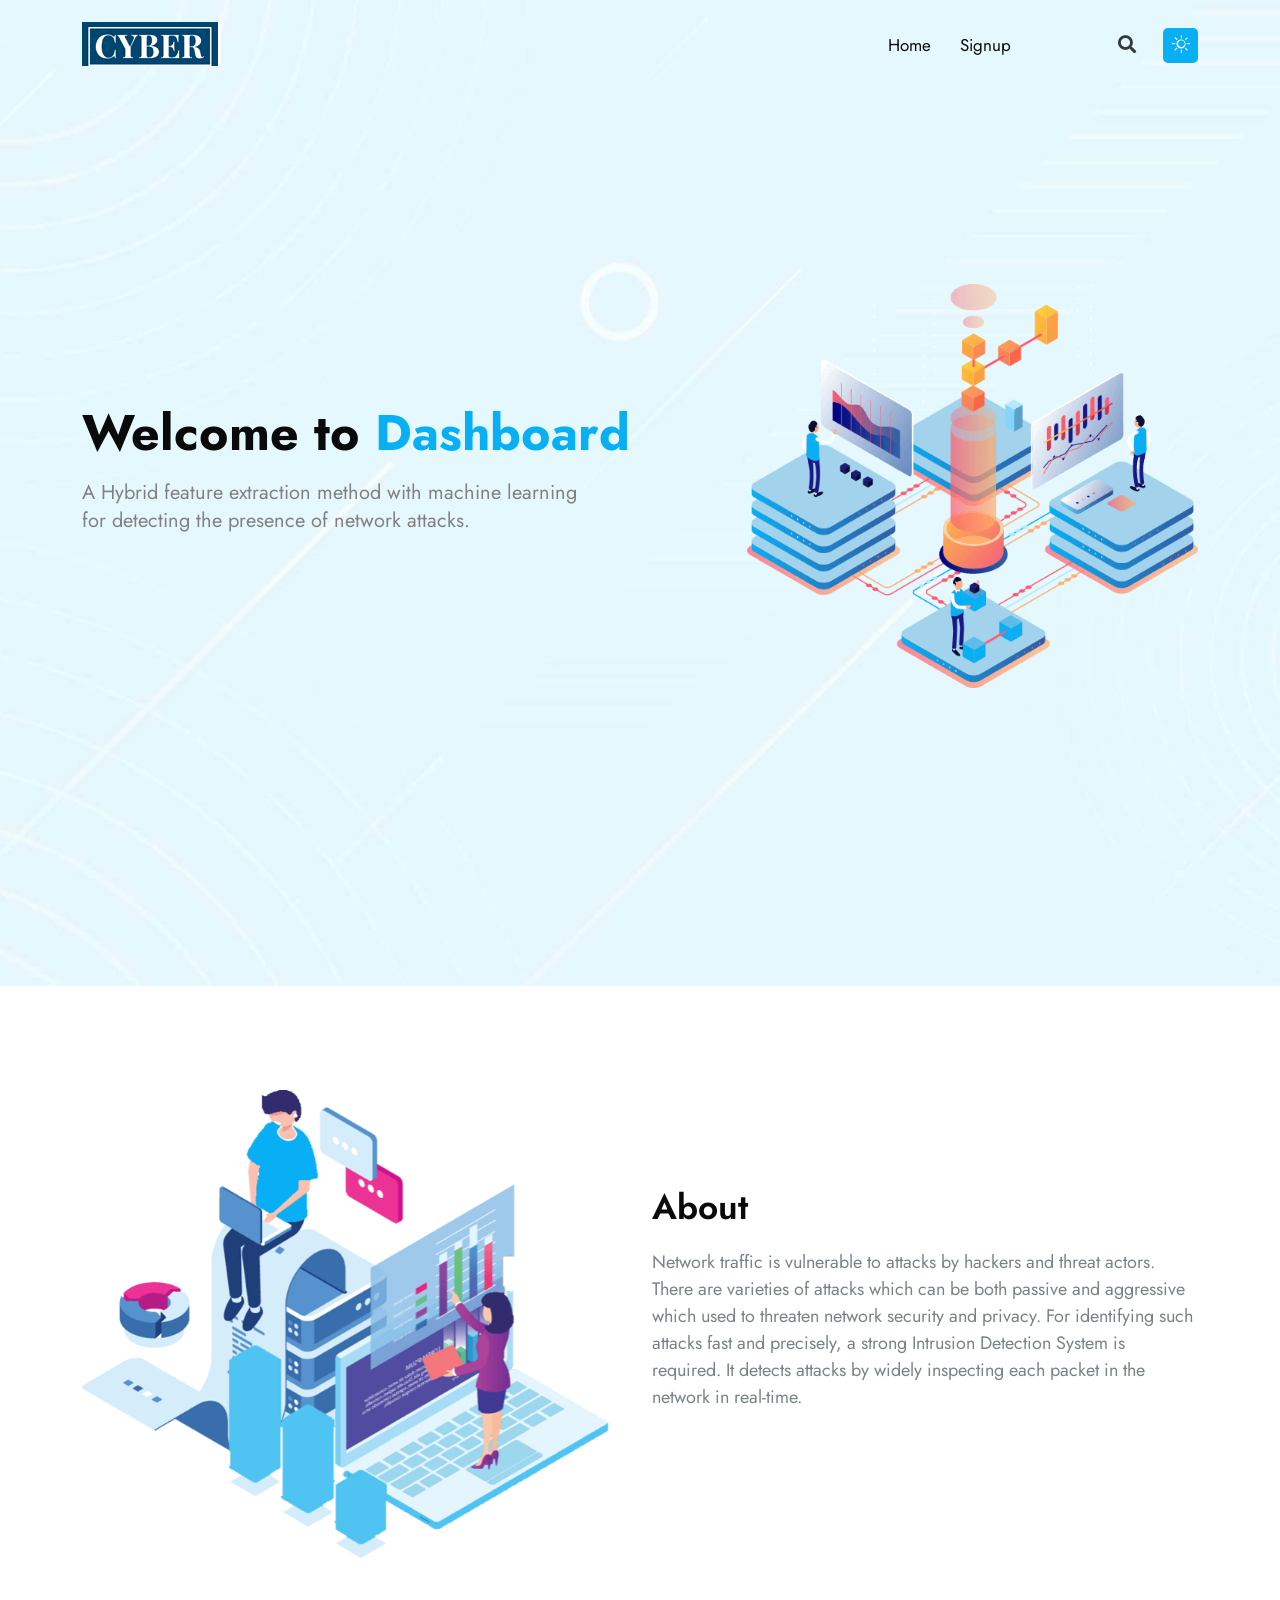
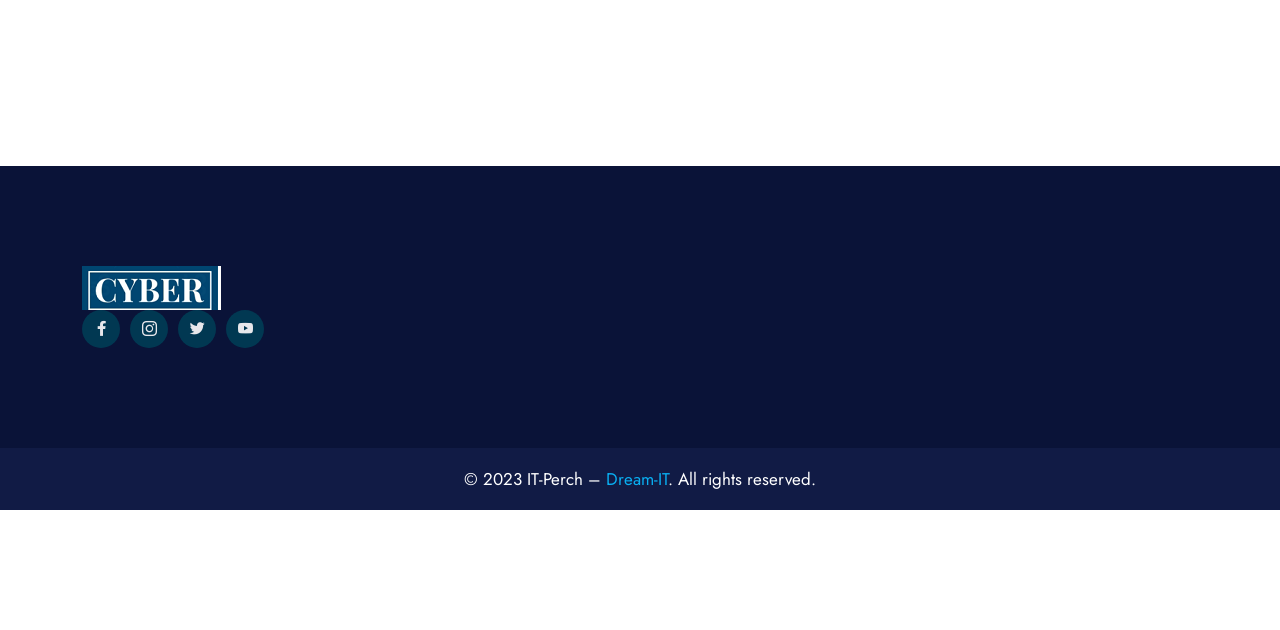
<file: templates/index.html>
<!DOCTYPE HTML>
<html lang="en-US">

<head>
	<meta charset="UTF-8">
	<meta http-equiv="x-ua-compatible" content="ie=edge">
	<title>Home</title>
	<meta name="description" content="">
	<meta name="viewport" content="width=device-width, initial-scale=1">
	<!-- Favicon -->
	<link rel="icon" type="image/png" sizes="56x56" href="static/assets/images/fav-icon/icon.png">
	<!-- bootstrap CSS -->
	<link rel="stylesheet" href="static/assets/css/bootstrap.min.css" type="text/css" media="all">
	<!-- carousel CSS -->
	<link rel="stylesheet" href="static/assets/css/owl.carousel.min.css" type="text/css" media="all">
	<!-- animate CSS -->
	<link rel="stylesheet" href="static/assets/css/animate.css" type="text/css" media="all">
	<!-- animated-text CSS -->
	<link rel="stylesheet" href="static/assets/css/animated-text.css" type="text/css" media="all">
	<!-- font-awesome CSS -->
	<link rel="stylesheet" href="static/assets/css/all.min.css" type="text/css" media="all">
	<!-- font-flaticon CSS -->
	<link rel="stylesheet" href="static/assets/css/flaticon.css" type="text/css" media="all">
	<!-- theme-default CSS -->
	<link rel="stylesheet" href="static/assets/css/theme-default.css" type="text/css" media="all">
	<!-- meanmenu CSS -->
	<link rel="stylesheet" href="static/assets/css/meanmenu.min.css" type="text/css" media="all">
	<!-- transitions CSS -->
	<link rel="stylesheet" href="static/assets/css/owl.transitions.css" type="text/css" media="all">
	<!-- venobox CSS -->
	<link rel="stylesheet" href="static/venobox/venobox.css" type="text/css" media="all">
	<!-- bootstrap icons -->
	<link rel="stylesheet" href="static/assets/css/bootstrap-icons.css" type="text/css" media="all">
	<!-- Main Style CSS -->
	<link rel="stylesheet" href="static/assets/css/style.css" type="text/css" media="all">  
	<!-- responsive CSS -->
	<link rel="stylesheet" href="static/assets/css/responsive.css" type="text/css" media="all">
	<!-- modernizr js -->
	<!-- dark lite css -->
	<link rel="stylesheet" href="static/assets/css/dark-lite.css" type="text/css">

	<link rel="stylesheet" href="static/assets/css/scrollCue.css" type="text/css">

	<script src="static/assets/js/vendor/modernizr-3.5.0.min.js"></script>
	
	<link href="https://fonts.cdnfonts.com/css/clash-display" rel="stylesheet">
                
                
</head>

<body>



	<!-- loder -->
	<div class="loader-wrapper">
		<div class="loader"></div>
		<div class="loder-section left-section"></div>
		<div class="loder-section right-section"></div>
	</div>


	<!--==================================================-->
	<!-- Start Search Popup Area -->
	<!--==================================================-->
	<div class="search-popup">
		<button class="close-search style-two"><i class="fas fa-times"></i></button>
		<form method="post" action="#">
			<div class="form-group">
				<input type="search" name="search-field" value="" placeholder="Search Here" required="">
				<button type="submit"><i class="fas fa-search"></i></button>
			</div>
		</form>
	</div>
	<!--==================================================-->
	<!-- End Search Popup Area -->
	<!--==================================================-->



	<!--==================================================-->
	<!-- Start it solution Main Menu  -->
	<!--==================================================-->

	<div id="sticky-header" class="it-solution_nav_manu">
		<div class="container">
			<div class="row align-items-center">
				<div class="col-lg-2">
					<div class="logo">
						<a class="logo_img" href="#" title="it-solution">
							<img src="static/assets/images/cyber1.png" alt="logo">
						</a>
						<a class="main_sticky" href="#" title="it-solution">
							<img src="static/assets/images/cyber1.png" alt="logo">
						</a>
					</div>
				</div>
				<div class="col-lg-10">
					<nav class="it-solution_menu">
						<ul class="nav_scroll">
							<li class="up"><a href="/">Home </a></li>
							
							<li><a href="/logon">Signup</a></li>
						</ul>
						<!-- headerm search button -->
						<div class="header-button">
							<div class="header-src-btn">
								<div class="search-box-btn search-box-outer"><i class="fas fa-search"></i></div>
							</div>
							 
						</div>
						<!-- headerm light button -->
						<div class="dark-light" onclick="themeToggle()"><span class="bi bi-sun"></span></div>
					</nav>
				</div>
			</div>
		</div>
	</div>

	<!-- dream-hub Mobile Menu  -->
	<div class="mobile-menu-area sticky d-sm-block d-md-block d-lg-none ">
		<div class="mobile-menu">
			<nav class="it-solution_menu">
				<ul class="nav_scroll">
					<li class="up"><a href="/">Home </a></li>
					
					<li><a href="/logon">Signup</a></li>
				</ul>
			</nav>
		</div>
	</div>

	<!--==================================================-->
	<!-- End it solution Main Menu  -->
	<!--==================================================-->




	<!--==================================================-->
	<!-- Start it solution Hero Section  -->
	<!--==================================================-->

	<!-- <div class="clearfix" style="clear: both;"></div>
	<div id="particles" style="background-image: url(static/assets/images/slider/bg.jpg);
		background-repeat: no-repeat;background-size: cover;background-position: center center;">
		<div id="webcoderskull">
			<div id="home" class="hero-section"> -->
				<div class="hero-section d-flex align-items-center">
					<div class="container">
						<div class="row align-items-center">
							<div class="col-lg-7">
								<div class="hero-content">
									
									<h1>Welcome to <span> Dashboard </span></h1>
									<p>A Hybrid feature extraction method with machine learning for detecting the presence of network attacks. </p>
									
								</div>
							</div>
							<div class="col-lg-5" data-tilt>
								<div class="slider-thumb">
									<img src="static/assets/images/slider/slider-thumb.png" alt="img">
								</div>
							</div>
						</div>
					</div>
				</div>
			<!-- </div>
		</div>
	</div>
	<div class="clearfix" style="clear: both;"></div> -->

	<!--==================================================-->
	<!-- End it solution Hero Section  -->
	<!--==================================================-->
	<br><br><br><br>
		
	<div class="choose-us-section">
		<div class="container">
			<div class="row align-items-center" data-cues="slideInUp" data-duration="2000">
				<div class="col-lg-6">
					<div class="choose-us-thumb" data-tilt>
						<img src="static/assets/images/resource/choose-us-thumb.png" alt="thumb">
					</div>
				</div>
				<div class="col-lg-6">
					<div class="section-title">

						<h1>About</span></h1>
						<p>Network traffic is vulnerable to attacks by hackers and threat actors. There are varieties of attacks which can be both passive and aggressive which used to threaten network security and privacy. For identifying such attacks fast and precisely, a strong Intrusion Detection System is required. It detects attacks by widely inspecting each packet in the network in real-time. </p>
					</div>
					<div class="row">
						
					
				</div>
			</div>
		</div>
	</div>

	<!--==================================================-->
	<!-- End it solution choose us Section  -->
	<!--==================================================-->

	<br><br><br><br>	<br><br><br><br>


	<div class="footer-section">
		<div class="container">
			<div class="row" data-cues="slideInUp" data-duration="2000">
				<div class="col-lg-4 col-md-6">
					<div class="footer-logo">
						 <a href="#"><img src="static/assets/images/cyber1.png" alt="bg"></a>
					</div>
					
					<div class="footer-social-icon">
						<ul>
							<li><a href="#"><i class="fab fa-facebook-f"></i></a></li>
							<li><a href="#"><i class="bi bi-instagram"></i></a></li>
							<li><a href="#"><i class="fab fa-twitter"></i></a></li>
							<li><a href="#"><i class="bi bi-youtube"></i></a></li>
						</ul>
					</div>
				</div>
				
				
			</div>
		</div>
	</div>

	<!--==================================================-->
	<!-- End it solution footer Section  -->
	<!--==================================================-->





	<!--==================================================-->
	<!-- Start it solution copyright Section  --> 
	<!--==================================================-->

	<div class="copyright-section">
		<div class="container">
			<div class="row">
				<div class="col-lg-12">
					<div class="copyright-description text-center">
						<p>© 2023 IT-Perch – <span>Dream-IT</span>. All rights reserved.</p>
					</div>
				</div>
			</div>
		</div>
	</div>

	
	<script src="static/assets/js/vendor/jquery-3.6.2.min.js"></script>

	<script src="static/assets/js/popper.min.js"></script>

	<script src="static/assets/js/bootstrap.min.js"></script>

	<script src="static/assets/js/owl.carousel.min.js"></script>

	<script src="static/assets/js/jquery.counterup.min.js"></script>

	<script src="static/assets/js/waypoints.min.js"></script>

	<script src="static/assets/js/wow.js"></script>

	<script src="static/assets/js/imagesloaded.pkgd.min.js"></script>

	<script src="static/venobox/venobox.js"></script>

	<script src="static/assets/js/animated-text.js"></script>

	<script src="static/venobox/venobox.min.js"></script>

	<script src="static/assets/js/isotope.pkgd.min.js"></script>

	<script src="static/assets/js/jquery.meanmenu.js"></script>

	<script src="static/assets/js/jquery.scrollUp.js"></script>

	<script src="static/assets/js/jquery.barfiller.js"></script>

	<script src="static/assets/js/vanilla-tilt.min.js"></script>

	<script src="static/assets/js/dark-lite.js"></script>

	<script src="static/assets/js/particls.js"></script>

	<script src="static/assets/js/scrollCue.min.js"></script>

	<script src="static/assets/js/theme.js"></script>

</body>

</html>
</file>
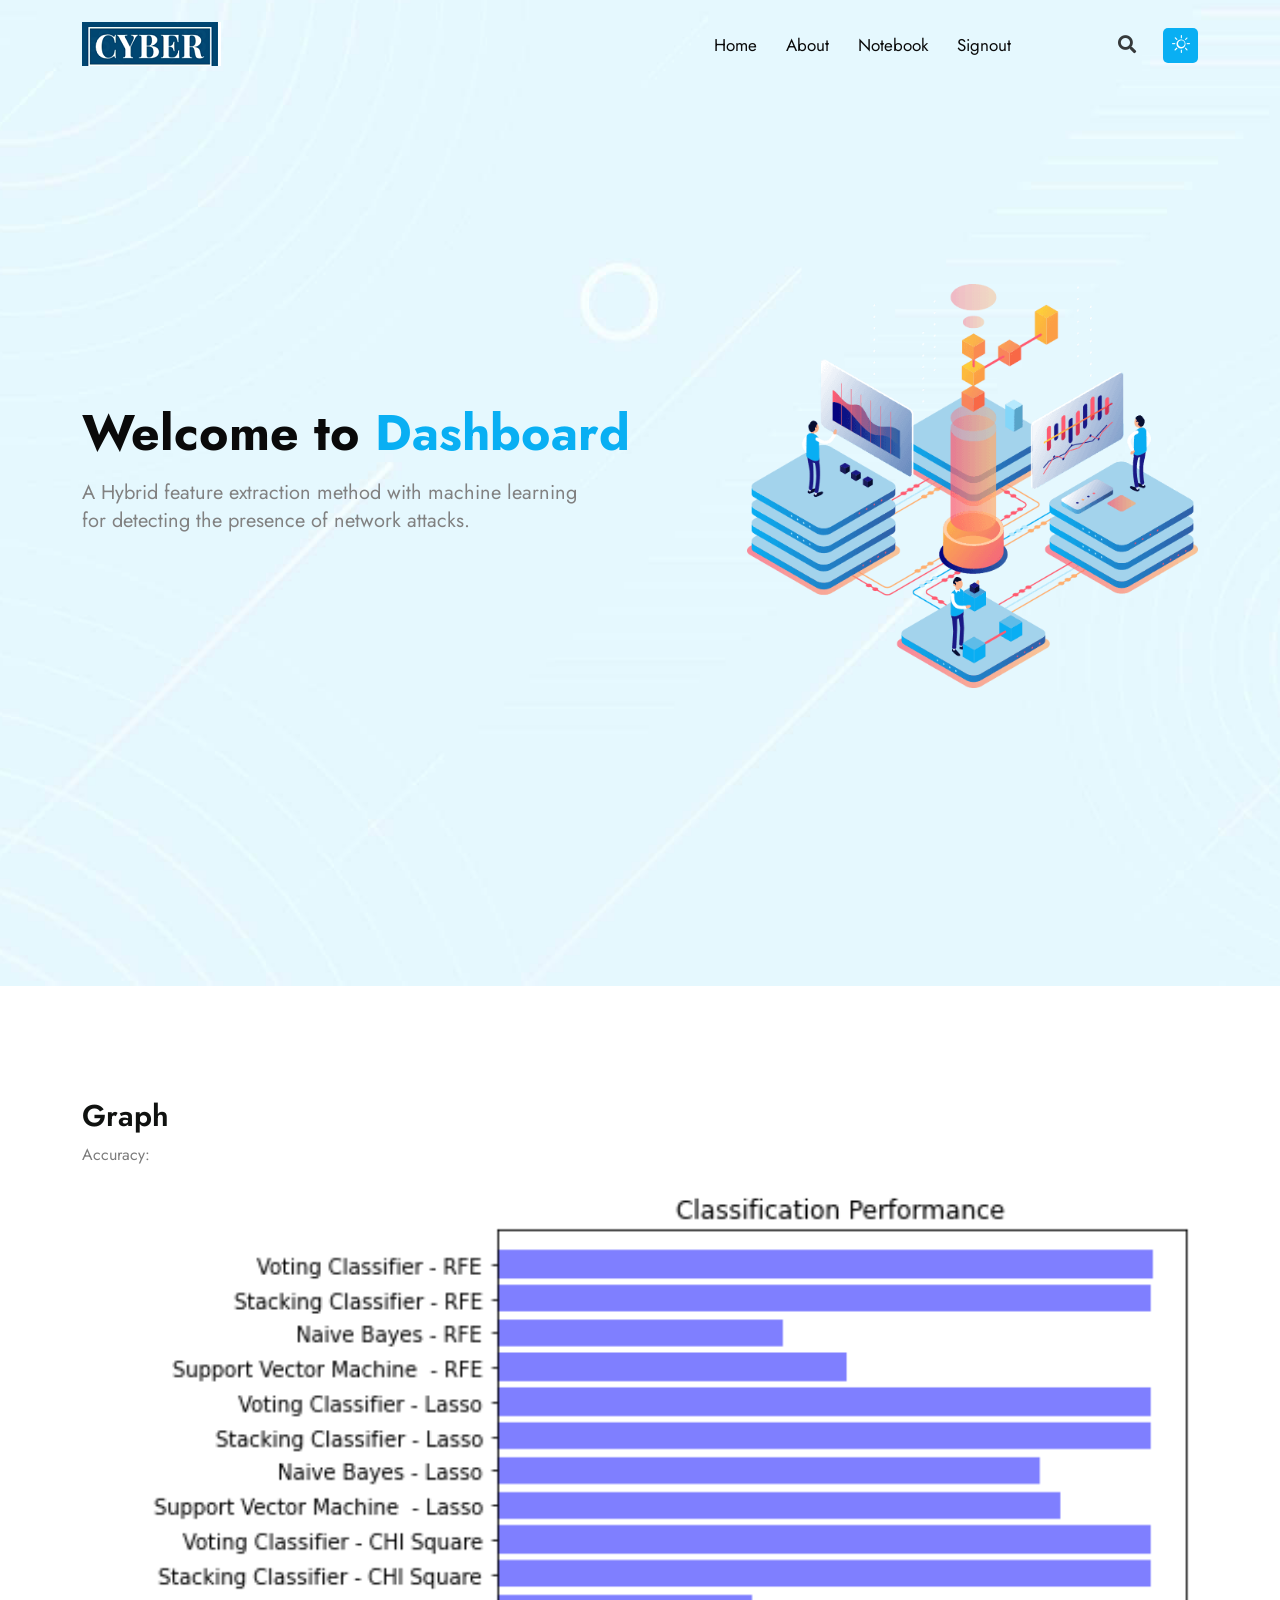
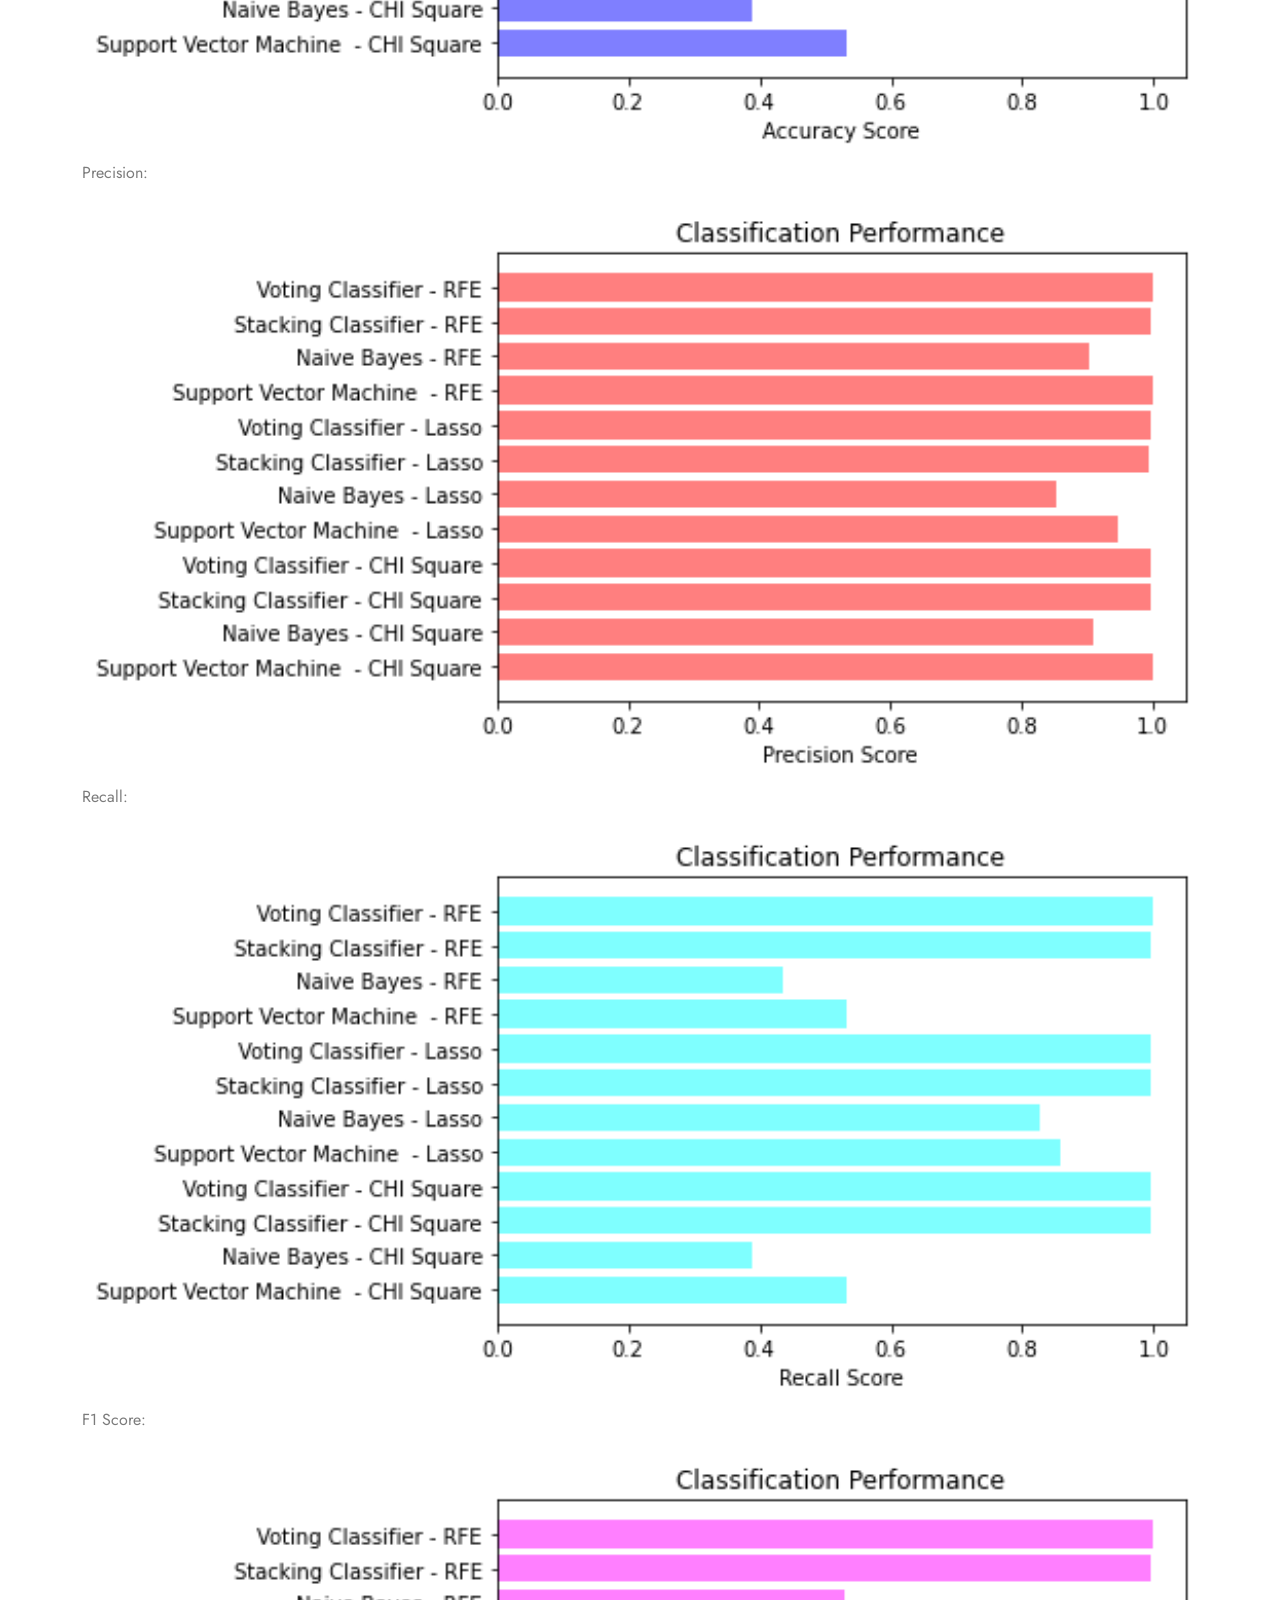
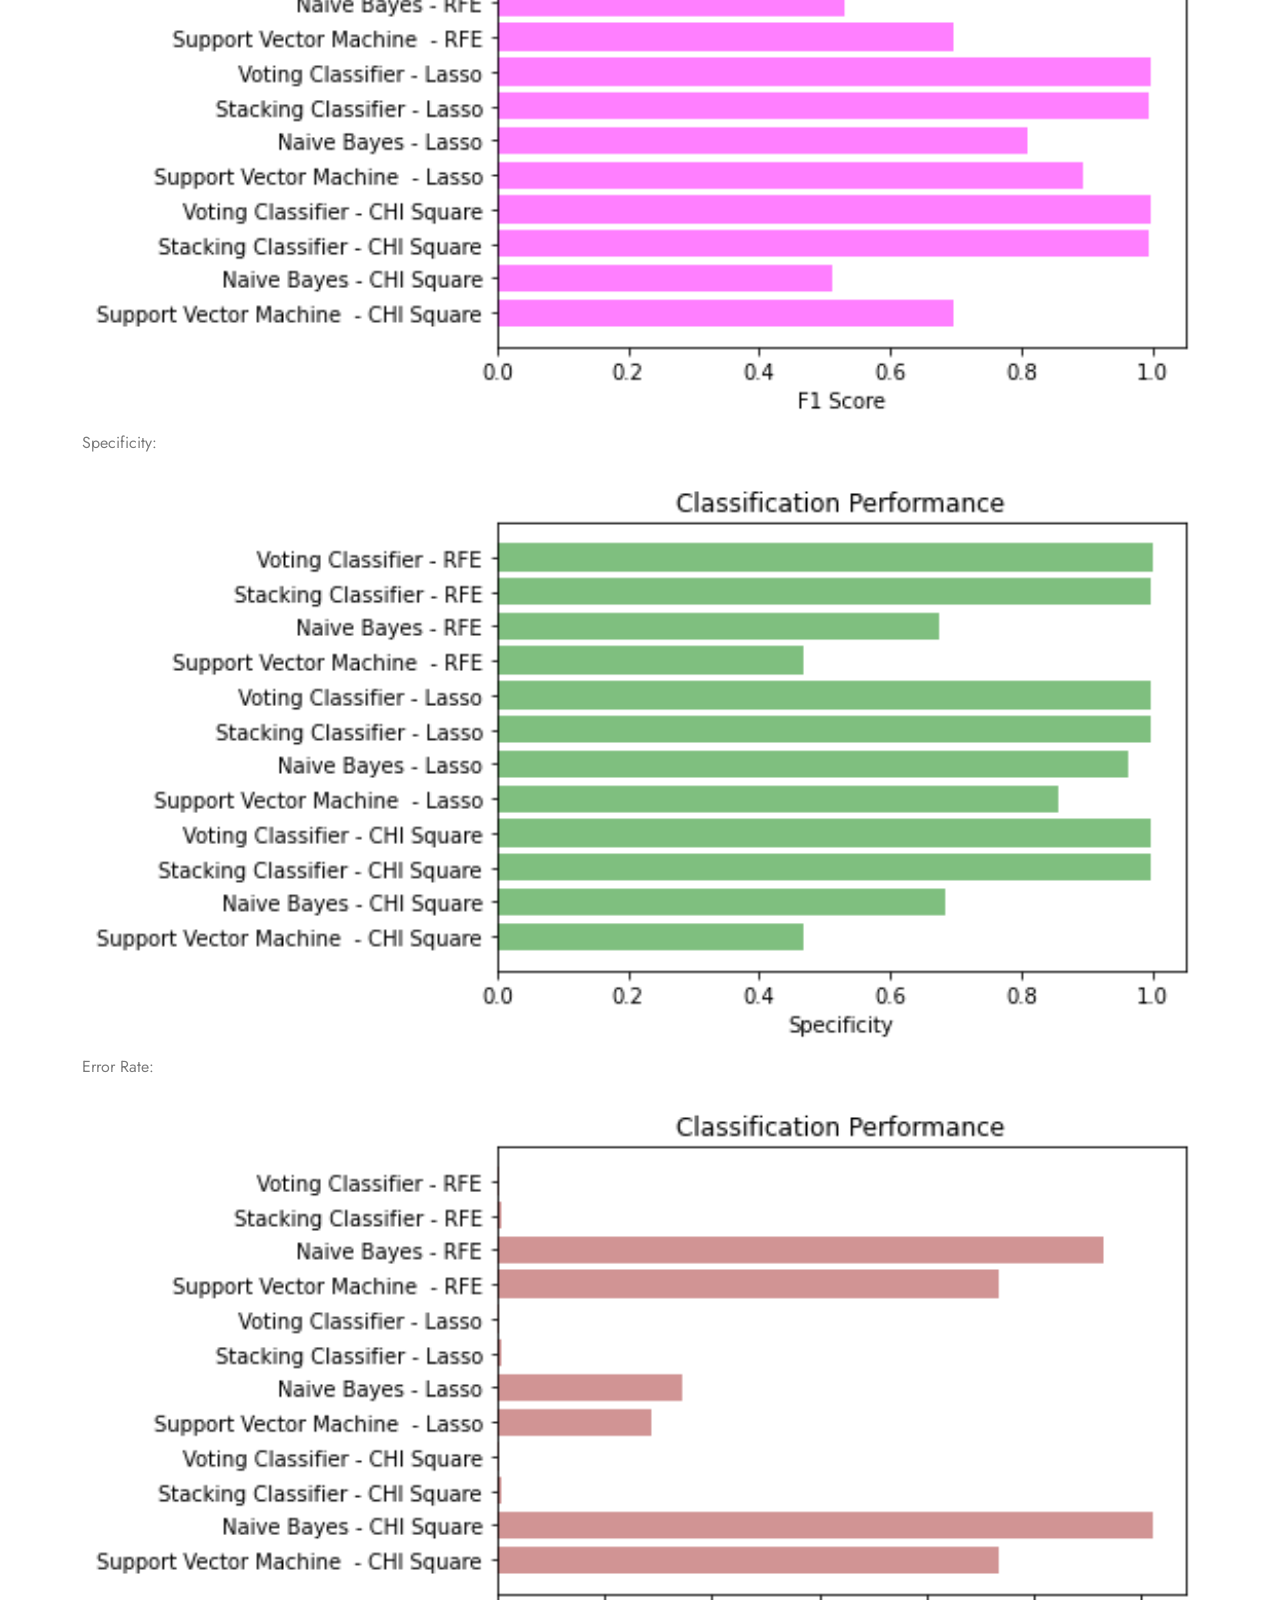
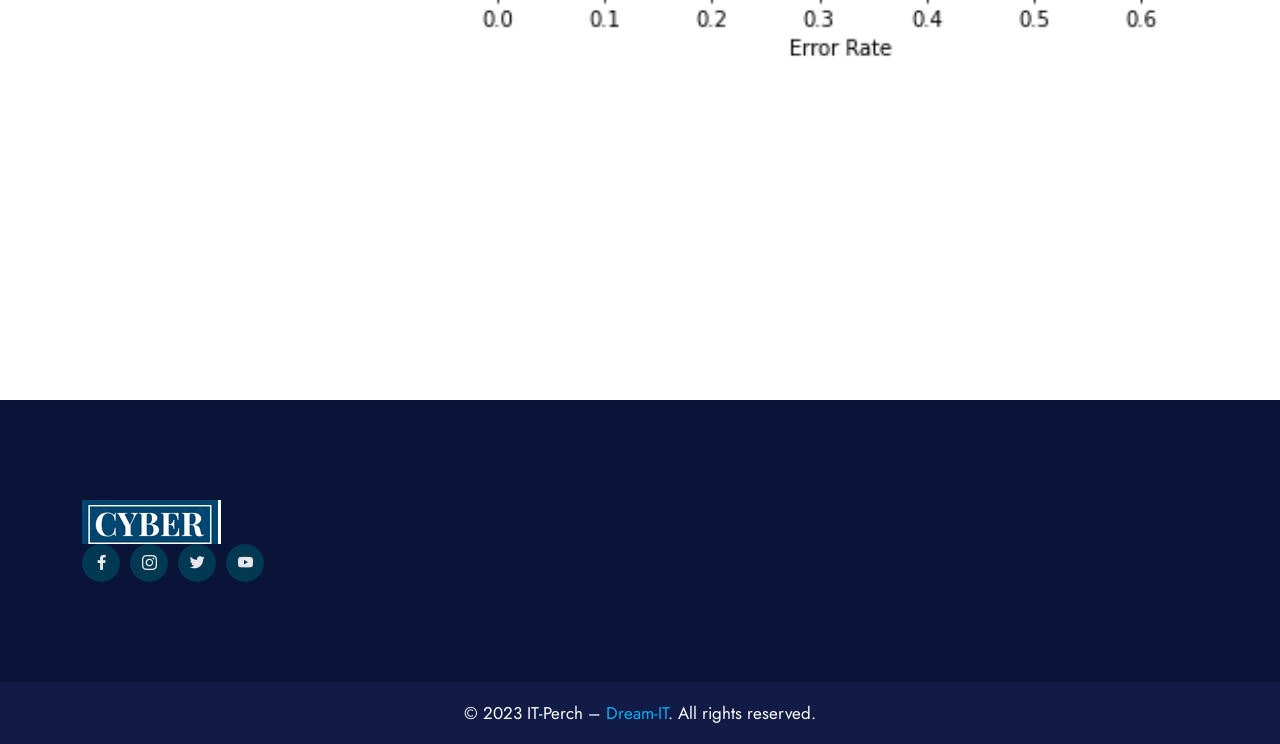
<file: templates/about.html>
<!DOCTYPE HTML>
<html lang="en-US">

<head>
	<meta charset="UTF-8">
	<meta http-equiv="x-ua-compatible" content="ie=edge">
	<title>Home</title>
	<meta name="description" content="">
	<meta name="viewport" content="width=device-width, initial-scale=1">
	<!-- Favicon -->
	<link rel="icon" type="image/png" sizes="56x56" href="static/assets/images/fav-icon/icon.png">
	<!-- bootstrap CSS -->
	<link rel="stylesheet" href="static/assets/css/bootstrap.min.css" type="text/css" media="all">
	<!-- carousel CSS -->
	<link rel="stylesheet" href="static/assets/css/owl.carousel.min.css" type="text/css" media="all">
	<!-- animate CSS -->
	<link rel="stylesheet" href="static/assets/css/animate.css" type="text/css" media="all">
	<!-- animated-text CSS -->
	<link rel="stylesheet" href="static/assets/css/animated-text.css" type="text/css" media="all">
	<!-- font-awesome CSS -->
	<link rel="stylesheet" href="static/assets/css/all.min.css" type="text/css" media="all">
	<!-- font-flaticon CSS -->
	<link rel="stylesheet" href="static/assets/css/flaticon.css" type="text/css" media="all">
	<!-- theme-default CSS -->
	<link rel="stylesheet" href="static/assets/css/theme-default.css" type="text/css" media="all">
	<!-- meanmenu CSS -->
	<link rel="stylesheet" href="static/assets/css/meanmenu.min.css" type="text/css" media="all">
	<!-- transitions CSS -->
	<link rel="stylesheet" href="static/assets/css/owl.transitions.css" type="text/css" media="all">
	<!-- venobox CSS -->
	<link rel="stylesheet" href="static/venobox/venobox.css" type="text/css" media="all">
	<!-- bootstrap icons -->
	<link rel="stylesheet" href="static/assets/css/bootstrap-icons.css" type="text/css" media="all">
	<!-- Main Style CSS -->
	<link rel="stylesheet" href="static/assets/css/style.css" type="text/css" media="all">  
	<!-- responsive CSS -->
	<link rel="stylesheet" href="static/assets/css/responsive.css" type="text/css" media="all">
	<!-- modernizr js -->
	<!-- dark lite css -->
	<link rel="stylesheet" href="static/assets/css/dark-lite.css" type="text/css">

	<link rel="stylesheet" href="static/assets/css/scrollCue.css" type="text/css">

	<script src="static/assets/js/vendor/modernizr-3.5.0.min.js"></script>
	
	<link href="https://fonts.cdnfonts.com/css/clash-display" rel="stylesheet">
                
                
</head>

<body>



	<!-- loder -->
	<div class="loader-wrapper">
		<div class="loader"></div>
		<div class="loder-section left-section"></div>
		<div class="loder-section right-section"></div>
	</div>


	<!--==================================================-->
	<!-- Start Search Popup Area -->
	<!--==================================================-->
	<div class="search-popup">
		<button class="close-search style-two"><i class="fas fa-times"></i></button>
		<form method="post" action="#">
			<div class="form-group">
				<input type="search" name="search-field" value="" placeholder="Search Here" required="">
				<button type="submit"><i class="fas fa-search"></i></button>
			</div>
		</form>
	</div>
	<!--==================================================-->
	<!-- End Search Popup Area -->
	<!--==================================================-->



	<!--==================================================-->
	<!-- Start it solution Main Menu  -->
	<!--==================================================-->

	<div id="sticky-header" class="it-solution_nav_manu">
		<div class="container">
			<div class="row align-items-center">
				<div class="col-lg-2">
					<div class="logo">
						<a class="logo_img" href="#" title="it-solution">
							<img src="static/assets/images/cyber1.png" alt="logo">
						</a>
						<a class="main_sticky" href="#" title="it-solution">
							<img src="static/assets/images/cyber1.png" alt="logo">
						</a>
					</div>
				</div>
				<div class="col-lg-10">
					<nav class="it-solution_menu">
						<ul class="nav_scroll">
							<li class="up"><a href="/home">Home </a></li>
					<li class="up"><a href="/about">About </a></li>
          <li class="up"><a href="/notebook">Notebook </a></li>
					<li><a href="/login">Signout</a></li>
						</ul>
						<!-- headerm search button -->
						<div class="header-button">
							<div class="header-src-btn">
								<div class="search-box-btn search-box-outer"><i class="fas fa-search"></i></div>
							</div>
							 
						</div>
						<!-- headerm light button -->
						<div class="dark-light" onclick="themeToggle()"><span class="bi bi-sun"></span></div>
					</nav>
				</div>
			</div>
		</div>
	</div>

	<!-- dream-hub Mobile Menu  -->
	<div class="mobile-menu-area sticky d-sm-block d-md-block d-lg-none ">
		<div class="mobile-menu">
			<nav class="it-solution_menu">
				<ul class="nav_scroll">
					<li class="up"><a href="/home">Home </a></li>
					<li class="up"><a href="/about">About </a></li>
          <li class="up"><a href="/notebook">Notebook </a></li>
					<li><a href="/login">Signout</a></li>
				</ul>
			</nav>
		</div>
	</div>

	<!--==================================================-->
	<!-- End it solution Main Menu  -->
	<!--==================================================-->




	<!--==================================================-->
	<!-- Start it solution Hero Section  -->
	<!--==================================================-->

	<!-- <div class="clearfix" style="clear: both;"></div>
	<div id="particles" style="background-image: url(static/assets/images/slider/bg.jpg);
		background-repeat: no-repeat;background-size: cover;background-position: center center;">
		<div id="webcoderskull">
			<div id="home" class="hero-section"> -->
				<div class="hero-section d-flex align-items-center">
					<div class="container">
						<div class="row align-items-center">
							<div class="col-lg-7">
								<div class="hero-content">
									
									<h1>Welcome to <span> Dashboard </span></h1>
									<p>A Hybrid feature extraction method with machine learning for detecting the presence of network attacks. </p>
									
								</div>
							</div>
							<div class="col-lg-5" data-tilt>
								<div class="slider-thumb">
									<img src="static/assets/images/slider/slider-thumb.png" alt="img">
								</div>
							</div>
						</div>
					</div>
				</div>
			<!-- </div>
		</div>
	</div>
	<div class="clearfix" style="clear: both;"></div> -->

	<!--==================================================-->
	<!-- End it solution Hero Section  -->
	<!--==================================================-->
	<br><br><br><br>
		
	<div class="choose-us-section">
		<div class="container">
			<div class="row align-items-center" data-cues="slideInUp" data-duration="2000">
          <h3>Graph</h3><br><br>
          <p>Accuracy:</p><br>
				  <img src="../static/download.png">
				  <br><br><br>
				  <p>Precision:</p><br><br>
				  <img src="../static/download (1).png">
				  <br><br><br>
				  <p>Recall:</p><br><br>
				  <img src="../static/download (2).png">
				  <br><br><br><br>
				  <p>F1 Score:</p><br><br>
				  <img src="../static/download (3).png">
				  <br><br><br><br>
				  <p>Specificity:</p><br><br>
				  <img src="../static/download (4).png">
				  <br><br><br><br>
				  <p>Error Rate:</p><br><br>
				  <img src="../static/download (5).png">
                  <br>
				  
                </div>
              </div>
            </div>
          </div>
        
          <!--==================================================-->
          <!-- End it solution choose us Section  -->
          <!--==================================================-->
        
          <br><br><br><br>	<br><br><br><br>
        
        
          <div class="footer-section">
            <div class="container">
              <div class="row" data-cues="slideInUp" data-duration="2000">
                <div class="col-lg-4 col-md-6">
                  <div class="footer-logo">
                     <a href="#"><img src="static/assets/images/cyber1.png" alt="bg"></a>
                  </div>
                  
                  <div class="footer-social-icon">
                    <ul>
                      <li><a href="#"><i class="fab fa-facebook-f"></i></a></li>
                      <li><a href="#"><i class="bi bi-instagram"></i></a></li>
                      <li><a href="#"><i class="fab fa-twitter"></i></a></li>
                      <li><a href="#"><i class="bi bi-youtube"></i></a></li>
                    </ul>
                  </div>
                </div>
                
                
              </div>
            </div>
          </div>
        
          <!--==================================================-->
          <!-- End it solution footer Section  -->
          <!--==================================================-->
        
        
        
        
        
          <!--==================================================-->
          <!-- Start it solution copyright Section  --> 
          <!--==================================================-->
        
          <div class="copyright-section">
            <div class="container">
              <div class="row">
                <div class="col-lg-12">
                  <div class="copyright-description text-center">
                    <p>© 2023 IT-Perch – <span>Dream-IT</span>. All rights reserved.</p>
                  </div>
                </div>
              </div>
            </div>
          </div>
        
          
          <script src="static/assets/js/vendor/jquery-3.6.2.min.js"></script>
        
          <script src="static/assets/js/popper.min.js"></script>
        
          <script src="static/assets/js/bootstrap.min.js"></script>
        
          <script src="static/assets/js/owl.carousel.min.js"></script>
        
          <script src="static/assets/js/jquery.counterup.min.js"></script>
        
          <script src="static/assets/js/waypoints.min.js"></script>
        
          <script src="static/assets/js/wow.js"></script>
        
          <script src="static/assets/js/imagesloaded.pkgd.min.js"></script>
        
          <script src="static/venobox/venobox.js"></script>
        
          <script src="static/assets/js/animated-text.js"></script>
        
          <script src="static/venobox/venobox.min.js"></script>
        
          <script src="static/assets/js/isotope.pkgd.min.js"></script>
        
          <script src="static/assets/js/jquery.meanmenu.js"></script>
        
          <script src="static/assets/js/jquery.scrollUp.js"></script>
        
          <script src="static/assets/js/jquery.barfiller.js"></script>
        
          <script src="static/assets/js/vanilla-tilt.min.js"></script>
        
          <script src="static/assets/js/dark-lite.js"></script>
        
          <script src="static/assets/js/particls.js"></script>
        
          <script src="static/assets/js/scrollCue.min.js"></script>
        
          <script src="static/assets/js/theme.js"></script>
        
        </body>
        
        </html>
</file>
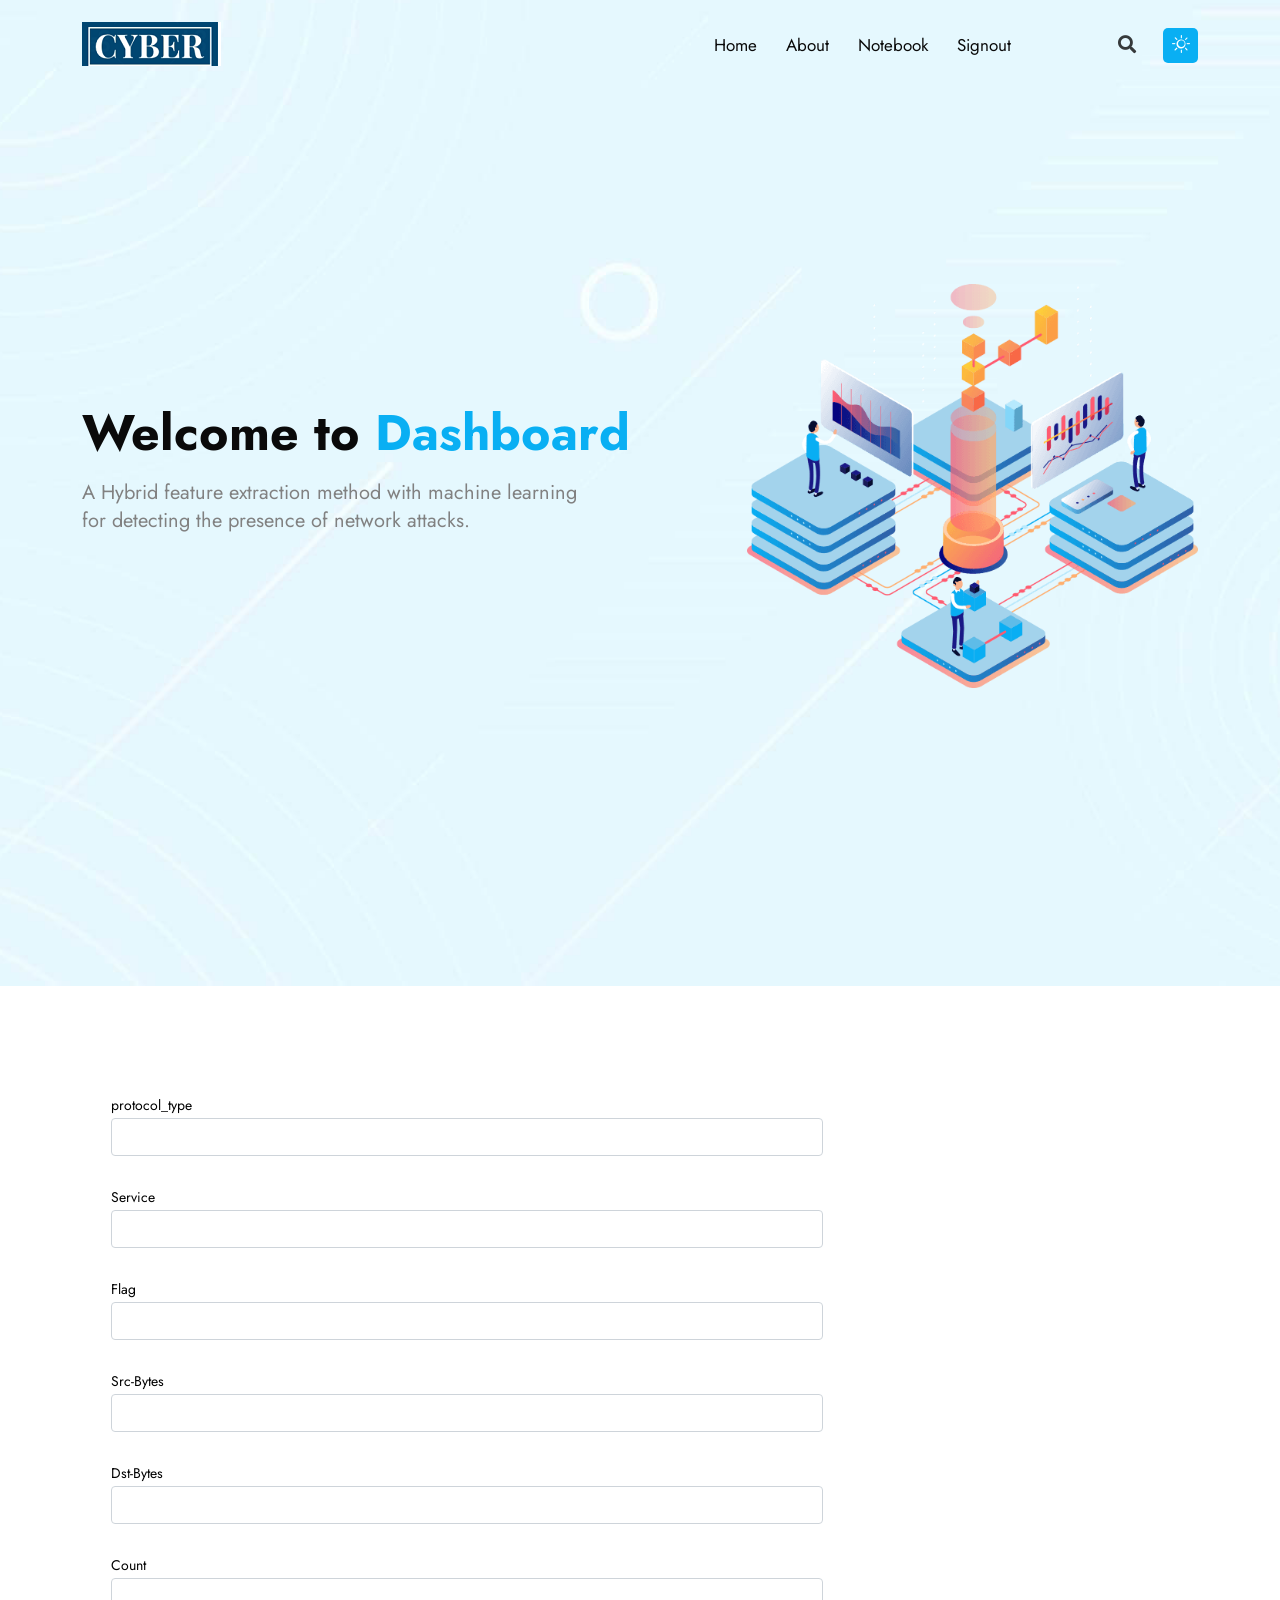
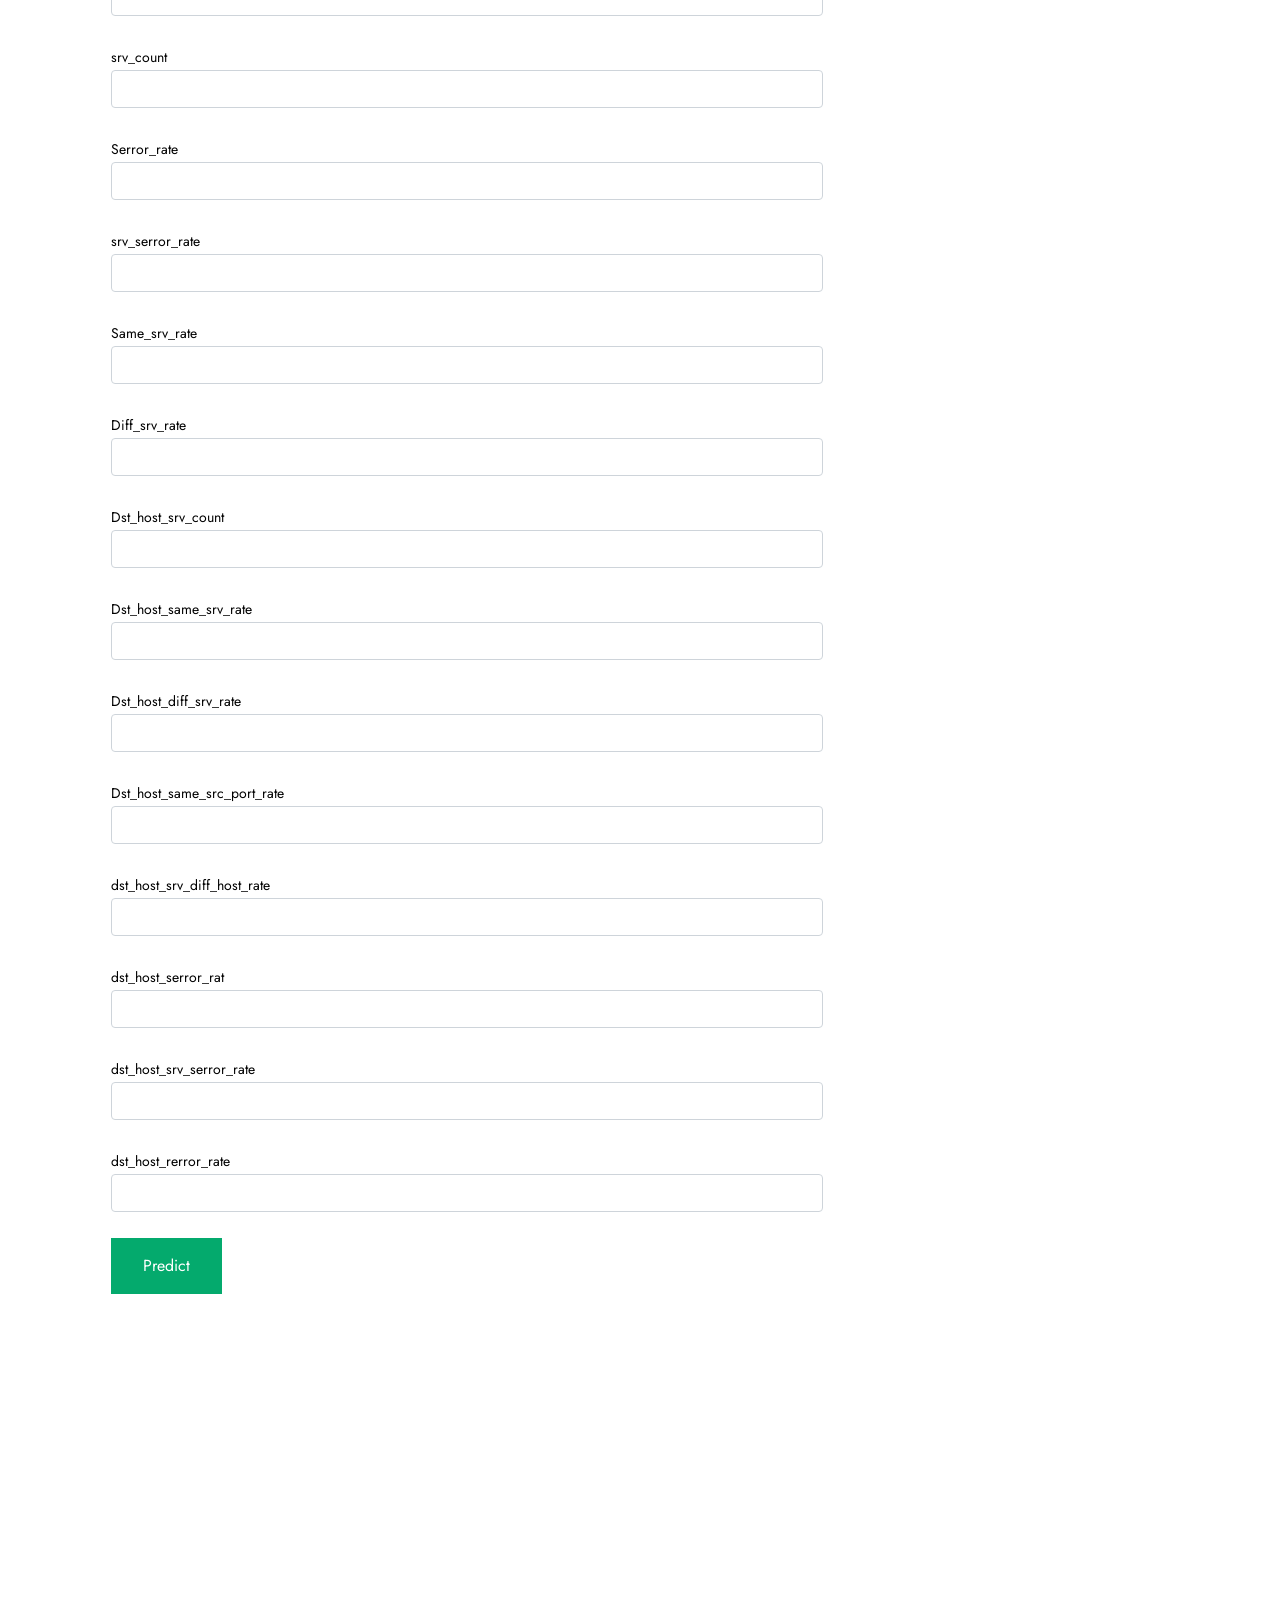
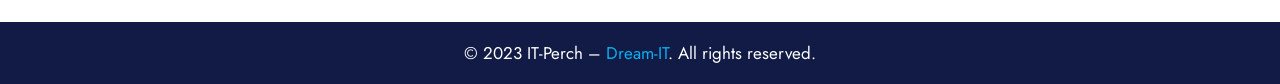
<file: templates/home.html>
<!DOCTYPE HTML>
<html lang="en-US">

<head>
	<meta charset="UTF-8">
	<meta http-equiv="x-ua-compatible" content="ie=edge">
	<title>Home</title>
	<meta name="description" content="">
	<meta name="viewport" content="width=device-width, initial-scale=1">
	<!-- Favicon -->
	<link rel="icon" type="image/png" sizes="56x56" href="static/assets/images/fav-icon/icon.png">
	<!-- bootstrap CSS -->
	<link rel="stylesheet" href="static/assets/css/bootstrap.min.css" type="text/css" media="all">
	<!-- carousel CSS -->
	<link rel="stylesheet" href="static/assets/css/owl.carousel.min.css" type="text/css" media="all">
	<!-- animate CSS -->
	<link rel="stylesheet" href="static/assets/css/animate.css" type="text/css" media="all">
	<!-- animated-text CSS -->
	<link rel="stylesheet" href="static/assets/css/animated-text.css" type="text/css" media="all">
	<!-- font-awesome CSS -->
	<link rel="stylesheet" href="static/assets/css/all.min.css" type="text/css" media="all">
	<!-- font-flaticon CSS -->
	<link rel="stylesheet" href="static/assets/css/flaticon.css" type="text/css" media="all">
	<!-- theme-default CSS -->
	<link rel="stylesheet" href="static/assets/css/theme-default.css" type="text/css" media="all">
	<!-- meanmenu CSS -->
	<link rel="stylesheet" href="static/assets/css/meanmenu.min.css" type="text/css" media="all">
	<!-- transitions CSS -->
	<link rel="stylesheet" href="static/assets/css/owl.transitions.css" type="text/css" media="all">
	<!-- venobox CSS -->
	<link rel="stylesheet" href="static/venobox/venobox.css" type="text/css" media="all">
	<!-- bootstrap icons -->
	<link rel="stylesheet" href="static/assets/css/bootstrap-icons.css" type="text/css" media="all">
	<!-- Main Style CSS -->
	<link rel="stylesheet" href="static/assets/css/style.css" type="text/css" media="all">  
	<!-- responsive CSS -->
	<link rel="stylesheet" href="static/assets/css/responsive.css" type="text/css" media="all">
	<!-- modernizr js -->
	<!-- dark lite css -->
	<link rel="stylesheet" href="static/assets/css/dark-lite.css" type="text/css">

	<link rel="stylesheet" href="static/assets/css/scrollCue.css" type="text/css">

	<script src="static/assets/js/vendor/modernizr-3.5.0.min.js"></script>
	
	<link href="https://fonts.cdnfonts.com/css/clash-display" rel="stylesheet">
                
                
</head>

<body>



	<!-- loder -->
	<div class="loader-wrapper">
		<div class="loader"></div>
		<div class="loder-section left-section"></div>
		<div class="loder-section right-section"></div>
	</div>


	<!--==================================================-->
	<!-- Start Search Popup Area -->
	<!--==================================================-->
	<div class="search-popup">
		<button class="close-search style-two"><i class="fas fa-times"></i></button>
		<form method="post" action="#">
			<div class="form-group">
				<input type="search" name="search-field" value="" placeholder="Search Here" required="">
				<button type="submit"><i class="fas fa-search"></i></button>
			</div>
		</form>
	</div>
	<!--==================================================-->
	<!-- End Search Popup Area -->
	<!--==================================================-->



	<!--==================================================-->
	<!-- Start it solution Main Menu  -->
	<!--==================================================-->

	<div id="sticky-header" class="it-solution_nav_manu">
		<div class="container">
			<div class="row align-items-center">
				<div class="col-lg-2">
					<div class="logo">
						<a class="logo_img" href="#" title="it-solution">
							<img src="static/assets/images/cyber1.png" alt="logo">
						</a>
						<a class="main_sticky" href="#" title="it-solution">
							<img src="static/assets/images/cyber1.png" alt="logo">
						</a>
					</div>
				</div>
				<div class="col-lg-10">
					<nav class="it-solution_menu">
						<ul class="nav_scroll">
							<li class="up"><a href="/home">Home </a></li>
					<li class="up"><a href="/about">About </a></li>
          <li class="up"><a href="/notebook">Notebook </a></li>
					<li><a href="/login">Signout</a></li>
						</ul>
						<!-- headerm search button -->
						<div class="header-button">
							<div class="header-src-btn">
								<div class="search-box-btn search-box-outer"><i class="fas fa-search"></i></div>
							</div>
							 
						</div>
						<!-- headerm light button -->
						<div class="dark-light" onclick="themeToggle()"><span class="bi bi-sun"></span></div>
					</nav>
				</div>
			</div>
		</div>
	</div>

	<!-- dream-hub Mobile Menu  -->
	<div class="mobile-menu-area sticky d-sm-block d-md-block d-lg-none ">
		<div class="mobile-menu">
			<nav class="it-solution_menu">
				<ul class="nav_scroll">
					<li class="up"><a href="/home">Home </a></li>
					<li class="up"><a href="/about">About </a></li>
          <li class="up"><a href="/notebook">Notebook </a></li>
					<li><a href="/login">Signout</a></li>
				</ul>
			</nav>
		</div>
	</div>

	<!--==================================================-->
	<!-- End it solution Main Menu  -->
	<!--==================================================-->




	<!--==================================================-->
	<!-- Start it solution Hero Section  -->
	<!--==================================================-->

	<!-- <div class="clearfix" style="clear: both;"></div>
	<div id="particles" style="background-image: url(static/assets/images/slider/bg.jpg);
		background-repeat: no-repeat;background-size: cover;background-position: center center;">
		<div id="webcoderskull">
			<div id="home" class="hero-section"> -->
				<div class="hero-section d-flex align-items-center">
					<div class="container">
						<div class="row align-items-center">
							<div class="col-lg-7">
								<div class="hero-content">
									
									<h1>Welcome to <span> Dashboard </span></h1>
									<p>A Hybrid feature extraction method with machine learning for detecting the presence of network attacks. </p>
									
								</div>
							</div>
							<div class="col-lg-5" data-tilt>
								<div class="slider-thumb">
									<img src="static/assets/images/slider/slider-thumb.png" alt="img">
								</div>
							</div>
						</div>
					</div>
				</div>
			<!-- </div>
		</div>
	</div>
	<div class="clearfix" style="clear: both;"></div> -->

	<!--==================================================-->
	<!-- End it solution Hero Section  -->
	<!--==================================================-->
	<br><br><br><br>
		
	<div class="choose-us-section">
		<div class="container">
			<div class="row align-items-center" data-cues="slideInUp" data-duration="2000">
            <form action="/predict" method="post" style="width: 100%;font-size: larger;margin-left: 5px;border-color: black;">
              <div class="container">
               
              <div class="col-8">
                <div class="form-group">
                   <label  style="color: black;" for="age">protocol_type</label>
                  <input class="form-control" type="text" id="age" name="0" required="required">
                </div> <br>
              <div class="form-group">
                 <label style="color: black;" for="age">Service</label>
                <input class="form-control" type="text" id="age" name="1" required="required">
              </div><br>

              <div class="form-group">
                 <label style="color: black;" for="age">Flag</label>
                <input class="form-control" type="text" id="age" name="2" required="required">
              </div>  
              <br>
              <div class="form-group">
                 <label style="color: black;" for="age">Src-Bytes</label>
                <input class="form-control" type="text" id="age" name="3" required="required">
              </div>
          
              <br>
          
                <div class="form-group">
                   <label style="color: black;" for="age">Dst-Bytes</label>
                  <input class="form-control" type="text" id="age" name="4" required="required">
                </div><br>
              
                <div class="form-group">
                   <label style="color: black;" for="age">Count</label>
                  <input class="form-control" type="text" id="age" name="5" required="required">
                </div><br>
                <div class="form-group">
                   <label style="color: black;" for="age">srv_count</label>
                  <input class="form-control" type="text" id="age" name="6" required="required">
                </div><br>
               
                <div class="form-group">
                   <label style="color: black;" for="age">Serror_rate</label>
                  <input class="form-control" type="text" id="age" name="7" required="required">
                </div><br>
                <div class="form-group">
                   <label style="color: black;" for="age">srv_serror_rate</label>
                  <input class="form-control" type="text" id="age" name="8" required="required">
                </div><br>
                <div class="form-group">
                   <label style="color: black;" for="age">Same_srv_rate</label>
                  <input class="form-control" type="text" id="age" name="9" required="required">
                </div>
                <br>
                <div class="form-group">
                   <label style="color: black;" for="age">Diff_srv_rate</label>
                  <input class="form-control" type="text" id="age" name="10" required="required">
                </div><br>
          
                <div class="form-group">
                   <label style="color: black;" for="age">Dst_host_srv_count</label>
                  <input class="form-control" type="text" id="age" name="11" required="required">
                </div>
                <br>
                <div class="form-group">
                   <label style="color: black;" for="age">Dst_host_same_srv_rate</label>
                  <input class="form-control" type="text" id="age" name="12" required="required">
                </div><br>

                <div class="form-group">
                   <label style="color: black;" for="age">Dst_host_diff_srv_rate</label>
                  <input class="form-control" type="text" id="age" name="13" required="required">
                </div><br>

                <div class="form-group">
                   <label style="color: black;" for="age">Dst_host_same_src_port_rate</label>
                  <input class="form-control" type="text" id="age" name="14" required="required">
                </div><br>

                <div class="form-group">
                   <label style="color: black;" for="age">dst_host_srv_diff_host_rate</label>
                  <input class="form-control" type="text" id="age" name="15" required="required">
                </div><br>
                <div class="form-group">
                   <label style="color: black;" for="age">dst_host_serror_rat</label>
                  <input class="form-control" type="text" id="age" name="16" required="required">
                </div>
                <br>
                <div class="form-group">
                   <label style="color: black;" for="age">dst_host_srv_serror_rate</label>
                  <input class="form-control" type="text" id="age" name="17" required="required">
                </div><br>
          
                <div class="form-group">
                   <label style="color: black;" for="age">dst_host_rerror_rate</label>
                  <input class="form-control" type="text" id="age" name="18" required="required">
                </div>
                <br>
                


                <button type="submit" class="button" style=" background-color: #04AA6D; /* Green */
                border: none;
                color: white;
                padding: 15px 32px;
                text-align: center;
                text-decoration: none;
                display: inline-block;
                font-size: 16px;">Predict</button>
            </form>
          </div>
        </div>
      </div>
    </div>
  
    <!--==================================================-->
    <!-- End it solution choose us Section  -->
    <!--==================================================-->
  
    <br><br><br><br>	<br><br><br><br>
  
  
   
          
        </div>
      </div>
    </div>
  
    <!--==================================================-->
    <!-- End it solution footer Section  -->
    <!--==================================================-->
  
  
  
  
  
    <!--==================================================-->
    <!-- Start it solution copyright Section  --> 
    <!--==================================================-->
  
    <div class="copyright-section">
      <div class="container">
        <div class="row">
          <div class="col-lg-12">
            <div class="copyright-description text-center">
              <p>© 2023 IT-Perch – <span>Dream-IT</span>. All rights reserved.</p>
            </div>
          </div>
        </div>
      </div>
    </div>
  
    
    <script src="static/assets/js/vendor/jquery-3.6.2.min.js"></script>
  
    <script src="static/assets/js/popper.min.js"></script>
  
    <script src="static/assets/js/bootstrap.min.js"></script>
  
    <script src="static/assets/js/owl.carousel.min.js"></script>
  
    <script src="static/assets/js/jquery.counterup.min.js"></script>
  
    <script src="static/assets/js/waypoints.min.js"></script>
  
    <script src="static/assets/js/wow.js"></script>
  
    <script src="static/assets/js/imagesloaded.pkgd.min.js"></script>
  
    <script src="static/venobox/venobox.js"></script>
  
    <script src="static/assets/js/animated-text.js"></script>
  
    <script src="static/venobox/venobox.min.js"></script>
  
    <script src="static/assets/js/isotope.pkgd.min.js"></script>
  
    <script src="static/assets/js/jquery.meanmenu.js"></script>
  
    <script src="static/assets/js/jquery.scrollUp.js"></script>
  
    <script src="static/assets/js/jquery.barfiller.js"></script>
  
    <script src="static/assets/js/vanilla-tilt.min.js"></script>
  
    <script src="static/assets/js/dark-lite.js"></script>
  
    <script src="static/assets/js/particls.js"></script>
  
    <script src="static/assets/js/scrollCue.min.js"></script>
  
    <script src="static/assets/js/theme.js"></script>
  
  </body>
  
  </html>
</file>
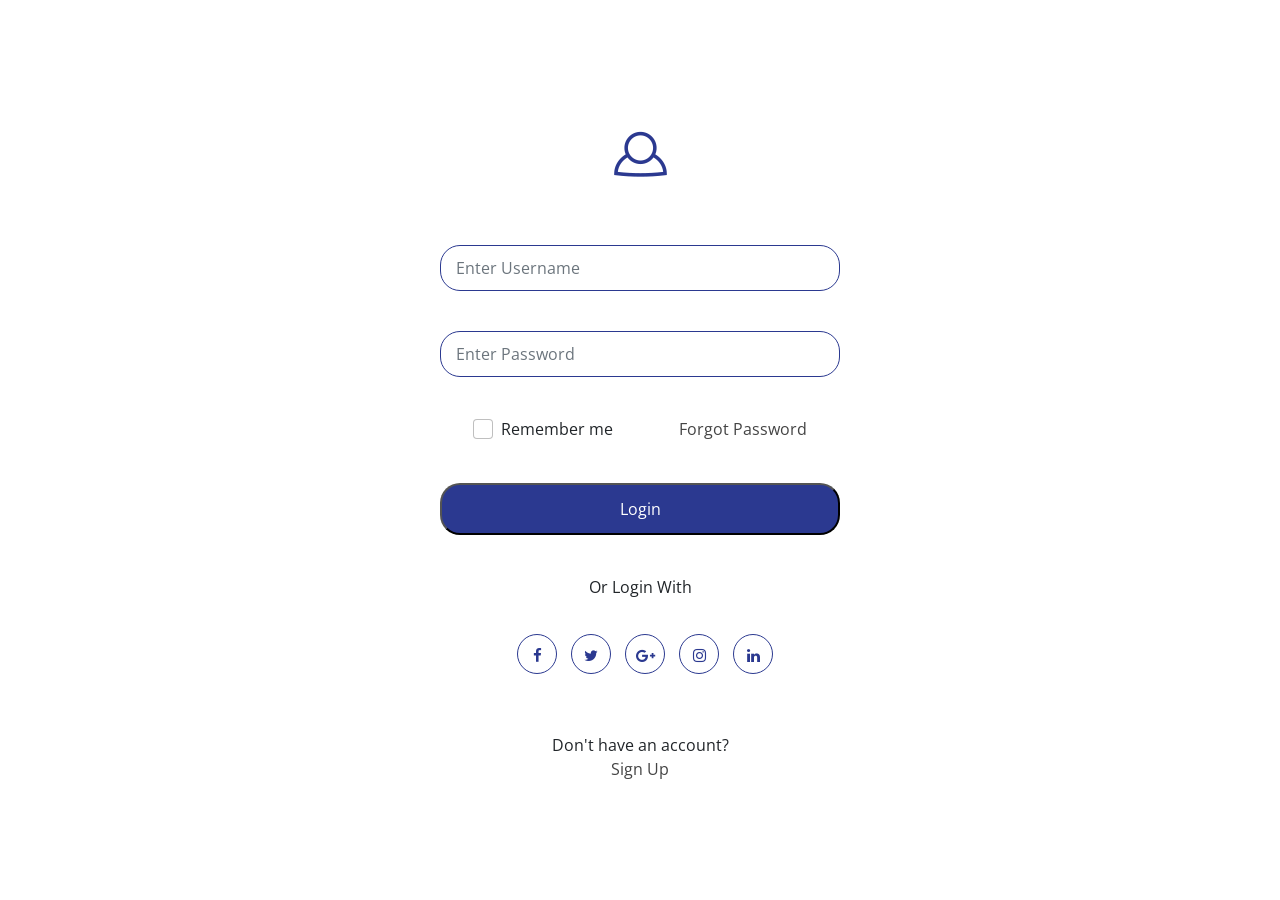
<file: templates/signin.html>
<!doctype html>
<html lang="en">
  <head>
    <meta charset="utf-8">
    <meta name="viewport" content="width=device-width, initial-scale=1, shrink-to-fit=no">
    <meta name="description" content="">
    <meta name="author" content="">

    <link href="static/css/bootstrap.min.css" rel="stylesheet">
    <link href="static/css/font-awesome.min.css" rel="stylesheet">
    <link href="static/css/style.css" rel="stylesheet">

    <title>Login</title>
  </head>
  <body>
    <section class="form-02-main">
      <div class="container">
        <div class="row">
          <div class="col-md-12">
            <div class="_lk_de">
              <div class="form-03-main">
                <div class="logo">
                  <img src="static/images/user.png">
                </div>
                <form action="/signin" method="GET">
                <div class="form-group">
                  <input type="text" name="user" class="form-control _ge_de_ol" type="text" placeholder="Enter Username" required="" aria-required="true">
                </div>

                <div class="form-group">
                  <input type="password" name="password" class="form-control _ge_de_ol" type="text" placeholder="Enter Password" required="" aria-required="true">
                </div>

                <div class="checkbox form-group">
                  <div class="form-check">
                    <input class="form-check-input" type="checkbox" value="" id="">
                    <label class="form-check-label" for="">
                      Remember me
                    </label>
                  </div>
                  <a href="#">Forgot Password</a>
                </div>

                <div class="form-group">
                  <button class="_btn_04" type="submit">
                    Login
                  </button>
                </div>
              </form>
                <div class="form-group nm_lk"><p>Or Login With</p></div>

                <div class="form-group pt-0">
                  <div class="_social_04">
                    <ol>
                      <li><i class="fa fa-facebook"></i></li>
                      <li><i class="fa fa-twitter"></i></li>
                      <li><i class="fa fa-google-plus"></i></li>
                      <li><i class="fa fa-instagram"></i></li>
                      <li><i class="fa fa-linkedin"></i></li>
                    </ol>
                  </div>
                </div>
                <div class="w-100 text-center mt-4 text">
                  <p class="mb-0">Don't have an account?</p>
                  <a href="/logon">Sign Up</a>
                </div>
              </div>
            </div>
          </div>
        </div>
      </div>
    </section>
  </body>
</html>
</file>
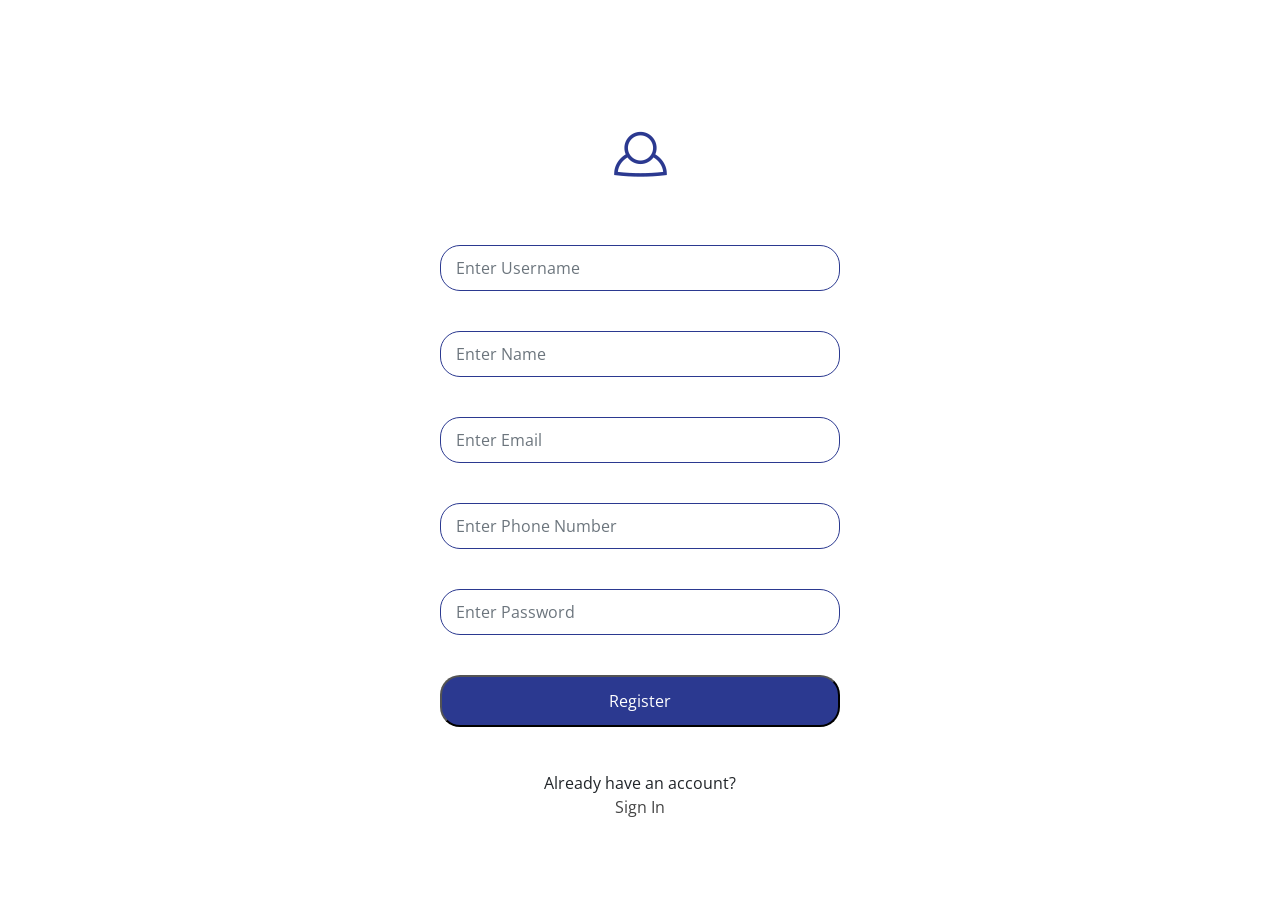
<file: templates/signup.html>
<!doctype html>
<html lang="en">
  <head>
    <meta charset="utf-8">
    <meta name="viewport" content="width=device-width, initial-scale=1, shrink-to-fit=no">
    <meta name="description" content="">
    <meta name="author" content="">

    <link href="static/css/bootstrap.min.css" rel="stylesheet">
    <link href="static/css/font-awesome.min.css" rel="stylesheet">
    <link href="static/css/style.css" rel="stylesheet">

    <title>Registration Form</title>
  </head>
  <body>
    <section class="form-02-main">
      <div class="container">
        <div class="row">
          <div class="col-md-12">
            <div class="_lk_de">
              <div class="form-03-main">
                <div class="logo">
                  <img src="static/images/user.png">
                </div>
                <form action="/signup" method="GET">
                <div class="form-group">
                  <input type="text" name="user" class="form-control _ge_de_ol" type="text" placeholder="Enter Username" required pattern="[A-Za-z].{5,}" title="Five or more combi of uppercase & lowercase letter req.">
                </div>
                <div class="form-group">
                    <input type="text" name="name" class="form-control _ge_de_ol" type="text" placeholder="Enter Name" required aria-required="true">
                </div>
                <div class="form-group">
                    <input type="text" name="email" class="form-control _ge_de_ol" type="text" placeholder="Enter Email" required pattern="[a-z0-9._%+\-]+@[a-z0-9.\-]+\.[a-z]{2,}$">
                </div>
                <div class="form-group">
                    <input type="text" name="mobile" class="form-control _ge_de_ol" type="tel" placeholder="Enter Phone Number" required pattern="[6-9]{1}[0-9]{9}" title="Phone number with 7-9 and remaing 9 digit with 0-9">
                </div>

                <div class="form-group">
                  <input type="password" name="password" class="form-control _ge_de_ol" type="text" placeholder="Enter Password" required pattern="(?=.*\d)(?=.*[a-z])(?=.*[A-Z]).{8,}" title="Must contain at least one  number and one uppercase and lowercase letter, and at least 8 or more characters">
                </div>
                <div class="form-group">
                  
                    <button class="_btn_04" type="submit">
                      Register
                    </button>
                  
                  </div>
                </form>
                  <div class="w-100 text-center mt-4 text">
                    <p class="mb-0">Already have an account?</p>
                    <a href="/login">Sign In</a>
                </div>
                </div>
              </div>
            </div>
          </div>
        </div>
      </div>
    </section>
  </body>
</html>
</file>
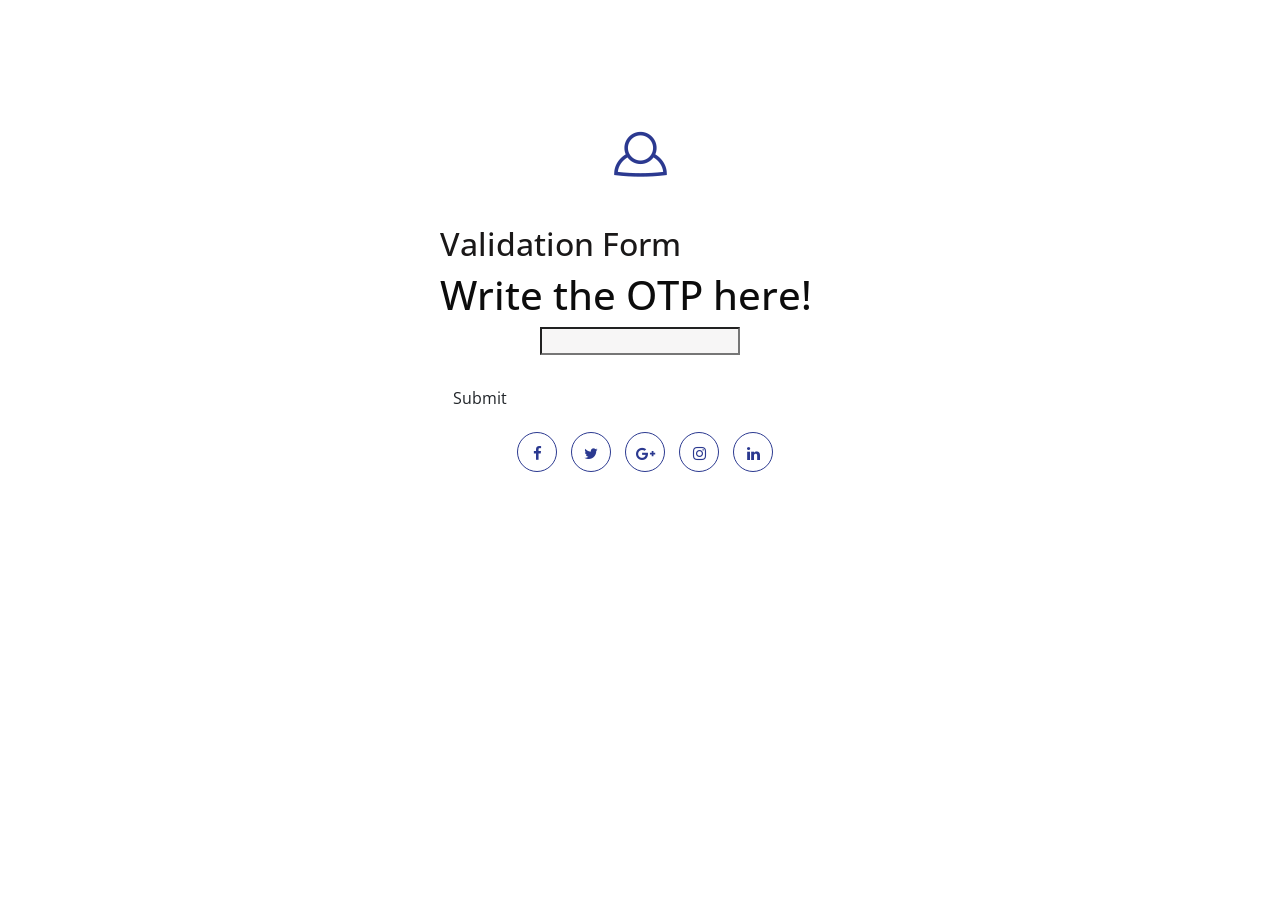
<file: templates/val.html>
<!doctype html>
<html lang="en">
  <head>
    <meta charset="utf-8">
    <meta name="viewport" content="width=device-width, initial-scale=1, shrink-to-fit=no">
    <meta name="description" content="">
    <meta name="author" content="">

    <link href="static/css/bootstrap.min.css" rel="stylesheet">
    <link href="static/css/font-awesome.min.css" rel="stylesheet">
    <link href="static/css/style.css" rel="stylesheet">

    <title>Validation</title>
  </head>
  <body>
    <section class="form-02-main">
      <div class="container">
        <div class="row">
          <div class="col-md-12">
            <div class="_lk_de">
              <div class="form-03-main">
                <div class="logo">
                  <img src="static/images/user.png">
                </div>
                    <h2 style="color: rgb(26, 24, 24);">Validation Form</h2>
                    <form action="{{ url_for('predict1') }}" method="POST">
                      <h1 style="color: rgb(12, 12, 12);">Write the OTP here!</h1>
                      <div style="text-align: center;">
                        <input type="text" name="message" required="required" style="font-size: 12pt; width: 200px; background-color: #f7f6f6; color: #333;">
                      </div>
                      <br />
                      <div class="p-t-15">
                        <button class="btn btn--radius-2 btn--blue" type="submit">Submit</button>
                      </div>
                    </form>
                    
                    <div class="form-group pt-0">
                        <div class="_social_04">
                          <ol>
                            <li><i class="fa fa-facebook"></i></li>
                            <li><i class="fa fa-twitter"></i></li>
                            <li><i class="fa fa-google-plus"></i></li>
                            <li><i class="fa fa-instagram"></i></li>
                            <li><i class="fa fa-linkedin"></i></li>
                          </ol>
                        </div>
                      </div>
                     
                    </div>
                  </div>
                </div>
              </div>
            </div>
          </section>
        </body>
      </html>
</file>
<file: templates/static/assets/css/flaticon.css>
/*
  	Flaticon icon font: Flaticon
  	Creation date: 27/11/2019 09:49
  	*/
	
	@font-face {
	    font-family: "Flaticon";
	    src: url("../fonts/Flaticon.woff2") format("woff2"), url("../fonts/Flaticon.woff") format("woff");
	    font-weight: normal;
	    font-style: normal;
	}
	
	[class^="flaticon-"]:before,
	[class*=" flaticon-"]:before,
	[class^="flaticon-"]:after,
	[class*=" flaticon-"]:after {
	    font-family: Flaticon;
	    font-style: normal;
	}
	
	.flaticon-map:before {
	    content: "\f100";
	}
	
	.flaticon-mail:before {
	    content: "\f101";
	}
	
	.flaticon-call-answer:before {
	    content: "\f102";
	}
	
	.flaticon-chat:before {
	    content: "\f103";
	}
	
	.flaticon-left-arrow:before {
	    content: "\f104";
	}
	
	.flaticon-right-arrow:before {
	    content: "\f105";
	}
	
	.flaticon-back:before {
	    content: "\f106";
	}
	
	.flaticon-next:before {
	    content: "\f107";
	}
	
	.flaticon-play-button:before {
	    content: "\f108";
	}
	
	.flaticon-play-button-1:before {
	    content: "\f109";
	}
	
	.flaticon-upload:before {
	    content: "\f10a";
	}
	
	.flaticon-back-1:before {
	    content: "\f10b";
	}
	
	.flaticon-responsive:before {
	    content: "\f10c";
	}
	
	.flaticon-add:before {
	    content: "\f10d";
	}
	
	.flaticon-play-button-2:before {
	    content: "\f10e";
	}
	
	.flaticon-android:before {
	    content: "\f10f";
	}
	
	.flaticon-fire:before {
	    content: "\f110";
	}
	
	.flaticon-layers:before {
	    content: "\f111";
	}
	
	.flaticon-computer:before {
	    content: "\f112";
	}
	
	.flaticon-chip:before {
	    content: "\f113";
	}
	
	.flaticon-cogwheels:before {
	    content: "\f114";
	}
	
	.flaticon-support:before {
	    content: "\f115";
	}
	
	.flaticon-web:before {
	    content: "\f116";
	}
	
	.flaticon-headset:before {
	    content: "\f117";
	}
	
	.flaticon-facebook:before {
	    content: "\f118";
	}
	
	.flaticon-drop-of-liquid:before {
	    content: "\f119";
	}
	
	.flaticon-drop:before {
	    content: "\f11a";
	}
	
	.flaticon-placeholder:before {
	    content: "\f11b";
	}
	
	.flaticon-shield:before {
	    content: "\f11c";
	}
	
	.flaticon-fountain-pen:before {
	    content: "\f11d";
	}
	
	.flaticon-fountain-pen-1:before {
	    content: "\f11e";
	}
	
	.flaticon-settings:before {
	    content: "\f11f";
	}
	
	.flaticon-phone-call:before {
	    content: "\f120";
	}
	
	.flaticon-call:before {
	    content: "\f121";
	}
	
	.flaticon-settings-1:before {
	    content: "\f122";
	}
	
	.flaticon-placeholder-1:before {
	    content: "\f123";
	}
	
	.flaticon-pen:before {
	    content: "\f124";
	}
	
	.flaticon-analytics:before {
	    content: "\f125";
	}
	
	.flaticon-monitor:before {
	    content: "\f126";
	}
	
	.flaticon-email:before {
	    content: "\f127";
	}
	
	.flaticon-speech-bubble:before {
	    content: "\f128";
	}
	
	.flaticon-suitcase:before {
	    content: "\f129";
	}
	
	.flaticon-communications:before {
	    content: "\f12a";
	}
	
	.flaticon-cash:before {
	    content: "\f12b";
	}
	
	.flaticon-twitter:before {
	    content: "\f12c";
	}
	
	.flaticon-twitter-2:before {
	    content: "\f12d";
	}
	
	.flaticon-instagram-logo:before {
	    content: "\f12e";
	}
	
	.flaticon-instagram-1:before {
	    content: "\f12f";
	}
	
	.flaticon-whatsapp-1:before {
	    content: "\f130";
	}
	
	.flaticon-linkedin-2:before {
	    content: "\f131";
	}
	
	.flaticon-twitter-1:before {
	    content: "\f132";
	}
	
	.flaticon-facebook-3:before {
	    content: "\f133";
	}
	
	.flaticon-whatsapp-2:before {
	    content: "\f134";
	}
	
	.flaticon-xiaomi:before {
	    content: "\f135";
	}
	
	.flaticon-odnoklassniki:before {
	    content: "\f136";
	}
	
	.flaticon-pinterest:before {
	    content: "\f137";
	}
	
	.flaticon-pinterest-1:before {
	    content: "\f138";
	}
	
	.flaticon-wifi:before {
	    content: "\f139";
	}
	
	.flaticon-light-bulb:before {
	    content: "\f13a";
	}
	
	.flaticon-project-management:before {
	    content: "\f13b";
	}
	
	.flaticon-monitor-1:before {
	    content: "\f13c";
	}
	
	.flaticon-camera:before {
	    content: "\f13d";
	}
	
	.flaticon-user:before {
	    content: "\f13e";
	}
	
	.flaticon-advertising:before {
	    content: "\f13f";
	}
	
	.flaticon-select:before {
	    content: "\f140";
	}
	
	.flaticon-snowflake:before {
	    content: "\f141";
	}
	
	.flaticon-snowflake-1:before {
	    content: "\f142";
	}
	
	.flaticon-travel-agency:before {
	    content: "\f143";
	}
	
	.flaticon-bauble:before {
	    content: "\f144";
	}
	
	.flaticon-temporary-agency:before {
	    content: "\f145";
	}
	
	.flaticon-star:before {
	    content: "\f146";
	}
	
	.flaticon-snow-globe:before {
	    content: "\f147";
	}
	
	.flaticon-christmas-tree:before {
	    content: "\f148";
	}
	
	.flaticon-gift:before {
	    content: "\f149";
	}
	
	.flaticon-mortgage:before {
	    content: "\f14a";
	}
	
	.flaticon-monitoring:before {
	    content: "\f14b";
	}
	
	.flaticon-network-1:before {
	    content: "\f14c";
	}
	
	.flaticon-neural:before {
	    content: "\f14d";
	}
	
	.flaticon-networking:before {
	    content: "\f14e";
	}
	
	.flaticon-cloud-computing:before {
	    content: "\f14f";
	}
	
	.flaticon-cloud-computing-1:before {
	    content: "\f150";
	}
	
	.flaticon-microchip:before {
	    content: "\f151";
	}
	
	.flaticon-social-care:before {
	    content: "\f152";
	}
	
	.flaticon-help:before {
	    content: "\f153";
	}
	
	.flaticon-begging:before {
	    content: "\f154";
	}
	
	.flaticon-customer-service:before {
	    content: "\f155";
	}
	
	.flaticon-support-2:before {
	    content: "\f156";
	}
	
	.flaticon-support-3:before {
	    content: "\f157";
	}
	
	.flaticon-customer-service-1:before {
	    content: "\f158";
	}
	
	.flaticon-customer-support:before {
	    content: "\f159";
	}
	
	.flaticon-headphones:before {
	    content: "\f15a";
	}
	
	.flaticon-social-care-1:before {
	    content: "\f15b";
	}
	
	.flaticon-care:before {
	    content: "\f15c";
	}
	
	.flaticon-user-1:before {
	    content: "\f15d";
	}
	
	.flaticon-phone:before {
	    content: "\f15e";
	}
	
	.flaticon-search:before {
	    content: "\f15f";
	}
	
	.flaticon-facebook-4:before {
	    content: "\f160";
	}
	
	.flaticon-pin:before {
	    content: "\f161";
	}
	
	.flaticon-user-2:before {
	    content: "\f162";
	}
	
	.flaticon-internet:before {
	    content: "\f163";
	}
	
	.flaticon-user-3:before {
	    content: "\f164";
	}
	
	.flaticon-chat-1:before {
	    content: "\f165";
	}
	
	.flaticon-team:before {
	    content: "\f166";
	}
	
	.flaticon-connection:before {
	    content: "\f167";
	}
	
	.flaticon-bar-chart:before {
	    content: "\f168";
	}
	
	.flaticon-money:before {
	    content: "\f169";
	}
	
	.flaticon-file:before {
	    content: "\f16a";
	}
	
	.flaticon-linkedin-3:before {
	    content: "\f16b";
	}
	
	.flaticon-pinterest-2:before {
	    content: "\f16c";
	}
	
	.flaticon-google-browser:before {
	    content: "\f16d";
	}
	
	.flaticon-gmail-1:before {
	    content: "\f16e";
	}
	
	.flaticon-gmail-3:before {
	    content: "\f16f";
	}
	
	.flaticon-vimeo:before {
	    content: "\f170";
	}
	
	.flaticon-vimeo-2:before {
	    content: "\f171";
	}
	
	.flaticon-skype:before {
	    content: "\f172";
	}
	
	.flaticon-skype-1:before {
	    content: "\f173";
	}
	
	.flaticon-skype-2:before {
	    content: "\f174";
	}
	
	.flaticon-skype-3:before {
	    content: "\f175";
	}
	
	.flaticon-google-plus-logo:before {
	    content: "\f176";
	}
	
	.flaticon-like:before {
	    content: "\f177";
	}
	
	.flaticon-clock:before {
	    content: "\f178";
	}
	
	.flaticon-loupe:before {
	    content: "\f179";
	}
	
	.flaticon-money-1:before {
	    content: "\f17a";
	}
	
	.flaticon-hand-shake:before {
	    content: "\f17b";
	}
	
	.flaticon-team-1:before {
	    content: "\f17c";
	}
	
	.flaticon-money-2:before {
	    content: "\f17d";
	}
	
	.flaticon-man:before {
	    content: "\f17e";
	}
	
	.flaticon-value:before {
	    content: "\f17f";
	}
	
	.flaticon-share:before {
	    content: "\f180";
	}
	
	.flaticon-time:before {
	    content: "\f181";
	}
	
	.flaticon-school:before {
	    content: "\f182";
	}
	
	.flaticon-chart:before {
	    content: "\f183";
	}
	
	.flaticon-data:before {
	    content: "\f184";
	}
	
	.flaticon-photo:before {
	    content: "\f185";
	}
	
	.flaticon-internet-1:before {
	    content: "\f186";
	}
	
	.flaticon-money-3:before {
	    content: "\f187";
	}
	
	.flaticon-payment:before {
	    content: "\f188";
	}
	
	.flaticon-pin-1:before {
	    content: "\f189";
	}
	
	.flaticon-time-1:before {
	    content: "\f18a";
	}
	
	.flaticon-idea:before {
	    content: "\f18b";
	}
	
	.flaticon-download:before {
	    content: "\f18c";
	}
	
	.flaticon-growth:before {
	    content: "\f18d";
	}
	
	.flaticon-multimedia:before {
	    content: "\f18e";
	}
	
	.flaticon-network-2:before {
	    content: "\f18f";
	}
	
	.flaticon-next-1:before {
	    content: "\f190";
	}
	
	.flaticon-origami:before {
	    content: "\f191";
	}
	
	.flaticon-share-1:before {
	    content: "\f192";
	}
	
	.flaticon-clock-1:before {
	    content: "\f193";
	}
	
	.flaticon-refresh:before {
	    content: "\f194";
	}
	
	.flaticon-avatar:before {
	    content: "\f195";
	}
	
	.flaticon-support-4:before {
	    content: "\f196";
	}
	
	.flaticon-cursor:before {
	    content: "\f197";
	}
	
	.flaticon-brain:before {
	    content: "\f198";
	}
	
	.flaticon-laptop:before {
	    content: "\f199";
	}
	
	.flaticon-arrow:before {
	    content: "\f19a";
	}
	
	.flaticon-mortarboard:before {
	    content: "\f19b";
	}
	
	.flaticon-avatar-1:before {
	    content: "\f19c";
	}
	
	.flaticon-chat-2:before {
	    content: "\f19d";
	}
	
	.flaticon-question:before {
	    content: "\f19e";
	}
	
	.flaticon-test:before {
	    content: "\f19f";
	}
	
	.flaticon-doctor:before {
	    content: "\f1a0";
	}
	
	.flaticon-support-5:before {
	    content: "\f1a1";
	}
	
	.flaticon-map-1:before {
	    content: "\f1a2";
	}
	
	.flaticon-eye:before {
	    content: "\f1a3";
	}
	
	.flaticon-money-4:before {
	    content: "\f1a4";
	}
	
	.flaticon-world:before {
	    content: "\f1a5";
	}
	
	.flaticon-school-1:before {
	    content: "\f1a6";
	}
	
	.flaticon-chat-3:before {
	    content: "\f1a7";
	}
	
	.flaticon-idea-1:before {
	    content: "\f1a8";
	}
	
	.flaticon-support-6:before {
	    content: "\f1a9";
	}
	
	.flaticon-diamond:before {
	    content: "\f1aa";
	}
	
	.flaticon-time-2:before {
	    content: "\f1ab";
	}
	
	.flaticon-bag:before {
	    content: "\f1ac";
	}
	
	.flaticon-contract:before {
	    content: "\f1ad";
	}
	
	.flaticon-report:before {
	    content: "\f1ae";
	}
	
	.flaticon-folder:before {
	    content: "\f1af";
	}
	
	.flaticon-truck:before {
	    content: "\f1b0";
	}
	
	.flaticon-document:before {
	    content: "\f1b1";
	}
	
	.flaticon-plane:before {
	    content: "\f1b2";
	}
	
	.flaticon-time-3:before {
	    content: "\f1b3";
	}
	
	.flaticon-trash:before {
	    content: "\f1b4";
	}
	
	.flaticon-pin-2:before {
	    content: "\f1b5";
	}
	
	.flaticon-think:before {
	    content: "\f1b6";
	}
	
	.flaticon-idea-2:before {
	    content: "\f1b7";
	}
	
	.flaticon-download-1:before {
	    content: "\f1b8";
	}
	
	.flaticon-bell:before {
	    content: "\f1b9";
	}
	
	.flaticon-lock:before {
	    content: "\f1ba";
	}
	
	.flaticon-upload-1:before {
	    content: "\f1bb";
	}
	
	.flaticon-cinema:before {
	    content: "\f1bc";
	}
	
	.flaticon-goal:before {
	    content: "\f1bd";
	}
	
	.flaticon-work:before {
	    content: "\f1be";
	}
	
	.flaticon-design:before {
	    content: "\f1bf";
	}
	
	.flaticon-search-1:before {
	    content: "\f1c0";
	}
	
	.flaticon-food:before {
	    content: "\f1c1";
	}
	
	.flaticon-alert:before {
	    content: "\f1c2";
	}
	
	.flaticon-brain-1:before {
	    content: "\f1c3";
	}
	
	.flaticon-book:before {
	    content: "\f1c4";
	}
	
	.flaticon-time-4:before {
	    content: "\f1c5";
	}
	
	.flaticon-shield-1:before {
	    content: "\f1c6";
	}
	
	.flaticon-time-5:before {
	    content: "\f1c7";
	}
	
	.flaticon-man-1:before {
	    content: "\f1c8";
	}
	
	.flaticon-brain-2:before {
	    content: "\f1c9";
	}
	
	.flaticon-water:before {
	    content: "\f1ca";
	}
	
	.flaticon-content:before {
	    content: "\f1cb";
	}
	
	.flaticon-data-1:before {
	    content: "\f1cc";
	}
	
	.flaticon-like-1:before {
	    content: "\f1cd";
	}
	
	.flaticon-time-6:before {
	    content: "\f1ce";
	}
	
	.flaticon-sign:before {
	    content: "\f1cf";
	}
	
	.flaticon-book-1:before {
	    content: "\f1d0";
	}
	
	.flaticon-adjust:before {
	    content: "\f1d1";
	}
	
	.flaticon-menu:before {
	    content: "\f1d2";
	}
	
	.flaticon-calendar:before {
	    content: "\f1d3";
	}
	
	.flaticon-eye-1:before {
	    content: "\f1d4";
	}
	
	.flaticon-clock-2:before {
	    content: "\f1d5";
	}
	
	.flaticon-share-2:before {
	    content: "\f1d6";
	}
	
	.flaticon-fingerprint:before {
	    content: "\f1d7";
	}
	
	.flaticon-signal:before {
	    content: "\f1d8";
	}
	
	.flaticon-lock-1:before {
	    content: "\f1d9";
	}
	
	.flaticon-water-1:before {
	    content: "\f1da";
	}
	
	.flaticon-code:before {
	    content: "\f1db";
	}
	
	.flaticon-repeat:before {
	    content: "\f1dc";
	}
	
	.flaticon-map-2:before {
	    content: "\f1dd";
	}
	
	.flaticon-message:before {
	    content: "\f1de";
	}
	
	.flaticon-network-3:before {
	    content: "\f1df";
	}
	
	.flaticon-more:before {
	    content: "\f1e0";
	}
	
	.flaticon-random:before {
	    content: "\f1e1";
	}
	
	.flaticon-sign-1:before {
	    content: "\f1e2";
	}
	
	.flaticon-mail-1:before {
	    content: "\f1e3";
	}
	
	.flaticon-adjust-1:before {
	    content: "\f1e4";
	}
</file>
<file: templates/static/assets/css/theme-default.css>
/*

font-family: 'Jost', sans-serif;


*/

@import url('https://fonts.googleapis.com/css2?family=Jost:ital,wght@0,100;0,200;0,300;0,400;0,500;0,600;0,700;0,800;0,900;1,100;1,200;1,300;1,400;1,500;1,600;1,700;1,800;1,900&display=swap');

html,
body {
    overflow-x: hidden;
}

html {
    scroll-behavior: smooth;
}

body {
    color: #7b7b7b;
    font-size: 16px;
    font-weight: 400;
    line-height: 26px;
    text-align: left;
    font-family: 'Jost', sans-serif;
}

p {

    font-weight: 400;
    font-style: normal;
}

h1,
h2,
h3,
h4,
h5,
h6 {
    color: #101210;
    font-family: 'Jost', sans-serif;                                    
    font-style: normal;
    margin-bottom: 0;
    margin-top: 11px;
    line-height: 1.2;
    font-weight: 600;
    -webkit-transition: .5s;
    transition: .5s;
    font-size: 36px;
}

a {
    -webkit-transition: all 0.3s ease-out 0s;
    transition: all 0.3s ease-out 0s;
}

a {
    color: #101010;
    text-decoration: none;
}

a:focus,
.btn:focus {
    text-decoration: none;
    outline: none;
}

a:focus,
a:hover {
    text-decoration: none;
    text-decoration: none;
    color: #101010;
}

.uppercase {
    text-transform: uppercase;
}

.capitalize {
    text-transform: capitalize;
}

h1 a,
h2 a,
h3 a,
h4 a,
h5 a,
h6 a {
    color: inherit;
    -webkit-transition: .5s;
    transition: .5s;
}

h1 {
    font-size: 50px;
}

h2 {
    font-size: 35px;

}

h3 {
    font-size: 30px;
}

h4 {
    font-size: 24px;
}

h5 {
    font-size: 20px;
}

h6 {
    font-size: 18px;
}

.align-items-center {
    -ms-flex-align: center!important;
    align-items: center!important;
}


.d-flex {
    display: -ms-flexbox!important;
    display: flex!important;
}

.white h1,
.white h2,
.white h3,
.white h4,
.white h5,
.white h6 {
    color: #fff;
}

.white p {
    color: #fff;
}

.white i {
    color: #fff;
}

ul {
    margin: 0px;
    padding: 0px;
}



ul {
    margin: 0;

    padding: 0;
}



input:focus, button:focus {
    outline-color: #09aff3;
    border: 1px solid #09aff3 !important;
}

textarea:focus {
    border: 1px solid #09aff3 !important;
    outline-color: #09aff3;
}

select:focus {
    border-color: #09aff3;
    outline-color: #09aff3;
    border: 1px solid #09aff3;
}

hr {
    margin: 60px 0;
    padding: 0px;
    border-bottom: 1px solid #eceff8;
    border-top: 0px;
}

hr.style-2 {
    border-bottom: 1px dashed #f10;
}

hr.mp-0 {
    margin: 0;
    border-bottom: 1px solid #eceff8;
}

hr.mtb-40 {
    margin: 40px 0;
    border-bottom: 1px solid #eceff8;
    border-top: 0px;
}

label {
    color: #fff;
    cursor: pointer;
    font-size: 14px;
    font-weight: 400;
}

a,
i,
cite,
em,
var,
address,
dfn,
ol,
li,
ul {
    font-style: normal;
    font-weight: 400;
}


*::-moz-selection {
    background: #4fc1f0;
    color: #454545;
    text-shadow: none;
}

::-moz-selection {
    background: #4fc1f0;
    color: #454545;
    text-shadow: none;
}

::selection {
    background: #4fc1f0;
    color: #454545;
    text-shadow: none;
}

::placeholder {
    color: #101010;
    font-size: 15px;
}

::-webkit-input-placeholder {
   color: #101010;
}


::-moz-placeholder {
    /* Firefox 19+ */
    color: #454545;
}

:-ms-input-placeholder {
    /* IE 10+ */

    color: #454545;
}

:-moz-placeholder {
    /* Firefox 18- */

    color: #454545;
}

/* Contact Area */
.counter_area ::-moz-selection {
    color: #001d23;
    text-shadow: none;
}

.contact_area ::-moz-selection {
    color: #001d23;
    text-shadow: none;
}

.contact_area ::selection {
    color: #001d23;
    text-shadow: none;
}

.contact_area ::placeholder {
    color: #001d23;
    font-size: 16px;
}

.contact_area ::-webkit-input-placeholder {
    /* Chrome/Opera/Safari */
    color: #001d23;
}

.contact_area ::-moz-placeholder {
    /* Firefox 19+ */
    color: #001d23;
}

.contact_area :-ms-input-placeholder {
    /* IE 10+ */
    color: #001d23;
}

.contact_area :-moz-placeholder {
    /* Firefox 18- */
    color: #001d23;
}

.blog_reply ::-moz-selection {
    color: #151948;
}

.blog_reply ::-moz-selection {
    color: #151948;
}

.blog_reply ::selection {
    color: #151948;
}

.blog_reply::placeholder {
    color: #151948;
}

.blog_reply ::-webkit-input-placeholder {
    /* Chrome/Opera/Safari */
    color: #151948;
}

.blog_reply ::-moz-placeholder {
    /* Firefox 19+ */
    color: #151948;
}

.blog_reply :-ms-input-placeholder {
    /* IE 10+ */
    color: #151948;
}

.blog_reply :-moz-placeholder {
    /* Firefox 18- */
    color: #151948;
}

.text-right {
    text-align: right!important;
}

.pr-0{
    padding-right: 0px;
}

.pl-0{
    padding-left: 0px;
}
</file>
<file: templates/static/venobox/venobox.css>
/* ------ venobox.css --------*/
.vbox-overlay *, .vbox-overlay *:before, .vbox-overlay *:after{
    -webkit-backface-visibility: hidden;
    -webkit-box-sizing:border-box;
    -moz-box-sizing:border-box;
    box-sizing:border-box;
}
/* ------- overlay: change here background color and opacity ----- */
.vbox-overlay{
    background: #fdfdfd;
    background: rgba(0,0,0,0.85); 
    width: 100%;
    height: auto;
    position: fixed;
    top: 0;
    left: 0;
    bottom: 0;
    z-index: 9999;
    opacity: 0;
    overflow-x: hidden;
    overflow-y: auto;

}

/* ----- preloader - choose between CIRCLE, IOS, DOTS, QUADS ----- */

/* circle preloader */
.vbox-preloader{
    position:fixed; 
    width:32px; 
    height:32px;
    left:50%; 
    top:50%; 
    margin-left:-16px; 
    margin-top:-16px;
    background-image: url(preload-circle.png);
    text-indent: -100px;
    overflow: hidden;
    -webkit-animation: playload 1.4s steps(18) infinite;
       -moz-animation: playload 1.4s steps(18) infinite;
        -ms-animation: playload 1.4s steps(18) infinite;
         -o-animation: playload 1.4s steps(18) infinite;
            animation: playload 1.4s steps(18) infinite;
}
@-webkit-keyframes playload {
   from { background-position:    0px; }
     to { background-position: -576px; }
}
@-moz-keyframes playload {
   from { background-position:    0px; }
     to { background-position: -576px; }
}
@-ms-keyframes playload {
   from { background-position:    0px; }
     to { background-position: -576px; }
}
@-o-keyframes playload {
   from { background-position:    0px; }
     to { background-position: -576px; }
}
@keyframes playload {
   from { background-position:    0px; }
     to { background-position: -576px; }
}


/* IOS preloader */

/*.vbox-preloader{
    position:fixed; 
    width:32px; 
    height:32px;
    left:50%; 
    top:50%; 
    margin-left:-16px; 
    margin-top:-16px;
    background-image: url(preload-ios.png);
    text-indent: -100px;
    overflow: hidden;
    -webkit-animation: playload 1.4s steps(12) infinite;
       -moz-animation: playload 1.4s steps(12) infinite;
        -ms-animation: playload 1.4s steps(12) infinite;
         -o-animation: playload 1.4s steps(12) infinite;
            animation: playload 1.4s steps(12) infinite;
}

@-webkit-keyframes playload {
   from { background-position:    0px; }
     to { background-position: -384px; }
}
@-moz-keyframes playload {
   from { background-position:    0px; }
     to { background-position: -384px; }
}
@-ms-keyframes playload {
   from { background-position:    0px; }
     to { background-position: -384px; }
}
@-o-keyframes playload {
   from { background-position:    0px; }
     to { background-position: -384px; }
}
@keyframes playload {
   from { background-position:    0px; }
     to { background-position: -384px; }
}
*/


/* dots preloader */
/*
.vbox-preloader{
    position:fixed; 
    width:32px; 
    height:11px;
    left:50%; 
    top:50%; 
    margin-left:-16px; 
    margin-top:-16px;
    background-image: url(preload-dots.png);
    text-indent: -100px;
    overflow: hidden;
    -webkit-animation: playload 1.4s steps(24) infinite;
       -moz-animation: playload 1.4s steps(24) infinite;
        -ms-animation: playload 1.4s steps(24) infinite;
         -o-animation: playload 1.4s steps(24) infinite;
            animation: playload 1.4s steps(24) infinite;
}

@-webkit-keyframes playload {
   from { background-position:    0px; }
     to { background-position: -768px; }
}
@-moz-keyframes playload {
   from { background-position:    0px; }
     to { background-position: -768px; }
}
@-ms-keyframes playload {
   from { background-position:    0px; }
     to { background-position: -768px; }
}
@-o-keyframes playload {
   from { background-position:    0px; }
     to { background-position: -768px; }
}
@keyframes playload {
   from { background-position:    0px; }
     to { background-position: -768px; }
}
*/


/* quads preloader */
/*
.vbox-preloader{
    position:fixed; 
    width:32px; 
    height:10px;
    left:50%; 
    top:50%; 
    margin-left:-16px; 
    margin-top:-16px;
    background-image: url(preload-quads.png);
    text-indent: -100px;
    overflow: hidden;
    -webkit-animation: playload 1.4s steps(12) infinite;
       -moz-animation: playload 1.4s steps(12) infinite;
        -ms-animation: playload 1.4s steps(12) infinite;
         -o-animation: playload 1.4s steps(12) infinite;
            animation: playload 1.4s steps(12) infinite;
}
@-webkit-keyframes playload {
   from { background-position:    0px; }
     to { background-position: -384px; }
}
@-moz-keyframes playload {
   from { background-position:    0px; }
     to { background-position: -384px; }
}
@-ms-keyframes playload {
   from { background-position:    0px; }
     to { background-position: -384px; }
}
@-o-keyframes playload {
   from { background-position:    0px; }
     to { background-position: -384px; }
}
@keyframes playload {
   from { background-position:    0px; }
     to { background-position: -384px; }
}
*/
/* ----- navigation ----- */
.vbox-close{
    cursor: pointer;
    position: fixed;
    top: -1px;
    right: 0;
    width: 46px;
    height: 40px;
    padding: 10px 20px 10px 0;
    display: block;
    background: url(close.gif) no-repeat #161617;
    background-position:10px center;
    color: #fff;
    text-indent: -100px;
    overflow: hidden;
}
.vbox-next, .vbox-prev{
    box-sizing: content-box;
    cursor: pointer;
    position: fixed;
    top: 50%;
    color: #fff;
    width: 30px;
    height: 170px;
    margin-top: -85px;
    text-indent: -100px;
    border: solid transparent; /* Using border instead of padding to keep bg image in place */
    overflow: hidden;
}
.vbox-prev{
    left: 0;
    border-width: 0 30px 0 10px;
    background: url(prev.gif) center center no-repeat;
}
.vbox-next{
    right: 0;
    border-width: 0 10px 0 30px;
    background: url(next.gif) center center no-repeat;
}

.vbox-title{
    width: 100%;
    height: 40px;
    float: left;
    text-align: center;
    line-height: 28px;
    font-size: 12px;
    color: #fff;
    padding: 6px 40px;
    overflow: hidden;
    background: #161617;
    position: fixed;
    display: none;
    top: -1px;
    left: 0;

}
.vbox-num{
    cursor: pointer;
    position: fixed;
    top: -1px;
    left: 0;
    height: 40px;
    display: block;
    color: #fff;
    overflow: hidden;
    line-height: 28px;
    font-size: 12px;
    padding: 6px 10px;
    background: #161617;
    display: none;
}
/* ------- inline window ------ */
.vbox-inline{
    width: 420px;
    height: 315px;
    padding: 10px;
    background: #fff;
    text-align: left;
    margin: 0 auto;
    overflow: auto;
}

/* ------- Video & iFrames window ------ */
.venoframe{
    border: none;
    width: 960px;
    height: 720px;
}
@media (max-width: 992px) {
    .venoframe{
        width: 640px;
        height: 480px;
    }
}
@media (max-width: 767px) {
    .venoframe{
        width: 420px;
        height: 315px;
    }
}
@media (max-width: 460px) {
    .vbox-inline{
        width: 100%;
    }

    .venoframe{
        width: 100%;
        height: 260px;
    }
}

/* ------- PLease do NOT edit this! (or do it at your own risk) ------ */
.vbox-open{
    overflow: hidden;
}
.vbox-container{
    position: relative;
    background: #000;
    width: 100%;
    max-width: 1200px;
    margin: 0 auto;
    padding: 0 15px;
}
.vbox-content{
    text-align: center;
    float: left;
    width: 100%;
    position: relative;
    overflow: hidden;
}
.vbox-container img{
    max-width: 100%;
    height: auto;
}
</file>
<file: templates/static/assets/css/style.css>
/*===============================================
Template Name: Dreamhub Life Insurance Company Agency HTML5 Template
Author:  https://templatemonster.com/authors/dreamit/
Description: Description
Version: 1.0.0
Text Domain: dream-hub
Tags: agency, consulting, digital agency, digital marketing, digital marketing agency, marketing, marketing agency, media agency, portfolio, seo, seo agency, seo agency theme, seo marketing, smm, social media marketing agency.
================================================*/

/*TABLE OF CONTENTS*/
/*=====================
01. dream-hub Header Top Menu Area Css
02. dream-hub Nav Menu Area Css 
03. dream-hub Slider Area Css
04. dream-hub Section Title Css
05. dream-hub Service Area css
06. dream-hub About Area Css
07. dream-hub Counter Area Css
08. dream-hub Case Study Area Css
09. dream-hub Testimonial Area Css
10. dream-hub Process Area Css
11. dream-hub Team Area Css
12. dream-hub Faq Area Css
13. dream-hub Brand Section Css
14. dream-hub Call Do Section Css
15. dream-hub Form Box Css
16. dream-hub Skill Area Css
17. dream-hub Blog Area Css
18. dream-hub footer Area Css
19. dream-hub Subscribe Area Css
20. dream-hub Lines CSS
21. dream-hub Prossess Ber Css
22. dream-hub Scrollup Section
23. dream-hub Bounce Animation Css 
24. dream-hub Animation Dance
25. dream-hub Breadcumb Area Css
26. dream-hub abouts_areas Css
27. dream-hub Feture-Area Css
28. dream-hub Pricing Section Css
29. dream-hub Web Development Section CSS
30. dream-hub Contact  US Css
31. dream-hub Blog Sidber Widget CSS
32. dream-hub Case Study Details Css
33. dream-hub Search Box Css
34. dream-hub Loader Css
=======================*/


/*================================
<--  it solution Nav Menu Area Css -->
==================================*/

.it-solution_nav_manu {
    transition: .5s;
    z-index: 2;
    position: relative;
    padding: 0 70px 0;
    margin-bottom: -101px;
}

.sticky {
    left: 0;
    margin: auto;
    position: fixed !important;
    top: 0;
    width: 100%;
    -webkit-box-shadow: 0 2px 5px -2px rgba(0, 0, 0, 0.1);
    box-shadow: 0 2px 5px -2px rgba(0, 0, 0, 0.1);
    background: #FFFFFF!important;
    transition: .5s !important;
    z-index: 922;
    -webkit-animation: 300ms running fadeInDown;
    animation: 500ms running fadeInUp;
    animation-name: slideInDown;
}

.sticky .it-solution_menu>ul>li>a {
    color: #101210;
}

.sticky .header-button a {
    background: #09aff3;
}

.sticky .header-button a i {
    color: #fff;
}

/* dream-hub Menu Css*/
nav.it-solution_menu {
    position: relative;
    z-index: 1;
    margin-bottom: -3px;
    float: right;
}

.it-solution_menu ul {
    padding: 0 214px 0 0;
    list-style: none;
    display: inline-block;
}

.it-solution_menu>ul>li {
    display: inline-block;
    position: relative;
    z-index: 1;
}

.it-solution_menu>ul>li>a {
    display: inline-block;
    margin: 32px 12px;
    transition: .5s;
    position: relative;
    z-index: 1;
    font-size: 17px;
    color: #0a0a0a;
    font-weight: 400;
    font-family: "Jost";
}

.it-solution_menu>ul>li>a:hover {
    color: #09aff3;
}

nav.it-solution_menu span {
    display: inline-block;
    font-size: 10px;
    font-family: jost;
    font-weight: bold;
    margin-left: 2px;
}

.it-solution_menu>ul>li>a:hover {
    color: #09aff3;
}

/*menu search button*/

.dark-light {
    display: inline-block;
}

.side-bar-button {
    float: right;
}

span.bi.bi-sun {
    display: inline-block;
    background: #09aff3;
    color: #ffff;
    font-size: 18px;
    height: 35px;
    line-height: 35px;
    width: 35px;
    border-radius: 5px;
    text-align: center;
}

/*Style Two Nav Menu*/

.style-two.it-solution_nav_manu {
    border-bottom: 1px solid rgba(255,255,255,0.10196078431372549);
}

.style-two .it-solution_menu>ul>li>a {
    color: #fff;

}

/*style two btn*/

.style-two .header-button a {
    background: rgba(16,18,16,0);
    border: 1px solid rgba(255,255,255,0.3);
}

.style-two .header-button a i {
    color: #bbf737;
}

/*** Sub Menu Style 
==========================***/

.it-solution_menu ul .sub-menu {
    position: absolute;
    left: 0;
    top: 130%;
    width: 217px;
    text-align: left;
    background: #fff;
    margin: 0;
    z-index: 1;
    -webkit-box-shadow: 0px 1px 3px rgba(0, 0, 0, 0.3);
    box-shadow: 0px 1px 3px rgba(0, 0, 0, 0.3);
    transition: .5s;
    visibility: hidden;
    border-top: 2px solid #09aff3;
    opacity: 0;
}

.it-solution_menu ul li:hover>.sub-menu {
    visibility: visible;
    top: 100%;
    opacity: 1;
}

.it-solution_menu ul .sub-menu li {
    position: relative;
}

.it-solution_menu ul .sub-menu li a {
    display: block;
    padding: 12px 20px;
    width: 217px;
    margin: 0;
    line-height: 1.3;
    letter-spacing: normal;
    font-size: 17px;
    font-weight: 500;
    text-transform: capitalize;
    -webkit-transition: .1s;
    transition: .1s;
    visibility: inherit !important;
    color: #101210 !important;
}

.it-solution_menu ul .sub-menu li:hover>a,
.it-solution_menu ul .sub-menu .sub-menu li:hover>a,
.it-solution_menu ul .sub-menu .sub-menu .sub-menu li:hover>a,
.it-solution_menu ul .sub-menu .sub-menu .sub-menu .sub-menu li:hover>a {
    background: #09aff3;
    color: #fff !important;
}

.mean-container .mean-nav ul li a span {
    font-size: 12px;
}

/* sub menu 2 
=================*/

.it-solution_menu ul .sub-menu .sub-menu {
    left: 100%;
    top: 130%;
    opacity: 0;
    visibility: hidden;
}

.it-solution_menu ul .sub-menu li:hover>.sub-menu {
    opacity: 1;
    visibility: visible;
    top: 0%;
}

/* sub menu 3 
==================*/

.it-solution_menu ul .sub-menu .sub-menu li {
    position: relative;
}

.it-solution_menu ul .sub-menu .sub-menu .sub-menu {
    right: 100%;
    left: auto;
    top: 130%;
    opacity: 0;
    visibility: hidden;
}

.it-solution_menu ul .sub-menu .sub-menu li:hover>.sub-menu {
    opacity: 1;
    visibility: visible;
    top: 0%;
}

ul.sub-menu li a span {
    background: #09aff3;
    padding: 5px 10px;
    color: #fff;
    opacity: 1;
    font-family: 'Fira Sans';
    border-radius: 2px;
    margin-left: 5px;
    transition: .5s;
}

ul.sub-menu li:hover a span{
    background: rgba(255,255,255, 0.20);
}

/* sub menu 4 
====================*/

.it-solution_menu ul .sub-menu .sub-menu .sub-menu li {
    position: relative;
}


.it-solution_menu ul .sub-menu .sub-menu .sub-menu li:hover>.sub-menu {
    opacity: 1;
    visibility: visible;
    top: 0%;
}

.it-solution_menu li a:hover:before {
    width: 101%;
}

.it-solution_nav_manu.sticky .logo_img {
    display: none;
}

.main_sticky {
    display: none;
}

.it-solution_nav_manu.sticky .main_sticky {
    display: inherit;
}

.mobile-menu.mean-container {
    overflow: hidden;
}

/*--inner-page-style-two--*/

nav.it-solution_menu.style-two ul li a {
    color: #ffff;
}

.search-box-btn.search-box-outer.style-two i {
    color: #ffff;
}

.sticky nav.it-solution_menu.style-two ul li a {
    color: #101210;
}

/*
<!-- ============================================================== -->
<!-- Start it solution Hero Section  -->
<!-- ============================================================== -->*/

.hero-section {
    background: url(../images/slider/bg.jpg);
    background-repeat: no-repeat;
    background-position: center center;
    background-size: cover;
    height: 1000px;
}

.hero-content h5 {
    display: inline-block;
    margin-bottom: 18px;
    font-size: 16px;
    letter-spacing: 1px;
    color: #09aff3;
    font-weight: 500;
    border: 0.5px solid #09aff3;
    padding: 6px 32px;
    border-radius: 3px;
    position: relative;
    z-index: 1;
}

.hero-content h5:before {
    position: absolute;
    content: "";
    left: 18px;
    top: 12px;
    height: 6px;
    width: 6px;
    border-radius: 5px;
    border: 0.5px solid #09aff3;
}

.hero-content h5:after {
    position: absolute;
    content: "";
    right: 18px;
    top: 12px;
    height: 6px;
    width: 6px;
    border-radius: 5px;
    border: 0.5px solid #09aff3;
}

.hero-content h1 {
    font-size: 55px;
    line-height: 65px;
    color: #0a0a0a;
    font-weight: 700;
    font-family: "Jost";
    margin: auto;
}

.hero-content h1 span {
    display: inline-block;
    color: #09aff3;
}

.hero-content p {
    margin: 16px 0px 35px;
    font-size: 20px;
    line-height: 28px;
    color: #818181;
    font-weight: 400;
    font-family: "Jost";
    width: 80%;
}

.section-button {
    display: inline;
}

.section-button a {
    display: inline-block;
    font-size: 18px;
    color: #ffffff;
    font-weight: 500;
    font-family: "Jost";
    background: #09aff3;
    padding: 15px 40px;
    border-radius: 5px;
    transition: .5s;
    position: relative;
    z-index: 1;
    overflow: hidden;
}

.section-button a:before {
    position: absolute;
    content: "";
    top: 0;
    bottom: 0;
    right: -50px;
    left: 0;
    border-bottom: 55px solid #0a0a0a;
    border-right: 30px solid transparent;
    -webkit-transition: all 600ms ease;
    -moz-transition: all 600ms ease;
    -ms-transition: all 600ms ease;
    -o-transition: all 600ms ease;
    transition: all 600ms ease;
    -webkit-transform: translateX(-100%);
    transform: translateX(-100%);
    z-index: -1;
}

.section-button a:hover:before {
	-webkit-transform: translateX(-40%);
	transform: translateX(-40%);
  }

.section-button a::after {
    position: absolute;
    content: "";
    top: 0;
    bottom: 0;
    right: 0px;
    left: -50px;
    border-left: 30px solid transparent;
    border-bottom: 55px solid #0a0a0a;
    -webkit-transition: all 600ms ease;
    -moz-transition: all 600ms ease;
    -ms-transition: all 600ms ease;
    -o-transition: all 600ms ease;
    transition: all 600ms ease;
    -webkit-transform: translateX(100%);
    transform: translateX(100%);
    z-index: -1;
}

.section-button a:hover::after {
	-webkit-transform: translateX(40%);
	transform: translateX(40%);
  }

.section-button.up a {
    display: inline-block;
    background: no-repeat;
    border: 1px solid #09aff3;
    color: #09aff3;
    padding: 14px 39px;
    margin-left: 15px;
}

.slider-thumb img {
    width: 100%;
    transform: scaleX(1);
}

    /* section-title*/
/*=======================*/

.section-title {
    margin-bottom: 58px;
}

.section-title h5 {
    margin: 0 0 14px;
    font-size: 16px;
    color: #09aff3;
    font-weight: 500;
    position: relative;
    z-index: 1;
    padding-left: 17px;
}

.section-title h5:before {
    position: absolute;
    content: "";
    left: 0px;
    top: 6px;
    width: 6px;
    height: 6px;
    border-radius: 6px;
    border: 1px solid;
    border-color: #09aff3;
}

.section-title h5:after {
    position: absolute;
    content: "";
    left: 135px;
    top: 6px;
    width: 6px;
    height: 6px;
    border-radius: 6px;
    border: 1px solid;
    border-color: #09aff3;
}

.section-title h1 {
    margin: 0;
    font-size: 48px;
    line-height: 60px;
    color: #0a0a0a;
    font-weight: 600;
}

.section-title h1 span {
    color: #09aff3;
}

.services-button {
    float: right;
}

.services-button a {
    display: inline-block;
    font-size: 18px;
    color: #ffffff;
    font-weight: 500;
    font-family: "Jost";
    background: #09aff3;
    padding: 15px 35px;
    border-radius: 5px;
    transition: .5s;
    position: relative;
    z-index: 1;
    overflow: hidden;
}

.services-button a:before {
    position: absolute;
    content: "";
    top: 0;
    bottom: 0;
    right: -50px;
    left: 0;
    border-bottom: 55px solid #0a0a0a;
    border-right: 30px solid transparent;
    -webkit-transition: all 600ms ease;
    -moz-transition: all 600ms ease;
    -ms-transition: all 600ms ease;
    -o-transition: all 600ms ease;
    transition: all 600ms ease;
    -webkit-transform: translateX(-100%);
    transform: translateX(-100%);
    z-index: -1;
}

.services-button a:hover:before {
	-webkit-transform: translateX(-40%);
	transform: translateX(-40%);
  }

.services-button a::after {
    position: absolute;
    content: "";
    top: 0;
    bottom: 0;
    right: 0px;
    left: -50px;
    border-left: 30px solid transparent;
    border-bottom: 55px solid #0a0a0a;
    -webkit-transition: all 600ms ease;
    -moz-transition: all 600ms ease;
    -ms-transition: all 600ms ease;
    -o-transition: all 600ms ease;
    transition: all 600ms ease;
    -webkit-transform: translateX(100%);
    transform: translateX(100%);
    z-index: -1;
}

.services-button a:hover::after {
	-webkit-transform: translateX(40%);
	transform: translateX(40%);
}


.section-title p {
    font-size: 18px;
    line-height: 27px;
    color: #7a8387;
    font-weight: 400;
    font-family: "Jost";
    margin-top: 22px;
}

.section-title h2 {
    font-size: 30px;
    color: #ffffff;
    font-weight: 500;
    font-family: "Jost";
}

/*
<!-- ============================================================== -->
<!-- End it solution Hero Section  -->
<!-- ============================================================== -->*/




/*<!-- ============================================================== -->
<!-- Start it solution service Section  -->
<!-- ============================================================== -->*/

.service-section {
    padding: 115px 0 90px;
}

.single-service-box {
    border-radius: 5px;
    filter: drop-shadow(rgba(235, 235, 235, 0.59) 15px 0px 43.5px);
    background-color: rgb(255, 255, 255);
    margin-bottom: 30px;
    padding: 40px 0px 34px 30px;
    position: relative;
    z-index: 1;
}

.single-service-box::before {
    position: absolute;
    content: "";
    height: 100%;
    width: 0px;
    inset: 0px;
    margin: auto;
    background: rgb(9, 175, 243);
    transition: all 0.5s ease 0s;
    border-radius: 5px;
    z-index: -1;
}

.single-service-box:hover::before{
    width: 100%;
}

.service-icon img {
    border: 1px solid #b4e7fd;
    padding: 12px 14px;
    transition: .5s;
}

.single-service-box:hover .service-icon img {
    background: #ffff;
    border-color: #ffff;
}

.service-content h4 {
    font-size: 24px;
    color: #0a0a0a;
    font-weight: 600;
    margin-top: 22px;
    transition: .5s;
}

.single-service-box:hover .service-content h4 {
    color: #ffff;
}

.service-content p {
    font-size: 18px;
    line-height: 27px;
    color: #7a8387;
    font-weight: 400;
    margin: 14px 0 22px;
    width: 99%;
    transition: .5s;
}

.single-service-box:hover .service-content p {
    color: #ffff;
}

.service-button a {
    display: inline-block;
    font-size: 16px;
    color: #09aff3;
    font-weight: 400;
    transition: .5s;
}

.single-service-box:hover .service-button a  {
    color: #ffff;
}

.service-button a i {
    color: #09aff3;
    font-size: 20px;
    position: relative;
    transition: .5s;
    top: 4px;
    left: 5px;
}

.single-service-box:hover .service-button i {
    color: #ffff;
}


/*<!-- ============================================================== -->
<!-- End it solution service Section  -->
<!-- ============================================================== -->*/





/*<!-- ============================================================== -->
<!-- Start it solution choose us Section  -->
<!-- ============================================================== -->*/

.choose-us-section {
    padding: 0 0 120px;
}

.choose-us-section .section-title {
    margin-bottom: 50px;
}

.choose-us-section .section-title h5:after {
    left: 160px;
}

.choose-us-thumb {
    margin-right: 55px;
}

.choose-us-thumb img {
    width: 100%;
    transform: scaleX(1);
}

.info-item {
    display: flex;
    margin-bottom: 52px;
}

.info-icon i {
    color: #09aff2;
    font-size: 32px;
    background: #e5f6f9;
    float: left;
    margin-right: 25px;
    padding: 12px 15px;
    border-radius: 2px;
    transition: .5s;
    position: relative;
    z-index: 1;
}

.info-icon i:after {
    position: absolute;
    content: "";
    left: 0;
    top: 0;
    width: 0;
    height: 100%;
    background: #09aff3;
    border-radius: 2px;
    transition: .5s;
    z-index: -1;
}

.info-icon i:hover:after{
    width: 100%;
} 

.info-icon i:hover{
    color: #ffff;
}

.info-content h4 {
    font-size: 24px;
    color: #0a0a0a;
    font-weight: 600;
    font-family: "Jost";
    margin: 0 0 10px;
    transition: .5s;
}

.info-item:hover .info-content h4 {
    color: #09aff3;
}

.info-content p {
    font-size: 18px;
    line-height: 27px;
    color: #7a8387;
    font-weight: 400;
    margin: auto;
    width: 100%;
}

.choose-us-button {
    padding-top: 10px;
}

.choose-us-button a {
    display: inline-block;
    font-size: 18px;
    color: #ffffff;
    font-weight: 500;
    font-family: "Jost";
    background: #09aff3;
    padding: 15px 35px;
    border-radius: 5px;
    transition: .5s;
    position: relative;
    z-index: 1;
    overflow: hidden;
}

.choose-us-button a:before {
    position: absolute;
    content: "";
    top: 0;
    bottom: 0;
    right: -50px;
    left: 0;
    border-bottom: 55px solid #0a0a0a;
    border-right: 30px solid transparent;
    -webkit-transition: all 600ms ease;
    -moz-transition: all 600ms ease;
    -ms-transition: all 600ms ease;
    -o-transition: all 600ms ease;
    transition: all 600ms ease;
    -webkit-transform: translateX(-100%);
    transform: translateX(-100%);
    z-index: -1;
}

.choose-us-button a:hover:before {
	-webkit-transform: translateX(-40%);
	transform: translateX(-40%);
}

.choose-us-button a::after {
    position: absolute;
    content: "";
    top: 0;
    bottom: 0;
    right: 0px;
    left: -50px;
    border-left: 30px solid transparent;
    border-bottom: 55px solid #0a0a0a;
    -webkit-transition: all 600ms ease;
    -moz-transition: all 600ms ease;
    -ms-transition: all 600ms ease;
    -o-transition: all 600ms ease;
    transition: all 600ms ease;
    -webkit-transform: translateX(100%);
    transform: translateX(100%);
    z-index: -1;
}

.choose-us-button a:hover::after {
	-webkit-transform: translateX(40%);
	transform: translateX(40%);
}

/*<!-- ============================================================== -->
<!-- End it solution choose us Section  -->
<!-- ============================================================== -->*/






/*<!-- ============================================================== -->
<!-- Start it solution project Section  -->
<!-- ============================================================== -->*/

.project-section {
    padding: 0 0 90px;
}

.project-section.style-two {
    padding: 115px 0 90px;
}

.case_study_menu ul {
    text-align: right;
}

.case_study_menu ul li {
    display: inline-block;
    cursor: pointer;
    transition: .5s;
    font-size: 16px;
    color: #0a0a0a;
    font-weight: 500;
    font-family: "Jost";
    text-align: center;
    border-radius: 2px;
    filter: drop-shadow(5px 0px 15px rgba(204,204,204,0.25));
    background-color: #ffffff;
    padding: 12px 20px;
    margin-left: 15px;
    position: relative;
    z-index: 1;
}

.case_study_menu ul li:before {
    position: absolute;
    content: "";
    left: 0;
    top: 0;
    width: 0;
    height: 100%;
    background: #09aff3;
    border-radius: 3px;
    transition: .5s;
    z-index: -1;
}

.case_study_menu ul li:hover:before{
    width: 100%;
}

.case_study_menu ul li:hover{
    color: #ffff;
}

/* case study single box */

.case-study-single-box {
    border-radius: 3px;
    margin: 0 0 30px;
    position: relative;
    z-index: 1;
    overflow: hidden;
}

.case-study-thumb img {
    width: 100%;
}

.single_case_study_icon {
    position: absolute;
    z-index: 2;
    bottom: 0;
    right: 0;
    opacity: 0;
    transition: .5s;
    margin-right: -100px;
    background: #09aff3;
    display: inline-block;
    height: 65px;
    width: 60px;
    text-align: center;
    line-height: 60px;
}

.single_case_study_icon a i {
    display: inline-block;
    color: #ffffff;
    font-size: 20px;
    cursor: pointer;
    margin-top: 3px;
}

.case-study-content {
    position: absolute;
    bottom: 0;
    left: 0;
}

.case-study-content-inner {
    position: relative;
    z-index: 1;
    bottom: -120px;
    opacity: 0;
    transition: .5s;
}

.case-study-content-inner::after {
    position: absolute;
    content: '';
    z-index: -1;
    left: 0;
    bottom: 0;
    width: 416px;
    height: 65px;
    background: #3630a2;
    background-position: center;
    background-size: cover;
}

.case-study-title {
    padding: 0 0 20px 22px;
}

.case-study-title h6 {
    color: #fff;
    font-size: 17px;
    font-weight: 500;
    font-family: 'Poppins';
}

.case-study-title h6 {
    font-size: 16px;
    font-weight: 400;
    font-family: "Poppins";
    margin-bottom: -13px;
}

.case-study-title h3 a {
    text-align: center;
    font-size: 20px;
    color: #ffffff;
    font-weight: 500;
    font-family: "Jost";
}

/* video icon */
.icon {
    position: absolute;
    top: 60px;
    right: 0px;
    opacity: 0;
    transition: .5s;
    margin-top: 27px;
    background: #232323;
    padding: 10px 10px;
}

.icon a {
    display: inline-block;
    color: #ffff;
    font-size: 24px;
}

/* case study single box all hover */
.case-study-single-box:hover::before {
    opacity: 1;
}

.case-study-single-box:hover .single_case_study_icon {
    right: 100px;
    opacity: 1;
}

.case-study-single-box:hover .icon {
    top: 20px;
    opacity: 1;
}

.case-study-single-box:hover .case-study-content-inner {
    opacity: 1;
    bottom: 0;
}

/* case study shape */
.case-study-shape-thumb {
    position: absolute;
    z-index: -1;
    top: -182px;
    right: -240px;
}

.case-study-shape-thumb2 {
    position: absolute;
    top: 0;
    left: 0;
}

/*<!-- ============================================================== -->
<!-- End it solution project Section  -->
<!-- ============================================================== -->*/






/*<!-- ============================================================== -->
<!-- Start it solution counter Section  -->
<!-- ============================================================== -->*/

.counter-section {
    background: rgb(0, 0, 0);
    padding: 80px 0px 48px;
}

.single-counter-box {
    border: 1px solid rgb(9, 175, 243);
    margin-bottom: 30px;
    padding: 40px 0 35px;
    text-align: center;
    position: relative;
    z-index: 1;
    transition: .5s;
    border-radius: 5px;
}

.single-counter-box:hover {
    transform: translateY(-15px);
}

.single-counter-box:before {
    position: absolute;
    content: "";
    left: 0;
    bottom: 0;
    width: 100%;
    border-radius: 5px;
    border-bottom: 3px solid rgb(9, 175, 243);
}

.counter-icon {
    border: 1px solid  #09aff3;
    display: inline-block;
    height: 60px;
    width: 70px;
    line-height: 60px;
    text-align: center;
}

.counter-text {
    margin-top: 18px;
}

.counter-text h1 {
    display: inline;
    font-size: 50px;
    color: #ffffff;
    font-weight: 600;
    font-family: "Jost";
    text-align: center;
    margin: auto;
}

.counter-text span {
    display: inline-block;
    font-size: 50px;
    color: #ffffff;
    font-weight: 600;
}

.counter-text h5 {
    font-size: 20px;
    color: #ffffff;
    font-weight: 500;
    text-align: center;
    margin-top: 4px;
}


/*<!-- ============================================================== -->
<!-- End it solution counter Section  -->
<!-- ============================================================== -->*/






/*<!-- ============================================================== -->
<!-- Start it solution About Us Section  -->
<!-- ============================================================== -->*/

.about-us-section {
    padding: 115px 0 112px;
}

.about-us-section .section-title h5:after {
    left: 105px;
}

.about-us-section .section-title {
    margin-bottom: 52px;
}

.about-text {
    margin-bottom: 46px;
}

.box-icon img {
    background: #09aff2;
    float: left;
    margin-right: 25px;
    padding: 14px 15px;
    border-radius: 3px;
}

.box-icon.up img {
    background: #6f66fa;
}

.box-icon.upper img {
    background: #0a0a0a;
}

.about-text h4 {
    font-size: 24px;
    line-height: 22px;
    color: #0a0a0a;
    font-weight: 600;
    font-family: "Jost";
    margin: 0 0 12px;
}

.about-text p {
    display: flex;
    font-size: 18px;
    line-height: 27px;
    color: #7a8387;
    font-weight: 400;
    margin-top: 15px;
}

.about-us-button {
    padding-top: 20px;
}

.about-us-button a {
    display: inline-block;
    font-size: 18px;
    color: #ffffff;
    font-weight: 500;
    font-family: "Jost";
    background: #09aff3;
    padding: 15px 35px;
    border-radius: 5px;
    transition: .5s;
    position: relative;
    z-index: 1;
    overflow: hidden;
}

.about-us-button a:before {
    position: absolute;
    content: "";
    top: 0;
    bottom: 0;
    right: -50px;
    left: 0;
    border-bottom: 55px solid #0a0a0a;
    border-right: 30px solid transparent;
    -webkit-transition: all 600ms ease;
    -moz-transition: all 600ms ease;
    -ms-transition: all 600ms ease;
    -o-transition: all 600ms ease;
    transition: all 600ms ease;
    -webkit-transform: translateX(-100%);
    transform: translateX(-100%);
    z-index: -1;
}

.about-us-button a:hover:before {
	-webkit-transform: translateX(-40%);
	transform: translateX(-40%);
}

.about-us-button a::after {
    position: absolute;
    content: "";
    top: 0;
    bottom: 0;
    right: 0px;
    left: -50px;
    border-left: 30px solid transparent;
    border-bottom: 55px solid #0a0a0a;
    -webkit-transition: all 600ms ease;
    -moz-transition: all 600ms ease;
    -ms-transition: all 600ms ease;
    -o-transition: all 600ms ease;
    transition: all 600ms ease;
    -webkit-transform: translateX(100%);
    transform: translateX(100%);
    z-index: -1;
}

.about-us-button a:hover::after {
	-webkit-transform: translateX(40%);
	transform: translateX(40%);
}

.about-us-thumb img {
    width: 100%;
}

.dark-about-us-button.d-none img {
    width: 100%;
}

/*<!-- ============================================================== -->
<!-- End it solution About Us Section  -->
<!-- ============================================================== -->*/






/*<!-- ============================================================== -->
<!-- Start it solution brand Section  -->
<!-- ============================================================== -->*/

.brand-section {
    background: #09aff2;
    padding: 70px 0 80px;
}

.brand-section .section-title {
    margin-bottom: 62px;
}

.brand-thumb {
    display: inline-block;
    background: #1C254C;
    transition: .5s;
    border-radius: 5px;
    height: 135px;
    line-height: 135px;
    width: 232px;
}

.brand-thumb:hover {
    background: #fff;
} 

.brand-thumb img {
    filter: brightness(0) invert(1);
    transition: .5s;
    margin: 40px auto 0;
}

.brand-thumb:hover img {
    filter: inherit;
}

/*<!-- ============================================================== -->
<!-- End it solution brand Section  -->
<!-- ============================================================== -->*/




/*<!-- ============================================================== -->
<!-- Start it solution testimonial Section  -->
<!-- ============================================================== -->*/

.testimonial-section {
    padding: 116px 0 112px;
    background: url(../images/resource/testimonial-bg.png);
    background-repeat: no-repeat;
    background-position: center center;
    background-size: cover;
    background-attachment: fixed;
}

.section-title.up h1 {
    color: #ffffff;
}

.testimonial-section .section-title h5:before {
    left: 37rem;
    top: 7px;
}

.testimonial-section .section-title h5:after {
    left: 55%;
    top: 7px;
}

.testimonial-section  .section-title {
    margin-bottom: 46px;
}

.single-testi-box {
    text-align: center;
}

.testi-img {
    padding-top: 44px;
    display: inline-block;
}

.testi-img img {
    border-radius: 100%;
}

.testi-desc p {
    font-size: 28px;
    line-height: 45px;
    color: #ffffff;
    font-weight: 400;
    font-style: italic;
    font-family: "Jost";
    text-align: center;
    width: 75%;
    margin: auto;
}

.testi-content h4 {
    font-size: 28px;
    color: rgb(255, 255, 255);
    font-weight: 500;
    text-align: center;
    margin: 8px 0px 4px;
}

.testi-content p {
    font-size: 16px;
    color: #ffffff;
    font-weight: 400;
    text-align: center;
    margin: auto;
}

/*--owl-nav--*/
.owl-nav {
    position: relative;
    z-index: 1;
}

.owl-prev {
    position: absolute;
    left: 33%;
    top: -182px;
    height: 52px;
    line-height: 52px;
    color: #ffff;
    width: 52px;
    border-radius: 30px;
    text-align: center;
    font-size: 20px;
    transition: .5s;
    border: 6px solid #ffff;
}

.owl-prev:before {
    position: absolute;
    content: "";
    left: -4px;
    top: -4px;
    width: 48px;
    height: 48px;
    line-height: 48px;
    border: 1px solid #09aff3;
    border-radius: 30px;
}

.owl-prev i {
    position: relative;
    top: -4px;
    left: 0px;
}

.owl-prev:hover {
    background: #09aff3;
    border-color: #09aff3;
}

.owl-next {
    position: absolute;
    right: 33%;
    top: -182px;
    height: 52px;
    line-height: 52px;
    color: #ffff;
    width: 52px;
    border-radius: 30px;
    text-align: center;
    font-size: 20px;
    transition: .5s;
    border: 5px solid #ffff;
}

.owl-next:before {
    position: absolute;
    content: "";
    left: -3px;
    top: -3px;
    width: 48px;
    height: 48px;
    line-height: 48px;
    border: 1px solid #09aff3;
    border-radius: 30px;
}

.owl-next i {
    position: relative;
    top: -4px;
    left: 0px;
}

.owl-next:hover {
    background: #09aff3;
    border-color: #09aff3;
}

/*<!-- ============================================================== -->
<!-- End it solution testimonial Section  -->
<!-- ============================================================== -->*/






/*<!-- ============================================================== -->
<!-- Start it solution pricing Section  -->
<!-- ============================================================== -->*/

.pricing-section {
    padding: 120px 0 0;
}

.pricing-section.style-two {
    padding: 115px 0 95px;
}

.pricing-section  .section-title {
    margin-bottom: 64px;
}

.pricing-tab-button {
    text-align: right;
}

.pricing-tab-button ul {
    list-style: none;
    border: 1px solid #09aff3;
    display: inline-block;
    padding: 8px 10px;
    border-radius: 2px;
}

.pricing-tab-button ul li{
    display: inline-block;
}

.pricing-tab-button ul li button.active {
    border: none;
    background: #09aff2;
    font-size: 17px;
    font-weight: 500;
    color: #ffff;
    padding: 7px 21px;
    border-radius: 2px;
    margin-right: 2px;
}

.pricing-tab-button ul li button {
    border: none;
    background: #fff;
    padding: 7px 21px;
    margin-left: 2px;
    font-size: 17px;
}

input:checked + .slider:before {
    transform: translateX(26px);
}

h2.price-yearly {
    display: none;
}

.tab-content{
    display: none;
    transition: .5s;
    -webkit-animation: move 0.4s ease-in;
    animation: FadeInUp 0.5s ease-in;
}

.tab-content.active{
    display: block;
}

.pricing-single-items.style_one.style_3 {
    background: #f2f7f9;
    padding: 30px 35px 40px 25px;
    border-radius: 5px;
    margin: 0 12px;
    position: relative;
    z-index: 1;
    margin-bottom: 30px;
}

.pricing-single-items.style_one.style_3:before {
    position: absolute;
    content: "";
    left: -10px;
    top: -7px;
    height: 592px;
    width: 105%;
    border: 1px solid #e3eef3;
    border-radius: 5px;
}

h3.pricing-plan2 {
    font-size: 25px;
    color: #0a0a0a;
    font-weight: 500;
    margin: auto;
    display: inline;
}

h4.pricing-from {
    font-size: 16px;
    color: #09aff2;
    font-weight: 600;
    background: #fff;
    display: inline-block;
    padding: 10px 20px;
    margin: auto;
    float: right;
}

.pricing-plan h2 {
    font-size: 45px;
    color: #0a0a0a;
    font-weight: 600;
    margin: 19px 0 38px;
}

.pricing-plan h2 span {
    font-size: 18px;
    color: #7a8287;
    font-weight: 400;
}

.pricing-feature ul {
    list-style: none;
}

.pricing-feature ul li {
    font-size: 18px;
    color: #0a0a0a;
    font-weight: 400;
    padding-bottom: 15px;
}

.pricing-feature ul li i {
    display: inline-block;
    color: #09aff2;
    font-size: 18px;
    padding-right: 5px;
}
 
.pricing-feature ul li.up {
    color: #7a8287;
}

.pricing-feature ul li.up i {
    color: #7a8287;
    font-size: 14px;
}

.pricing-feature ul li.upper i {
    text-align: center;
    color: #09aff2;
    background: #c2eafb;
    height: 25px;
    line-height: 25px;
    width: 25px;
    border-radius: 15px;
    font-size: 20px;
    padding-left: 2px;
    margin-right:5px ;
}

.pricing-btn {
    padding-top: 25px;
}

.pricing-btn a {
    display: inline-block;
    font-size: 18px;
    color: #09aff2;
    font-weight: 500;
    text-align: center;
    border: 1px solid #09aff2;
    width: 100%;
    padding: 12px 0;
    border-radius: 2px;
    position: relative;
    z-index: 1;
    transition: .5s;
}

.pricing-single-items.style_one.style_3:hover .pricing-btn a {
    background: #09aff2;
    color: #FFFF;
}

.pricing-feature ul li.upper span {
    display: inline-block;
    font-size: 18px;
    color: #0a0a0a;
    font-weight: 600;
}

.pricing-button {
    padding-top: 25px;
}

.pricing-button a {
    display: inline-block;
    font-size: 18px;
    color: #09aff2;
    font-weight: 500;
    text-align: center;
    width: 100%;
    padding: 12px 0;
    border-radius: 2px;
    background: #ffffff;
    position: relative;
    z-index: 1;
    transition: .5s;
}

.pricing-single-items.style_one.style_3.up:hover .pricing-button a {
    border: 1px solid #FFFF;
    background: inherit;
    color: #FFFF;
    padding: 11px 0;
}

.Popular-img {
    position: absolute;
    left: 225px;
    top: -30px;
}

.pricing-single-items.style_one.style_3.up {
    background: #09aff2;
    position: relative;
}

.pricing-single-items.style_one.style_3.up:after {
    position: absolute;
    content: "";
    left: -10px;
    top: -7px;
    height: 592px;
    width: 105%;
    border: 1px solid #09aff3;
    border-radius: 5px;
}
 
.pricing-single-items.style_one.style_3.up h3.pricing-plan2 {
    color: #ffff;
}

.pricing-single-items.style_one.style_3.up .pricing-plan h2 {
    color: #ffff;
}

.pricing-single-items.style_one.style_3.up .pricing-plan h2 span {
    color: #ffff;
}
.pricing-single-items.style_one.style_3.up .pricing-feature ul li {
    color: #ffff;
}
.pricing-single-items.style_one.style_3.up .pricing-feature ul li i {
    color: #ffff;
}
.pricing-single-items.style_one.style_3.up .pricing-feature ul li.upper span {
    color: #ffff;
}

.pricing-single-items.style_one.style_3.up .pricing-feature ul li.upper i {
    color: #ffff;
    background: #3dc0f5;
}


/*<!-- ============================================================== -->
<!-- End it solution pricing Section  -->
<!-- ============================================================== -->*/


 


/*<!-- ============================================================== -->
<!-- Start it solution breadcumb Section  -->
<!-- ============================================================== -->*/

.breadcumb-section.d-flex.align-items-center {
    background: url(../images/resource/breadcumb-bg.png);
    background-repeat: no-repeat;
    background-position: center center;
    background-size: cover;
    height: 592px;
}

.breadcumb-title h1 {
    font-size: 50px;
    color: #ffffff;
    font-weight: 700;
    text-align: center;
    margin-bottom: 8px;
}

.breadcumb-container ul {
    list-style: none;
}

.breadcumb-container ul li {
    display: inline-block;
    color: #ffffff;
}

.breadcumb-container ul li a {
    display: inline-block;
    font-size: 16px;
    color: #ffffff;
    font-weight: 500;
    text-align: center;
}

.breadcumb-container ul li span {
    display: inline-block;
    opacity: 0.600;
    font-size: 16px;
    color: #ffffff;
    font-weight: 500;
    text-align: center;
}


/*<!-- ============================================================== -->
<!-- End it solution breadcumb Section  -->
<!-- ============================================================== -->*/




























































/*<!-- ============================================================== -->
<!-- Start it solution blog Section  -->
<!-- ============================================================== -->*/

.blog-section {
    padding: 120px 0 90px;
}

.blog-section .section-title {
    margin-bottom: 66px;
}

.blog-button {
    text-align: right;
}

.blog-button a {
    display: inline-block;
    background: #09aff3;
    padding: 15px 35px;
    border-radius: 2px;
    transition: .5s;
    position: relative;
    z-index: 1;
    overflow: hidden;
    font-size: 17px;
    color: #ffffff;
    font-weight: 500;
}

.blog-button a i {
    display: inline-block;
    transform: rotate(317deg);
    font-size: 18px;
    padding-top: 2px;
    color: #ffff;
}

.blog-button a:before {
    position: absolute;
    content: "";
    top: 0;
    bottom: 0;
    right: -50px;
    left: 0;
    border-bottom: 55px solid #0a0a0a;
    border-right: 30px solid transparent;
    -webkit-transition: all 600ms ease;
    -moz-transition: all 600ms ease;
    -ms-transition: all 600ms ease;
    -o-transition: all 600ms ease;
    transition: all 600ms ease;
    -webkit-transform: translateX(-100%);
    transform: translateX(-100%);
    z-index: -1;
}

.blog-button a:hover:before {
	-webkit-transform: translateX(-40%);
	transform: translateX(-40%);
}

.blog-button a::after {
    position: absolute;
    content: "";
    top: 0;
    bottom: 0;
    right: 0px;
    left: -50px;
    border-left: 30px solid transparent;
    border-bottom: 55px solid #0a0a0a;
    -webkit-transition: all 600ms ease;
    -moz-transition: all 600ms ease;
    -ms-transition: all 600ms ease;
    -o-transition: all 600ms ease;
    transition: all 600ms ease;
    -webkit-transform: translateX(100%);
    transform: translateX(100%);
    z-index: -1;
}

.blog-button a:hover::after {
	-webkit-transform: translateX(40%);
	transform: translateX(40%);
}

.single-blog-box {
    border-radius: 3px;
    background-color: #ffffff;
    border: 1px solid rgba(29,33,36,0.12);
    margin-bottom: 30px;
}

.blog-thumb {
    background: #7d3e31;
    border-radius: 5px 5px 0 0;
    text-align: center;
    padding: 30px 0 30px;
    position: relative;
    z-index: 1;
    overflow: hidden;
}

.blog-thumb.up {
    background: #927bba;
}

.blog-thumb.upper {
    background: #3d75e7;
}

.blog-thumb img{
    transition: .5s;
}

.single-blog-box:hover .blog-thumb img {
    transform: scale(1.1);
}

.blog-meta-content {
    padding: 26px 30px 18px;
}

.blog-text a {
    position: absolute;
    top: 10px;
    left: 10px;
    color: #ffff;
    display: inline-block;
    background: #09aff2;
    padding: 2px 15px;
    border-radius: 15px;
}

.blog-meta-icon p i {
    color: #09aff2;
    display: inline-block;
    padding-right: 5px;
    font-size: 15px;
}

.blog-meta-icon p {
    font-size: 16px;
    color: #7a8287;
    font-weight: 400;
    margin: auto;
}

.blog-meta-icon a {
    display: inline-block;
    font-size: 24px;
    line-height: 30px;
    color: #0a0a0a;
    font-weight: 500;
    transition: .5s;
    padding: 12px 0 45px;
    position: relative;
}

.blog-meta-icon a:before {
    position: absolute;
    content: "";
    left: -30px;
    bottom: 20px;
    width: 117%;
    height: 1px;
    background: #ddd;
}

.single-blog-box:hover .blog-meta-icon a{
   color: #09aff2;
}

.people-icon {
    display: inline-block;
    padding-right: 5px;
}

.people-icon i {
    display: inline-block;
    color: #ffff;
    background: #09aff2;
    border-radius: 12px;
    height: 24px;
    line-height: 24px;
    width: 24px;
    text-align: center;
    font-size: 15px;
}

.people-name {
    display: inline-block;
}

.people-name h5 {
    font-size: 16px;
    color: #0a0a0a;
    font-weight: 500;
    margin: auto;
}

.people-button {
    display: inline;
    float: right;
}

.people-button a {
    display: inline-block;
    font-size: 15px;
    color: #7a8287;
    font-weight: 400;
    transition: .5s;
}

.people-button a i {
    font-size: 14px;
    position: relative;
    top: 2px;
    padding-left: 5px;
}

.single-blog-box:hover .people-button a{
    color: #09aff2;
}

/*<!-- ============================================================== -->
<!-- End it solution blog Section  -->
<!-- ============================================================== -->*/






/*<!-- ============================================================== -->
 <!-- Start it solution footer Section  -->
<!-- ============================================================== -->*/

.footer-section {
    background: #0a1338;
    padding: 100px 0;
}

.footer-widget-description p {
    font-size: 17px;
    line-height: 28px;
    color: rgb(255, 255, 255);
    font-weight: 400;
    width: 95%;
    padding: 50px 0 18px;
}

.footer-social-icon ul {
    list-style: none;
}

.footer-social-icon ul li {
    display: inline-block;
}

.footer-social-icon ul li a {
    display: inline-block;
    color: #ffff;
    background: #003d56;
    height: 38px;
    line-height: 38px;
    width: 38px;
    text-align: center;
    border-radius: 30px;
    font-size: 15px;
    margin-right: 5px;
    transition: .5s;
    opacity: 0.9;
}

.footer-social-icon ul li a:hover {
    background: #09aff2;
    color: #fff;
}

.footer-widget-title h3 {
    font-size: 24px;
    color: #09aff2;
    font-weight: 600;
    font-family: "Jost";
    margin: auto;
    padding-bottom: 55px;
}

.footer-widget-menu ul {
    list-style: none;
}

.footer-widget-menu ul li {
    padding-bottom: 15px;
}

.footer-widget-menu ul a {
    display: inline-block;
    font-size: 17px;
    color: #ffffff;
    font-weight: 400;
}

.footer-widget-menu ul a i {
    font-size: 15px;
    padding-right: 5px;
}

.footer-widget-menu ul a:hover {
    color: #09aff2;
}


.footer-widget-title-left h3 {
    font-size: 24px;
    color: #ffffff;
    font-weight: 600;
    margin: auto;
    padding-bottom: 62px;
}

.icon-box {
    display: inline-flex;
    padding-bottom: 16px;
}

.icon-box-content {
    margin: -6px 0 0 10px;
}

.widget-icon i {
    display: inline-block;
    background: #09aff2;
    color: #ffff;
    height: 40px;
    line-height: 40px;
    width: 40px;
    text-align: center;
    font-size: 20px;
    border-radius: 2px;
}

.icon-box-content p {
    opacity: 0.502;
    font-size: 16px;
    color: #ffffff;
    font-weight: 400;
    margin: auto;
}

.icon-box-content h4 {
    font-size: 20px;
    color: #ffffff;
    font-weight: 600;
    margin: auto;
}

.photo-gallery-img-list ul {
    list-style: none;
}
.photo-gallery-img-list ul li {
    display: inline-block;
    padding: 0 5px 10px 0;
}

.photo-gallery-img-list ul li a img {
    border-radius: 5px;
}

/*<!-- ============================================================== -->
 <!-- End it solution footer Section  -->
<!-- ============================================================== -->*/





/*<!-- ============================================================== -->
<!-- Start it solution copyright Section  -->
<!-- ============================================================== -->*/

.copyright-section {
    background: #111b45;
    padding: 18px 0;
}

.copyright-description p {
    font-size: 17px;
    color: #ffffff;
    font-weight: 400;
    margin: auto;
}

.copyright-description p span {
    color: #09aff2;
}

/*<!-- ============================================================== -->
<!-- Start it solution copyright Section  -->
<!-- ============================================================== -->*/






/*<!-- ============================================================== -->
<!-- Start it solution contact-section -->
<!-- ============================================================== -->*/

.contact-section {
    padding: 122px 0;
    background-color: #edf4f7;
}

.contact-section.style-two {
    background: #ebeffe;
}

.project {
    background-color: rgb(255, 255, 255);
    padding: 30px 35px 42px;
    border-radius: 5px;
}

.form-box {
    position: relative;
    z-index: 1;
}

.form-box i {
    position: absolute;
    top: 18px;
    right: 32px;
    color: #777777;
    font-size: 17px;
}

.contact-form-content h1 {
    font-size: 45px;
    color: #01101e;
    font-weight: 600;
    text-align: center;
    margin-bottom: 35px;
    font-family: "Playfair Display";
}

.form-box input::placeholder {
    font-size: 17px;
    color: #656970;
    font-weight: 400;
    font-family: "Jost";
}

.form-box input {
    height: 60px;
    width: 99%;
    margin-bottom: 30px;
    padding: 0 25px;
    outline: 0;
    border: 1px solid #f0f1f2;
    border-radius: 5px;
    display: inline-block;
    background-color: #f0f1f2;
}

.form-box textarea {
    width: 100%;
    margin-bottom: 15px;
    padding: 18px 25px 115px;
    outline: 0;
    border: 1px solid #f0f1f2;
    border-radius: 5px;
    display: inline-block;
    background-color: #f0f1f2;
}

.form-box textarea::placeholder {
    font-size: 17px;
    color: #656970;
    font-weight: 400;
    font-family: "Jost";
}

.form-box button {
    display: inline-block;
    background-color: #01adee;
    outline: 0;
    border-color: #01adee;
    font-size: 17px;
    color: #ffffff;
    font-weight: 400;
    padding: 13px 50px;
    border: 0;
    font-family: "Jost";
}

/*<!-- ============================================================== -->
<!-- End it solution contact-section -->
<!-- ============================================================== -->*/





/*<!-- =============================================== -->
<!-- Start it solution service-section-->
<!-- ================================================ -->*/

.service-area {
    padding: 0 0 90px;
    background-color: #edf4f7;
}

.service-box {
    background: #ffff;
    text-align: center;
    border-radius: 5px;
    padding: 50px 0 43px;
    transition: .5s;
    margin-bottom: 30px;
}

.service-icon i {
    display: inline-block;
    height: 80px;
    line-height: 80px;
    width: 80px;
    border-radius: 50px;
    background-color: #ffffff;
    font-size: 28px;
    color: #777777;
    text-align: center;
    position: relative;
    z-index: 1;
    transition: .9s;
}

.service-icon i:after {
    position: absolute;
    content: "";
    height: 80px;
    line-height: 80px;
    width: 80px;
    border: 1px solid #ddd;
    border-radius: 50px;
    text-align: center;
    left: 0;
    top: 0;
    transition: .9s;
}

.service-title h3 {
    font-size: 28px;
    color: #01101e;
    font-weight: 700;
    text-align: center;
    padding: 18px 0 6px;
}

.service-title p {
    transition: .5s;
    font-size: 18px;
    color: #7a8387;
    font-weight: 400;
    font-family: "Jost";
    margin: auto;
}

.service-box:hover .service-content p {
    color: #01adee;
}

.service-box:hover .service-icon i {
    color: #ffffff;
    background: #01adee;
}

.service-box:hover .service-icon i:after{
    border: 1px solid #01adee;
    height: 90px;
    line-height: 90px;
    width: 90px;
    left: -5px;
    top: -5px;
    background-position: 0 0, 0 100%, 0 0, 100% 0;
    -webkit-animation: linearGradientMove 0.5s infinite linear;
    animation: linearGradientMove 0.5s infinite linear;
}

/*<!-- =============================================== -->
<!--  End it solution service-sectioncss-->
<!-- ================================================ -->*/





/*<!-- =============================================== -->
<!-- Start it solution google-map-section -->
<!-- ================================================ -->*/

.google-map-area {
    background: #edf4f7;
    padding: 0 0 120px;
}

.google-map iframe {
    width: 100%;
    height: 550px;
    border-radius: 10px;
}


/*<!-- =============================================== -->
<!-- End it solution google-map-section -->
<!-- ================================================ -->*/







/*<!-- =============================================== -->
<!-- Start it solution Team Section  -->
<!-- ================================================ -->*/

.team-section {
    padding: 0 0 90px;
}

.team-section.style-two {
    padding: 115px 0 90px;
}

.team-section .section-title h5:before {
    left: 45%;
}

.team-section  .section-title h5:after {
    left: 56%;
}

.team-single-box {
    border-radius: 5px;
    filter: drop-shadow(0px 2px 12.5px #ececec);
    background-color: #ffffff;
    padding: 10px 10px;
    margin-bottom: 30px;
}

.team-thumb {
    position: relative;
    z-index: 1;
}

.team-thumb img {
    width: 100%;
    border-radius: 5px;
}

.team-thumb:before{
    position: absolute;
    content: "'";
    left: 0;
    top: 0;
    width: 100%;
    height: 0;
    background: #09aff2;
    border-radius: 5px;
    transition: .5s;
    opacity: 0;
}

.team-single-box:hover .team-thumb:before{
    height: 100%;
    opacity: 0.5;
}

.team-icon {
    position: absolute;
    right: 20px;
    bottom: -5px;
}

.team-icon ul {
    list-style: none;
    opacity: 0;
    transition: .5s;
}

.team-icon ul li {
    margin: 0 0 2px;
}

.team-icon ul li a {
    background: #ffffff;
    display: inline-block;
    width: 40px;
    line-height: 40px;
    height: 40px;
    text-align: center;
    color: #09aff2;
    border-radius: 2px;
}

.team-single-box:hover .team-icon ul {
    opacity: 1;
    transform: translateY(-28px);
}

.team-share-icon {
    position: absolute;
    bottom: -18px;
    right: 20px;
}

.team-share-icon i {
    background: #09aff2;
    color: #fff;
    height: 40px;
    width: 40px;
    line-height: 40px;
    text-align: center;
    border-radius: 2px;
    display: inline-block;
}

.team-content {
    padding: 25px 20px 17px;
}

.team-content h4 {
    margin: 0 0 8px;
}

.team-content h4 a{
    font-size: 22px;
    color: #000000;
    font-weight: 500;
    font-family: "Jost";
    transition: .5s;
}

.team-single-box:hover .team-content h4 a {
    color: #09aff2;
}


.team-content p {
    font-size: 16px;
    color: #7a8287;
    font-weight: 400;
    font-family: "Jost";
    margin: auto;
}


/*<!-- =============================================== -->
<!-- End it solution Team Section  -->
<!-- ================================================ -->*/







/*<!-- =============================================== -->
<!-- Start it solution service-detailse Section  -->
<!-- ================================================ -->*/

.service-details-section {
    padding: 120px 0 105px;
}

.services-details-thumb{
    overflow: hidden;
}

.services-details-thumb img {
    width: 100%;
    transition: .5s;
}

.services-details-thumb img:hover {
    transform: scale(1.1);
}

.services-details-content h2 {
    font-size: 30px;
    color: #0a0a0a;
    font-weight: 600;
    font-family: "Jost";
    margin: 28px 0 22px;
}

.services-details-content p {
    font-size: 17px;
    line-height: 27px;
    color: #7a8287;
    font-weight: 400;
    width: 100%;
    margin: auto;
}

p.description {
    padding-top: 25px;
}

.services-details-content-left {
    margin-bottom: 25px;
}

.services-details-content-left h2 {
    font-size: 30px;
    color: #0a0a0a;
    font-weight: 600;
    margin: 52px 0 18px;
}

.services-details-content-left p {
    font-size: 17px;
    line-height: 27px;
    color: #7a8287;
    font-weight: 400;
    margin: auto;
}

.author-comment-box {
    background: #f5f5f5;
    padding: 22px 40px 25px;
    border-radius: 5px;
    position: relative;
    z-index: 1;
    margin: 72px 0 25px;
}

.author-comment-box:before {
    position: absolute;
    content: "";
    left: 0;
    top: 8px;
    width: 2px;
    height: 85px;
    background: #09aff3;
}

.comment p {
    font-size: 17px;
    line-height: 27px;
    color: #0a0a0a;
    font-weight: 400;
}

.single-services-box {
    margin-bottom: 30px;
}

.services-thumb{
    overflow: hidden;
}

.services-thumb img {
    border-radius: 5px;
    width: 100%;
    transition: .5s;
}

.services-thumb img:hover {
    transform: scale(1.1);
}

.services-description p {
    font-size: 17px;
    line-height: 27px;
    color: #7a8287;
    font-weight: 400;
    width: 87%;
    margin: inherit;
    padding-top: 20px;
}

.section-title h3 {
    font-size: 30px;
    line-height: 27px;
    color: #0a0a0a;
    font-weight: 600;
    margin: auto;
}

.service-details-section .section-title {
    margin-bottom: -12px;
}

.tab_container {
    overflow: hidden;
    padding: 20px 0 0;
}

h2.accordion-title {
    font-size: 30px;
    padding: 0 0 37px;
}

.accordion li {
    list-style: none;
    padding: 2px 0px 15px;
}

.accordion li a {
    position: relative;
    width: 100%;
    display: block;
    cursor: pointer;
    padding: 27px 32px 25px 40px;
    z-index: 1;
    font-size: 18px;
    color: #0a0a0a !important;
    border: 1px solid rgba(19,17,37,0.15);
    font-weight: 600;
    font-family: "Jost";
    border-radius: 5px;
}

.accordion li p {
    display: none;
    padding: 0px 0px 20px 40px;
    margin: 0;
    font-size: 17px;
    line-height: 27px;
    color: #7a8287;
    font-weight: 400;
    width: 79%;
}

.accordion li.active p {
    display: block;
}

.accordion li a i {
    float: right;
    transform: rotate(-90deg);
    transition: .5s;
    font-size: 18px;
}

.accordion a.active:after {
  transform: rotate(0deg);
  -webkit-transition: all 0.2s ease-in-out;
  transition: all 0.2s ease-in-out;
  background: #108bea;
  opacity: 1;
}

a.active i {
    transform: rotate(0deg) !important;
}

.accordion a.active {
    border-bottom: 0;
    padding: 27px 32px 20px 40px;
    color: #108bea !important;
    border: none;
    position: relative;
}

.accordion a.active:before {
    position: absolute;
    content: "";
    left: 0;
    top: 0;
    width: 100%;
    height: 200%;
    border: 1px solid #ddd;
    border-radius: 5px;
}

.widget-sidebar-title h3 {
    font-size: 30px;
    color: #0a0a0a;
    font-weight: 500;
    margin: auto;
}

.widget-sidebar-menu {
    border: 1px solid #ddd;
    border-radius: 5px;
    padding: 40px 30px 28px;
    margin: 12px 0 30px;
}

.widget-sidebar-menu ul {
    list-style: none;
}

.widget-sidebar-menu ul li {
    border: 1px solid #ddd;
    border-radius: 5px;
    padding: 12px 22px;
    margin-bottom: 10px;
    transition: .5s;
    position: relative;
    z-index: 1;
}

.widget-sidebar-menu ul li:before {
    position: absolute;
    content: "";
    left: 0;
    top: 0;
    width:0;
    height: 100%;
    background: #09aff3;
    border-radius: 5px;
    transition: .5s;
    z-index: -1;
}

.widget-sidebar-menu ul li:hover:before{
    width: 100%;
}

.widget-sidebar-menu ul li:hover a{
    color: #fff;
}
.widget-sidebar-menu ul li a {
    display: inline;
    font-size: 17px;
    line-height: 27px;
    color: #0a0a0a;
    font-weight: 400;
    transition: .5s;
}

.widget-sidebar-menu ul li a span {
    float: right;
}

.widget-sidebar-box-left {
    background: #f5f5f5;
    border-radius: 5px;
    padding: 35px 30px 10px;
    margin-bottom: 30px;
}

.sideber-content h4 {
    font-size: 22px;
    color: #0a0a0a;
    font-weight: 600;
    font-family: "Jost";
    margin: auto;
}

.sideber-content p {
    font-size: 16px;
    line-height: 27px;
    color: #798287;
    font-weight: 400;
    width: 90%;
    margin: inherit;
    padding: 15px 0 15px;
}

.sideber-text-list ul {
    list-style: none;
}

.sideber-text-list ul li {
    border: 1px solid #ddd;
    border-radius: 5px;
    padding: 12px 22px;
    margin-bottom: 30px;
    transition: .5s;
    position: relative;
    z-index: 1;
}

.sideber-text-list ul li:before {
    position: absolute;
    content: "";
    left: 0;
    top: 0;
    width: 0;
    height: 100%;
    background: #09aff3;
    border-radius: 5px;
    transition: .5s;
    z-index: -1;
}

.sideber-text-list ul li:hover:before {
    width: 100%;
}

.sideber-text-list ul li:hover a{
    color: #ffff;
}

.sideber-text-list ul li a {
    display: inline;
    font-size: 17px;
    line-height: 27px;
    color: #0a0a0a;
    font-weight: 400;
    transition: .5s;
}

.sideber-text-list ul li a span {
    float: right;
}

.widget-address-box {
    background: #f5f5f5;
    padding: 38px 0 40px;
    border-radius: 5px;
    text-align: center;
    margin-bottom: 30px;
}

.widget-address-content h3 {
    font-size: 24px;
    color: #01101e;
    font-weight: 600;
    font-family: "Jost";
    text-align: center;
    margin: auto;
}

.widget-address-content p {
    font-size: 17px;
    line-height: 27px;
    color: #777777;
    font-weight: 400;
    font-family: "Jost";
    text-align: center;
    padding: 10px 0 26px;
    width: 74%;
    margin: auto;
}

.widget-address-button a {
    display: inline-block;
    font-size: 16px;
    font-weight: 500;
    background: #09aff3;
    padding: 13px 38px;
    color: #fff;
    border-radius: 5px;
    position: relative;
    z-index: 1;
    overflow: hidden;
}

.widget-address-button a:before {
    position: absolute;
    content: "";
    top: 0;
    bottom: 0;
    right: -50px;
    left: 0;
    border-bottom: 55px solid #0a0a0a;
    border-right: 30px solid transparent;
    -webkit-transition: all 600ms ease;
    -moz-transition: all 600ms ease;
    -ms-transition: all 600ms ease;
    -o-transition: all 600ms ease;
    transition: all 600ms ease;
    -webkit-transform: translateX(-100%);
    transform: translateX(-100%);
    z-index: -1;
}

.widget-address-button a:hover:before {
	-webkit-transform: translateX(-40%);
	transform: translateX(-40%);
  }

  .widget-address-button a::after {
    position: absolute;
    content: "";
    top: 0;
    bottom: 0;
    right: 0px;
    left: -50px;
    border-left: 30px solid transparent;
    border-bottom: 55px solid #0a0a0a;
    -webkit-transition: all 600ms ease;
    -moz-transition: all 600ms ease;
    -ms-transition: all 600ms ease;
    -o-transition: all 600ms ease;
    transition: all 600ms ease;
    -webkit-transform: translateX(100%);
    transform: translateX(100%);
    z-index: -1;
}

.widget-address-button a:hover::after {
	-webkit-transform: translateX(40%);
	transform: translateX(40%);
}

/*<!-- =============================================== -->
<!-- End it solution service-details Section  -->
<!-- ================================================ -->*/







/*<!-- =============================================== -->
<!-- Start it solution blog details Section  -->
<!-- ================================================ -->*/

.blog-details-section {
    padding: 120px 0;
}

.widget_search {
    background: #edf4f7;
    padding: 45px 35px;
    position: relative;
    z-index: 1;
    margin-bottom: 30px;
    border-radius: 5px;
    box-shadow: 0px 10px 57px rgba(7,76,190,0.05);
}

.widget_search form input {
    display: inline-block;
    padding: 14px 110px 14px 75px;
    background: #f5f5f5;
    border: 1px solid #ddd;
    border-radius: 30px;
}

.widget_search form i {
    font-size: 16px;
    color: #09aff3;
    position: absolute;
    left: 84px;
    top: 65px;
}

form input::placeholder {
    font-size: 16px;
    color: #a5a5a5;
    font-weight: 400;
    font-family: "Jost";
    padding-left: 60px;
    padding-left: 6px;
}

.widget-sidebar-box {
    background: #edf4f7;
    padding: 40px 30px 45px;
    border-radius: 5px;
    border-bottom: 30px;
    box-shadow: 0px 10px 25px rgba(7,76,190,0.05);
    margin-bottom: 30px;
}

h4.sidebar-title {
    font-size: 24px;
    color: #01101e;
    font-weight: 700;
    margin: 0;
    position: relative;
    z-index: 1;
}

h4.sidebar-title:before {
    position: absolute;
    content: "";
    right: 25px;
    top: 17px;
    width: 200px;
    height: 100%;
    border-top: 1px dashed;
}

ul.sidebar-menu {
    list-style: none;
}

ul.sidebar-menu li a {
    font-size: 17px;
    color: #888f99;
    font-weight: 400;
    border: 1px solid #dddd;
    display: inline-block;
    padding: 12px 0px 11px 0;
    margin: 30px 0 0;
    width: 100%;
    transition: .5s;
    position: relative;
    z-index: 1;
}

ul.sidebar-menu li a:before {
    position: absolute;
    content: "";
    left: 0;
    top: 0;
    width: 0;
    height: 100%;
    background: #09aff3;
    transition: .5s;
    z-index: -1;
}

ul.sidebar-menu li a:hover:before{
    width: 100%;
}

ul.sidebar-menu li a:hover {
    color: #fff;
}

ul.sidebar-menu li a:hover i {
    color: #ffff;
    border-color: #fff;
}

ul.sidebar-menu li a i {
    color: #888f99;
    font-size: 18px;
    display: inline-block;
    height: 20px;
    width: 20px;
    line-height: 20px;
    border: 1px solid #888f99;
    border-radius: 15px;
    text-align: center;
    margin: 0 5px 0 22px;
    transition: .5s;
}

ul.sidebar-menu li a span {
    float: right;
    margin-right: 20px;
}
 

.widget-social-box {
    background: #edf4f7;
    text-align: center;
    margin-bottom: 30px;
    padding: 40px 0 35px;
}

.widget-social-content h4 {
    font-size: 22px;
    color: #0a0a0a;
    font-weight: 500;
    text-align: center;
    margin: 30px  0 24px;
}

.widget-social-content p {
    font-size: 17px;
    line-height: 27px;
    color: #7a8287;
    font-weight: 400;
    text-align: center;
    width: 84%;
    margin: auto;
}

.social-icon-list {
    margin-top: 27px;
}

.social-icon-list ul {
    list-style: none;
}

.social-icon-list ul li {
    display: inline-block;
}

.social-icon-list ul li a {
    display: inline-block;
    border: 1px solid  #09aff3;
    height: 40px;
    width: 40px;
    line-height: 40px;
    text-align: center;
    font-size: 16px;
    border-radius: 10px;
    margin: 0 2px 0;
}

.social-icon-list ul li a:hover{
    background: #09aff3;
    color: #fff;
}

.widget-sidebar-box-right {
    background: #edf4f7;
    border-radius: 5px;
    padding: 40px 30px 35px;
    margin-bottom: 30px;
}

.widget-sidebar-box-right  h4.sidebar-title:before {
    position: absolute;
    content: "";
    right: 30px;
    top: 17px;
    width: 175px;
    height: 100%;
    border-top: 1px dashed;
}

.tag-item {
    margin-top: 22px;
}

.tag-item ul {
    list-style: none;
}

.tag-item ul li {
    display: inline-block;
}

.tag-item ul li a {
    display: inline-block;
    font-size: 16px;
    color: #656970;
    font-weight: 400;
    text-align: center;
    padding: 5px 17px;
    border: 1px solid #ddd;
    border-radius: 2px;
    margin: 0 5px 10px 0;
    transition: .5s;
}

.tag-item ul li a:hover{
    background: #09aff3;
    color: #ffff;
}


.single-blog-details-box {
    border: 1px solid #ddd;
    border-radius: 5px;
    margin-bottom: 30px;
}

.blog-details-thumb{
    overflow: hidden;
}

.blog-details-thumb img {
    width: 100%;
    border-radius: 5px 5px 0 0;
    transition: .5s;
}

.blog-details-thumb img:hover {
    transform: scale(1.1);
}

.blog-details-content {
    padding: 44px 40px 50px;
}

.meta-blog-details ul li {
    display: inline-block;
    padding-right: 15px;
}

.meta-blog-details ul li {
    display: inline-block;
}

.meta-blog-details ul li i {
    color: #09aff3;
    font-size: 14px;
    padding-right: 3px;
}

.meta-blog-details ul li a {
    display: inline-block;
    font-size: 17px;
    color: #7a8287;
    font-weight: 400;
}

.blog-details-title h2 {
    margin: 14px 0 20px;
}

.blog-details-title h2 a{
    font-size: 30px;
    color: #0a0a0a;
    font-weight: 500;
}

.blog-details-title p {
    font-size: 17px;
    line-height: 27px;
    color: #7a8287;
    font-weight: 400;
    margin: inherit;
    width: 89%;
}

.blog-details-button {
    margin-top: 26px;
}

.blog-details-button a {
    display: inline-block;
    font-size: 17px;
    font-weight: 400;
    background: #09aff3;
    color: #fff;
    padding: 12px 35px;
    border-radius: 2px;
    position: relative;
    z-index: 1;
    overflow: hidden;
}

.blog-details-button a i {
    font-size: 14px;
    padding-left: 4px;
}


.blog-details-button a:before {
    position: absolute;
    content: "";
    top: 0;
    bottom: 0;
    right: -50px;
    left: 0;
    border-bottom: 55px solid #0a0a0a;
    border-right: 30px solid transparent;
    -webkit-transition: all 600ms ease;
    -moz-transition: all 600ms ease;
    -ms-transition: all 600ms ease;
    -o-transition: all 600ms ease;
    transition: all 600ms ease;
    -webkit-transform: translateX(-100%);
    transform: translateX(-100%);
    z-index: -1;
}

.blog-details-button a:hover:before {
	-webkit-transform: translateX(-40%);
	transform: translateX(-40%);
}

.blog-details-button a:after {
    position: absolute;
    content: "";
    top: 0;
    bottom: 0;
    right: 0px;
    left: -50px;
    border-left: 30px solid transparent;
    border-bottom: 55px solid #0a0a0a;
    -webkit-transition: all 600ms ease;
    -moz-transition: all 600ms ease;
    -ms-transition: all 600ms ease;
    -o-transition: all 600ms ease;
    transition: all 600ms ease;
    -webkit-transform: translateX(100%);
    transform: translateX(100%);
    z-index: -1;
}

.blog-details-button a:hover::after {
	-webkit-transform: translateX(40%);
	transform: translateX(40%);
}

.pagination-menu {
    padding-top: 35px;
    text-align: center;
}

.pagination-menu ul li {
    list-style: none;
    display: inline-block;
    margin-right: 7px;
}

.pagination-menu ul li a {
    display: inline-block;
    width: 42px;
    height: 42px;
    line-height: 42px;
    text-align: center;
    border-radius: 25px;
    background-color: #ffffff;
    border: 1px solid rgba(129,129,129,0.4);
    transition: 0.5s;
}

.pagination-menu ul li a:hover{
    color:#fff;
    border: 1px solid #65cef5;
    background-color: #65cef5;
}


/*<!-- =============================================== -->
<!-- End it solution blog details Section  -->
<!-- ================================================ -->*/





/*
<!-- =========================================== -->
	<!-- Start it solution project Details Section  -->
<!-- ========================================== -->*/

.portfolio-details-section {
    padding: 120px 0 100px;
}

.portfolio-details-thumb {
    position: relative;
    z-index: 1;
    overflow: hidden;
}

.portfolio-details-thumb{
    overflow: hidden;
}

.portfolio-details-thumb img {
    width: 100%;
    transition: .5s;
}

.portfolio-details-thumb img:hover {
    transform: scale(1.1);
}

.portfolio-details-content a {
    display: inline-block;
    font-size: 30px;
    color: #0a0a0a;
    font-weight: 600;
    margin: 28px 0 22px;
}

.portfolio-details-content p {
    font-size: 17px;
    line-height: 27px;
    color: #7a8287;
    font-weight: 400;
    width: 100%;
    margin: auto;
}

p.portfolio-details {
    font-size: 17px;
    line-height: 27px;
    color: #7a8287;
    font-weight: 400;
    width: 100%;
    margin: auto;
    padding-top: 25px;
}

.portfolio-category-box {
    background-color: #f5f5f5;
    padding: 26px 0 40px 30px;
    margin-bottom: 30px;
}

.portfolio-category h4 {
    font-size: 22px;
    color: #0a0a0a;
    font-weight: 600;
    font-family: "Jost";
    margin: auto;
}

.portfolio-category p {
    margin-top: 5px;
    font-size: 16px;
    line-height: 27px;
    color: #798287;
    font-weight: 400;
    margin: inherit;
}

.portfolio-social-info {
    margin-bottom: 28px;
}

.portfolio-social-info h4 {
    font-size: 18px;
    color: #222222;
    font-weight: 500;
}

.portfolio-social-info p {
    font-size: 16px;
    color: #555555;
    font-weight: 400;
    margin-top: 7px;
}

.social-text {
    margin: -17px 0 22px;
}

.social-text h4 {
    font-size: 18px;
    color: #222222;
    font-weight: 500;
}

.social-icon ul {
    list-style: none;
}

.social-icon ul li {
    display: inline-block;
}

.social-icon ul li a{
    display: inline-block;
    display: inline-block;
    transition: .5s;
    width: 30px;
    height: 30px;
    line-height: 30px;
    text-align: center;
    color: #09aff3;
    background: #ffffff;
    font-size: 16px;
    position: relative;
    z-index: 1;
}

.social-icon ul li a:hover {
    background: #09aff3;
    color: #FFFF;
}

.widget-portfolio-address-box {
    background-color: #f5f5f5;
    padding: 35px 52px 15px 30px;
    margin-bottom: 30px;
}

.widget-portfolio-address-content h5 {
    font-size: 22px;
    color: #0a0a0a;
    font-weight: 600;
    font-family: "Jost";
    margin: auto;
}

.widget-portfolio-address-content p {
    margin: 18px 0 18px;
    font-size: 17px;
    line-height: 27px;
    color: #7a8287;
    font-weight: 400;
    width: 100%;
}

p.phone-number {
    color: #7a7777;
}

p.phone.up {
    margin-top: -18px;
}

/*
<!-- =========================================== -->
<!-- End it solution project Details Section  -->
<!-- ========================================== -->*/





/*===========================
<-- dream-hub Loader Css -->
=============================*/
.loader-wrapper {
    position: fixed;
    top: 0;
    bottom: 0;
    left: 0;
    right: 0;
    width: 100%;
    height: 100%;
    transition: 0.8s 1s ease;
    z-index: 999;
}

.loader {
    position: relative;
    display: block;
    z-index: 201;
    top: 50%;
    left: 50%;
    margin: -50px 0 0 -50px;
    border-radius: 50%;
    transition: all 1s 1s ease;
    border: 15px solid transparent;
    border-top-color: #000;
    transform: rotateZ(45deg);
    perspective: 1000px;
    border-radius: 50%;
    width: 100px;
    height: 100px;
    color: #7B85FB;
}

.loader:before,
.loader:after {
    content: '';
    display: block;
    position: absolute;
    top: 0;
    left: 0;
    width: inherit;
    height: inherit;
    border-radius: 50%;
    transform: rotateX(70deg);
    animation: 1s spin linear infinite;
}

.loader:after {
    color: #09aff3;
    transform: rotateY(70deg);
    animation-delay: .5s;
}

/*/ Here comes the Magic /*/

@keyframes rotate {
    0% {
      transform: translate(-50%, -50%) rotateZ(0deg);
    }
    100% {
      transform: translate(-50%, -50%) rotateZ(360deg);
    }
  }

  @keyframes rotateccw {
    0% {
      transform: translate(-50%, -50%) rotate(0deg);
    }
    100% {
      transform: translate(-50%, -50%) rotate(-360deg);
    }
  }

  @keyframes spin {
    0%,
    100% {
      box-shadow: .2em 0px 0 0px currentcolor;
    }
    12% {
      box-shadow: .2em .2em 0 0 currentcolor;
    }
    25% {
      box-shadow: 0 .2em 0 0px currentcolor;
    }
    37% {
      box-shadow: -.2em .2em 0 0 currentcolor;
    }
    50% {
      box-shadow: -.2em 0 0 0 currentcolor;
    }
    62% {
      box-shadow: -.2em -.2em 0 0 currentcolor;
    }
    75% {
      box-shadow: 0px -.2em 0 0 currentcolor;
    }
    87% {
      box-shadow: .2em -.2em 0 0 currentcolor;
    }
  }


.loader-wrapper .loder-section {
    position: fixed;
    top: 0;
    width: 50%;
    height: 100%;
    background: #111;
    z-index: 2;
}

.loader-wrapper .loder-section.left-section {
    left: 0;
    transition: 1s 1.4s ease;
}

.loader-wrapper .loder-section.right-section {
    right: 0;
    transition: 1s 1.4s ease;
}

/*/ When page loaded /*/

.loaded .loder-section.left-section {
    left: -100%;
}

.loaded .loder-section.right-section {
    right: -100%;
}

.loaded .loader-wrapper {
    visibility: hidden;
}

.loaded .loader {
    top: -100%;
    opacity: 0;
}

/*
<!-- ============================================================== -->
<!--Scrollup Button Section -->
<!-- ============================================================== -->*/

/*------back-to-top------------*/

.prgoress_indicator {
    position: fixed;
    right: 50px;
    bottom: 20px;
    height: 46px;
    width: 46px;
    cursor: pointer;
    display: block;
    border-radius: 50px;
    box-shadow: inset 0 0 0 2px rgba(187, 247, 55, 0.2);
    z-index: 10000;
    opacity: 0;
    visibility: hidden;
    transform: translateY(15px);
    transform: translateY(15px) !important;
    transition: all 200ms linear !important;
}

.prgoress_indicator.active-progress {
  opacity: 1;
  visibility: visible;
  transform: translateY(0) !important;
}

.prgoress_indicator::after {
    position: absolute;
    content: "\f106";
    font-family: "Font Awesome 5 Free";
    text-align: center;
    line-height: 46px;
    font-size: 18px;
    color: #09aff3;
    left: 0;
    top: 0;
    height: 46px;
    width: 46px;
    cursor: pointer;
    display: block;
    font-weight: 900;
    z-index: 1;
    transition: all 200ms linear !important;
}

.prgoress_indicator::before {
  position: absolute;
  content: "\f106";
  font-family: "Font Awesome 5 Free";
  text-align: center;
  line-height: 46px;
  font-size: 18px;
  font-weight: 900;
  opacity: 0;
  -webkit-background-clip: text;
          background-clip: text;
  -webkit-text-fill-color: transparent;
  left: 0;
  top: 0;
  height: 46px;
  width: 46px;
  cursor: pointer;
  display: block;
  z-index: 2;
  transition: all 200ms linear !important;
}

.prgoress_indicator:hover ::after {
  color: #09aff3;
}

.prgoress_indicator:hover ::before {
  opacity: 1;
}

.prgoress_indicator svg path {
  fill: none;
}

/*==================================*/
    /*search-section*/
/*==================================*/

.search-popup{
    position: fixed;
    left: 0;
    top: 0;
    height: 100vh;
    width: 100%;
    z-index: 99999;
    margin-top: -540px;
    transform: translateY(-100%);
    background-color: rgba(0,0,0,0.90);
    -webkit-transition: all 500ms cubic-bezier(0.860, 0.000, 0.070, 1.000);
    -moz-transition: all 500ms cubic-bezier(0.860, 0.000, 0.070, 1.000);
    -o-transition: all 500ms cubic-bezier(0.860, 0.000, 0.070, 1.000);
    transition: all 1500ms cubic-bezier(0.860, 0.000, 0.070, 1.000);
    -webkit-transition-timing-function: cubic-bezier(0.860, 0.000, 0.070, 1.000);
    -moz-transition-timing-function: cubic-bezier(0.860, 0.000, 0.070, 1.000);
    -o-transition-timing-function: cubic-bezier(0.860, 0.000, 0.070, 1.000);
    transition-timing-function: cubic-bezier(0.860, 0.000, 0.070, 1.000);
}

.search-popup{
    width: 100%;
}

.search-active .search-popup{
    transform: translateY(0%);
    margin-top: 0;
}

.search-popup {
    position: fixed;
    left: 0;
    top: 0;
    height: 100vh;
    width: 100%;
    z-index: 99999;
    margin-top: -540px;
    transform: translateY(-100%);
    background-color: rgb(0 0 0 / 50%);
    -webkit-transition: all 500ms cubic-bezier(0.860, 0.000, 0.070, 1.000);
    -moz-transition: all 500ms cubic-bezier(0.860, 0.000, 0.070, 1.000);
    -o-transition: all 500ms cubic-bezier(0.860, 0.000, 0.070, 1.000);
    transition: all 1500ms cubic-bezier(0.860, 0.000, 0.070, 1.000);
    -webkit-transition-timing-function: cubic-bezier(0.860, 0.000, 0.070, 1.000);
    -moz-transition-timing-function: cubic-bezier(0.860, 0.000, 0.070, 1.000);
    -o-transition-timing-function: cubic-bezier(0.860, 0.000, 0.070, 1.000);
    transition-timing-function: cubic-bezier(0.860, 0.000, 0.070, 1.000);
} 

.search-popup form{
    position: absolute;
    max-width: 700px;
    top: 50%;
    left: 15px;
    right: 15px;
    margin:-35px auto 0;
    transform: scaleX(0);
    transform-origin: center;
    background-color: #111111;
    -webkit-transition: all 300ms ease;
    -moz-transition: all 300ms ease;
    -ms-transition: all 300ms ease;
    -o-transition: all 300ms ease;
    transition: all 300ms ease;
}

.search-active .search-popup form{
    transform: scaleX(1);
    -webkit-transition-delay: 1200ms;
    -moz-transition-delay: 1200ms;
    -ms-transition-delay: 1200ms;
    -o-transition-delay: 1200ms;
    transition-delay: 1200ms;
}

.search-popup .form-group{
    position:relative;
    margin:0px; 
    overflow: hidden;
}

.search-popup .form-group input[type="text"], 
.search-popup .form-group input[type="search"] {
    position: relative;
    display: block;
    font-size: 18px;
    line-height: 50px;
    color: #09aff3;
    height: 70px;
    width: 100%;
    padding: 10px 30px;
    background-color: #ffffff;
    -webkit-transition: all 500ms ease;
    -moz-transition: all 500ms ease;
    -ms-transition: all 500ms ease;
    -o-transition: all 500ms ease;
    transition: all 500ms ease;
    font-weight: 500;
    text-transform: capitalize;
    border: none;
}

.search-popup .form-group input[type="submit"], .search-popup .form-group button {
    position: absolute;
    right: 30px;
    top: 0px;
    height: 70px;
    line-height: 70px;
    background: transparent;
    text-align: center;
    font-size: 24px;
    color: #000000;
    padding: 0;
    cursor: pointer;
    -webkit-transition: all 500ms ease;
    -moz-transition: all 500ms ease;
    -ms-transition: all 500ms ease;
    -o-transition: all 500ms ease;
    transition: all 500ms ease;
    border: none;
}

.search-popup .form-group input[type="submit"]:hover,
.search-popup .form-group button:hover{
    color: #000000;
}

.search-popup input::placeholder,
.search-popup textarea::placeholder{
    color:#000000;
}

.search-popup .close-search.style-two{
    position: absolute;
    right: 25px;
    left: auto;
    color:#ffffff;
    width:auto;
    height:auto;
    top:25px;
    margin:0px;
    border:none;
    background:none !important;
    box-shadow:none !important;
    -webkit-transition:all 500ms ease;
    -moz-transition:all 500ms ease;
    -ms-transition:all 500ms ease;
    -o-transition:all 500ms ease;
    transition:all 500ms ease;
}

.search-popup .close-search.style-two i{
    font-size:20px;
    color:#ffffff;
}

.header-button {
    display: inline-block;
}

.search-box-btn.search-box-outer i {
    cursor: pointer;
    display: inline-block;
    color: #0a0a0a;
    font-size: 18px;
    opacity: 0.8;
    padding-right: 20px;
}

.sticky .search-box-btn.search-box-outer i {
    color: #0a0a0a;
}


/*--pricing-js--*/

@keyframes FadeInUp {
    from {
      -webkit-transform: translateY(35%);
      transform: translateY(35%);
      opacity: 0;
    }
    to {
      -webkit-transform: translateY(0%);
      transform: translateY(0%);
      opacity: 1;
    }
  }

/*--pricing-js--*/



/*particale js*/
canvas{
    height: 950px;
    width: 100%;
    background: url(../images/slider/bg.jpg);
    background-size: cover;
    background-repeat: no-repeat;
    background-position: center center;  
  }
  
div#particles .hero-section {
    background: inherit;
    padding: 0
}

div#particles {
    position: relative;
}
div#particles .single-slider-box {
    margin-top: 0;
    text-align: left;
}

div#particles .slider-thumb {
    text-align: right !important;
    position: relative;
}

#webcoderskull {
    position: absolute;
    left: 0;
    top: 0;
    width: 100%;
}
</file>
<file: templates/static/assets/css/responsive.css>
/* Normal desktop :1200px. */
@media (min-width: 1200px) and (max-width: 1600px) {

/*--header-section--*/

.it-solution_menu ul {
    padding: 0 90px 0 0
}

.hero-content h1 {
    font-size: 50px;
    line-height: 60px;
}

/*--choose-section--*/

.section-title h1 {

    font-size: 35px;
    line-height: 40px;
}

.choose-us-thumb {
    margin-right: 20px;
}

.info-content h4 {
    font-size: 22px;
}

.info-content p {
    font-size: 15px;
}

.choose-us-button {
    padding-top: 0;
}

.case_study_menu ul li {
    margin-left: 5px;
}

.blog-meta-icon a {
    font-size: 22px;
}

.testimonial-section .section-title h5:after {
    left: 57%;
}

.testimonial-section .section-title h5:before {
    left: 31rem;
}

.footer-widget-menu ul a {
    font-size: 14px;
}

.Popular-img {
    left: 170px;
}

.pricing-single-items.style_one.style_3 {
    padding: 30px 25px 40px 25px;
}

.blog-meta-icon a:before {
    width: 120%;
}

.widget_search {
    padding: 45px 20px;
}

.widget_search form i {
    left: 50px;
}

.widget_search form input {
    padding: 14px 80px 14px 75px;
}

h4.sidebar-title:before {
    right: 5px;
    width: 160px;
}

.widget-sidebar-box-right  h4.sidebar-title:before {
    right: 10px;
    width: 130px;
}

}


/* Normal desktop :992px. */
@media (min-width: 992px) and (max-width: 1199px) {
/*header-section*/

.it-solution_menu ul {
    padding: 0 10px 0 0;
}
    
.it-solution_menu>ul>li>a {
    margin: 32px 8px;
    font-size: 15px;
}

.hero-content h1 {
    font-size: 40px;
    line-height: 50px;
}

.choose-us-thumb {
    margin-right: 15px;
}

.section-title h1 {
    font-size: 34px;
    line-height: 40px;
}

.info-icon i {
    font-size: 25px;
    margin-right: 15px;
    padding: 8px 10px;
}

.info-content h4 {
    font-size: 19px;
}

.choose-us-button {
    padding-top: 0;
}

.case_study_menu ul li {
    font-size: 14px;
    padding: 10px 15px;
    margin-left: 5px;
}

.testimonial-section .section-title h5:before {
    left: 25rem;
}

.testimonial-section .section-title h5:after {
    left: 58%;
}

.blog-meta-content {
    padding: 26px 20px 18px;
}

.blog-meta-icon a {
    font-size: 18px;
}

.blog-meta-icon a:before {
    left: -22px;
    width: 117%;
}

.footer-widget-menu ul a i {
    display: none;
}

.footer-widget-menu ul a {
    font-size: 14px;
}

.icon-box-content h4 {
    font-size: 16px;
}

.owl-prev {
    left: 25%;
}

.owl-next {
    right: 25%;
}

.Popular-img {
    left: 125px;
    top: -55px;
}

h4.pricing-from {
    font-size: 14px;
    padding: 8px 10px;
}

.pricing-single-items.style_one.style_3 {
    padding: 30px 10px 40px 10px;
}

.pricing-feature ul li.up i {
    font-size: 12px;
}

.team-content h4 a {
    font-size: 20px;
}


 /*--service-details--*/
 .accordion li p {
    width: 95%;
}

.widget-sidebar-menu {
    padding: 40px 10px 28px;
}

.widget-sidebar-box {
    padding: 40px 15px 45px;
}

.sideber-content p {
    width: 100%;
}

.widget_search {
    padding: 45px 12px;
}

.widget_search form i {
    left: 50px;
}

.widget_search form input {
    padding: 14px 38px 14px 75px;
}

h4.sidebar-title:before {
    width: 110px;
}

.widget-sidebar-box-right  h4.sidebar-title:before {
    right: 5px;
    width: 75px;
}

.tag-item ul li a {
    padding: 5px 20px;
}

.blog-details-title h2 a {
    font-size: 25px;
}

.blog-details-title p {
    width: 100%;
}

}

/* Tablet desktop :768px. */
@media (min-width: 768px) and (max-width: 991px) {

.sticky {
    position: absolute !important;
} 

.it-solution_nav_manu {
    display: none;
}
    
.hero-section {
    height: 1200px;
} 

.hero-content h1 {
    font-size: 40px;
    line-height: 45px;
}

.slider-thumb {
    margin-top: 30px;
}

.services-button {
    float: left;
    margin-top: -40px;
    margin-bottom: 30px;
}

.section-title h1 {
    font-size: 40px;
    line-height: 45px;
}

.choose-us-thumb {
    margin-bottom: 40px;
    margin-right: 0;
}

.case_study_nav {
    margin-top: -30px;
}

.case_study_menu ul {
    text-align: left;
    margin-bottom: 40px;
}

.case_study_menu ul li {
    margin-right: 15px;
    margin-left: 0;
}

.about-us-thumb {
    margin-top: 40px;
}

.owl-prev {
    left: 12%;
}

.owl-next {
    right: 12%;
}

.blog-button {
    text-align: left;
    margin-top: -40px;
    margin-bottom: 35px;
}

.blog-meta-icon a {
    font-size: 20px;
}

.testimonial-section .section-title h5:before {
    left: 26rem;
}

.testimonial-section .section-title h5:after {
    left: 42%;
}

.blog-meta-icon a:before {
    width: 122%;
}

.pricing-tab-button {
    text-align: left;
    margin-top: -30px;
    margin-bottom: 40px;
}

.Popular-img {
    left: 160px;
    top: -52px;
}

.pricing-feature ul li {
    font-size: 16px;
}

.pricing-single-items.style_one.style_3 {
    padding: 30px 10px 37px 10px;
}

 /*--service-details--*/

 .accordion li p {
    width: 83%;
}

h4.sidebar-title:before {
    width: 480px;
}

.widget-sidebar-box-right  h4.sidebar-title:before {
    width: 455px;
}

.tag-item ul li a {
    padding: 5px 30px;
}

.portfolio-category-box {
    margin-top: 30px;
}

}

/* Large Mobile :600px. */
@media only screen and (min-width: 600px) and (max-width: 767px) {

.sticky {
    position: absolute !important;
} 

.it-solution_nav_manu {
    display: none;
}

.hero-section {
    height: 1100px;
}

.hero-content h1 {
    font-size: 35px;
    line-height: 40px;
}

.hero-content p {
    width: 84%;
}

.slider-thumb {
    margin-top: 30px;
}

.section-title h1 {
    font-size: 36px;
    line-height: 45px;
}

.services-button {
    float: left;
    margin-top: -40px;
    margin-bottom: 30px;
}

.service-content p {
    width: 95%;
}

.choose-us-thumb {
    margin-right: 0;
    margin-bottom: 40px;
}

.case_study_menu ul {
    text-align: left;
}

.case_study_nav {
    margin-top: -25px;
}

.case_study_menu ul {
    text-align: left;
    margin-bottom: 40px;
}

.case_study_menu ul li {
    padding: 12px 15px;
    margin-left: 5px;

}

.about-us-thumb {
    margin-top: 40px;
}

.section-title h2 {
    font-size: 24px;
}

.testi-desc p {
    font-size: 20px;
    line-height: 35px;
    width: 98%;
}

.owl-next {
    right: 5%;
}

.owl-prev {
    left: 5%;
}

.blog-button {
    text-align: left;
    margin-top: -40px;
    margin-bottom: 30px;
}

.blog-meta-icon a {
    font-size: 18px;
}

.blog-meta-icon a:before {
    width: 126%;
}

.photo-gallery-img-list ul li {
    padding: 0 0px 10px 0;
}

.footer-widget-content {
    margin-top: 30px;
}

.pricing-tab-button {
    text-align: left;
    margin-top: -30px;
    margin-bottom: 50px;
}

.Popular-img {
    left: 320px;
    top: -28px;
}

.testimonial-section .section-title h5:before {
    left: 198px;
    top: 7px;
}

.testimonial-section .section-title h5:after {
    left: 64%;
    top: 7px;
}

.accordion li p {
    font-size: 14px;
    width: 100%;
}

.services-details-content h2 {
    font-size: 25px;
}

.author-comment-box:before {
    top: 22px;
}

.services-description p {
    width: 100%;
}

h4.sidebar-title:before {
    width: 300px;
}

.widget-sidebar-box-right  h4.sidebar-title:before {
    width: 275px;
}

.blog-details-title h2 a {
    font-size: 22px;
}

.blog-details-title p {
    width: 100%;
}

.portfolio-category-box {
    margin-top: 30px;
}

}

/* small mobile :480px. */
@media only screen and (min-width: 480px) and (max-width: 599px) {

.sticky {
    position: absolute !important;
} 

.it-solution_nav_manu {
    display: none;
}

.hero-content h1 {
    font-size: 35px;
    line-height: 40px;
}

.hero-content p {
    width: 99%;
}

.slider-thumb {
    margin-top: 40px;
}

.section-title h1 {
    font-size: 32px;
    line-height: 40px;
}

.services-button {
    float: left;
    margin-top: -30px;
    margin-bottom: 30px;
}

.choose-us-thumb {
    margin-right: 0;
    margin-bottom: 40px;
}

.case_study_nav {
    margin-top: -30px;
}

.case_study_menu ul {
    text-align: left;
    margin-bottom: 30px;
}

.case_study_menu ul li {
    padding: 12px 10px;
    margin-right: 5px;
    margin-left: 0;
}

.about-us-thumb {
    margin-top: 40px;
}

.brand-thumb {
    margin-left: 100px;
}

.section-title h2 {
    font-size: 20px;
}

.testimonial-section .section-title h5:before {
    left: 10rem;
}

.testimonial-section .section-title h5:after {
    left: 67%;
}

.testi-desc p {
    font-size: 20px;
    line-height: 35px;
    width: 100%;
}

.owl-next {
    right: 5%;
}

.owl-prev {
    left: 5%;
}

.blog-button {
    text-align: left;
    margin-top: -40px;
    margin-bottom: 30px;
}

.blog-meta-icon a:before {
    width: 115%;
}

.blog-meta-icon a {
    font-size: 20px;
    line-height: 30px;
}

.footer-widget-content {
    margin-top: 30px;
}

.pricing-tab-button {
    text-align: left;
    margin-top: -45px;
    margin-bottom: 35px;
}

.Popular-img {
    left: 260px;
    top: -29px;
}

.sideber-content p {
    width: 95%;
}

.services-details-content h2 {
    font-size: 24px;
}

.author-comment-box {
    padding: 22px 30px 25px;
}

.author-comment-box:before {
    top: 20px;
}

.services-description p {
    width: 100%;
}

.accordion a.active {
    padding: 27px 20px 20px 20px;
}

.accordion li p {
    padding: 0px 0px 20px 20px;
    font-size: 14px;
    width: 100%;
}

h4.sidebar-title:before {
    width: 240px;
}

.widget-sidebar-box-right  h4.sidebar-title:before {
    width: 210px;
}

.blog-details-title h2 a {
    font-size: 20px;
}

.blog-details-title p {
    width: 100%;
}

.portfolio-category-box {
    margin-top: 30px;
}

}

/* small mobile :320px. */
@media only screen and (min-width: 320px) and (max-width: 479px) {

.sticky {
    position: absolute !important;
} 

.it-solution_nav_manu {
    display: none;
}

.hero-section {
    height: 900px;
}

.hero-content h1 {
    font-size: 30px;
    line-height: 40px;
}    

.hero-content p {
    width: 100%;
}

.section-button a {
    padding: 15px 30px;
}

.section-button.up a {
    padding: 14px 30px;
    margin-left: 5px;
}

.slider-thumb {
    margin-top: 40px;
}

.section-title h1 {
    font-size: 22px;
    line-height: 35px;
}

.services-button {
    float: left;
    margin-top: -30px;
    margin-bottom: 40px;
}

.choose-us-thumb {
    margin-right: 0;
    margin-bottom: 40px;
}

.case_study_nav {
    margin-top: -30px;
}

.case_study_menu ul {
    text-align: left;
    margin-bottom: 30px;
}

.case_study_menu ul li {
    padding: 12px 15px;
    margin-left: 5px;
    margin-bottom: 10px;
}

.about-text h4 {
    font-size: 20px;
    line-height: 25px;
}

.about-us-button {
    padding-top: 0;
    margin-bottom: 40px;
}

.section-title h2 {
    font-size: 22px;
    line-height: 30px;
}

.brand-thumb {
    margin-left: 32px;
}

.testimonial-section .section-title h5:before {
    left: 5rem;
}

.testimonial-section .section-title h5:after {
    left: 75%;
}

.testi-desc p {
    font-size: 18px;
    line-height: 28px;
    width: 100%;
}

.owl-prev {
    display: none;
}

.owl-next {
    display: none;
}

.blog-button {
    text-align: left;
    margin-top: -30px;
    margin-bottom: 30px;
}

.blog-meta-icon a {
    font-size: 17px;
    line-height: 30px;
}

.blog-meta-icon a:before {
    width: 126%;
}

.footer-widget-title {
    margin-top: 35px;
}

.pricing-tab-button {
    text-align: left;
    margin-top: -45px;
    margin-bottom: 35px;
}

.pricing-single-items.style_one.style_3 {
    padding: 30px 10px 40px 12px;
}

.copyright-description p {
    font-size: 14px;
}

h4.pricing-from {
    font-size: 14px;
    padding: 8px 8px;
}

.pricing-feature ul li {
    font-size: 17px;
}

.Popular-img {
    left: 125px;
    top: -30px;
}

.contact-form-content h1 {
    font-size: 40px;
}

.breadcumb-title h1 {
    font-size: 35px;
}

.services-details-content h2 {
    font-size: 22px;
}

.author-comment-box {
    padding: 22px 25px 25px;
}

.author-comment-box:before {
    top: 48px;
}

.section-title h3 {
    font-size: 22px;
}

.accordion a.active {
    padding: 27px 10px 20px 10px;
    font-size: 16px;
}
  
.accordion li a i {
    font-size: 14px;
}    

.accordion li p {
    padding: 0px 0px 20px 10px;
    font-size: 15px;
    width: 100%;
}

.accordion a.active {
    padding: 27px 10px 60px 10px;
}

.accordion li a {
    padding: 27px 15px 25px 15px;
    font-size: 14px;
}

.widget-sidebar-title h3 {
    font-size: 25px;
}

.widget-sidebar-box {
    padding: 40px 15px 45px;
}

.widget-sidebar-menu {
    padding: 40px 15px 28px;
}

.sideber-content p {
    width: 100%;
}

.widget-address-content p {
    width: 85%;
}

.widget_search {
    padding: 45px 10px;
}

.widget_search form input {
    padding: 14px 55px 14px 60px;
}

.widget_search form i {
    left: 40px;
}

h4.sidebar-title:before {
    width: 110px;
}

.widget-sidebar-box-right  h4.sidebar-title:before {
    right: 5px;
    width: 80px;
}

.blog-details-content {
    padding: 44px 25px 50px;
}

.blog-details-title h2 a {
    font-size: 20px;
}

.blog-details-title p {
    width: 100%;
}

.portfolio-category-box {
    margin-top: 30px;
}

}
</file>
<file: templates/static/assets/css/dark-lite.css>
/*================================
<--  maria light-theme Style Css -->
==================================*/

/* Dark Lite */
.dark-light {
    cursor: pointer;
}

.dark-light span {
    color: #000;
    font-size: 35px;
}

body.dark-theme {
    color: 000 !important;
}

.dark-theme .sticky {
    background: #121a40!important;
}

.dark-theme a.main_sticky img {
    filter: brightness(0) invert(1);
}

/* header area css*/

.dark-theme .sticky .dark-light {
    cursor: pointer;
    z-index: 998;
    right: 268px;
    top: 27px;
}

.dark-theme .maria_menu>ul>li>a {
    color: #fff;
}

.light-theme .sticky {
    background:  #fff;;
}

.dark-theme .search-box-btn.search-box-outer {
    color: #fff;
}

.dark-theme nav.it-solution_menu.style-two ul li a {
    color: #ffff;
}

/* slider section css*/

.dark-theme .hero-section {
    background: url(../images/resource/dark-slider-bg.png);
    background-repeat: no-repeat;
    background-size: cover;
    background-position: center center;
}

.dark-theme a.logo_img {
    filter: brightness(0) invert(1);
}

.dark-theme .it-solution_menu>ul>li>a {
    color: #ffff;
}

.dark-theme .search-box-btn.search-box-outer i {
    color: #fff;
}

.dark-theme .hero-content h1 {
    color: #fff;
}

.dark-theme  .hero-content p {
    color: #ffff;
    opacity: 0.702;
}

.dark-theme .section-button a:before {
    border-bottom: 56px solid #0a0a0a;
}

.dark-theme .section-button a::after {
    border-bottom: 56px solid #0a0a0a;

}

.dark-theme .section-button.up a:before {
    border-bottom: 56px solid #09AFF2;
}

.dark-theme .section-button.up a:after {
    border-bottom: 56px solid #09AFF2;
}

.dark-theme .section-button.up a:hover {
   color: #ffff;
}

/* service section css*/

.dark-theme .service-section {
    background: #060923;
}

.dark-theme  .section-title h1 {
    color: #ffffff;
}

.dark-theme .single-service-box {
    background-color: #060923;
    border: 1px solid  #09aff2;
    filter: drop-shadow(rgba(147, 235, 188, -0.41) 15px 0px 43.5px);
}

.dark-theme .service-content h4 {
    color: #ffffff;
}

.dark-theme .service-content p {
    opacity: 0.702;
    color: #ffffff;
}

.dark-theme .services-button a {
    border: 1px solid #09aff3;
    background: #060923;
}

.dark-theme .services-button a:before {
    border-bottom: 56px solid #09AFF2;
}

.dark-theme .services-button a::after {
    border-bottom: 56px solid #09AFF2;
}

/* choose us section css*/

.dark-theme .choose-us-section {
    background: #060923;
}

.dark-theme .section-title p {
    opacity: 0.702;
    color: #ffffff;
}

.dark-theme .info-content h4 {
    color: #ffffff;
}

.dark-theme .info-icon i {
    background: rgba(229,246,249,0.14901960784313725);
}

.dark-theme .info-content p {
    opacity: 0.702;
    color: #ffffff;
}

.dark-theme .choose-us-button a {
    border: 1px solid #09aff3;
    background: #060923;
}

.dark-theme .choose-us-button a:before {
    border-bottom: 56px solid #09AFF2;
}

.dark-theme .choose-us-button a::after {
    border-bottom: 56px solid #09AFF2;
}

/* project section css*/

.dark-theme .project-section {
    background: #060923;
}

.dark-theme .case_study_menu ul li {
    background-color: #2B2E44;
    color: #FFFF;
    filter: drop-shadow(5px 0px 15px rgba(204,204,204,-2.75));
}

 /* counter section css*/

 .dark-theme .counter-section {
    background: url(../images/resource/dark-counter-bg.png);
    background-repeat: no-repeat;
    background-size: cover;
    background-position: center center;
}
 
 /* about us section css*/

 .dark-theme  .about-us-section {
    background: #060923;
}

.dark-theme  .about-text h4 {
    color: #fff;
}

.dark-theme .about-text p {
    opacity: 0.702;
    color: #ffffff;
}

.dark-theme  .about-us-button a {
    border: 1px solid #09aff3;
    background: #060923;
}

.dark-theme .about-us-button a:before {
    border-bottom: 56px solid #09AFF2;
}

.dark-theme .about-us-button a::after {
    border-bottom: 56px solid #09AFF2;
}

.dark-theme .dark-about-us-button.d-none {
    display: inline !important;
}

.dark-theme  .about-us-thumb {
    display: none;
}

.dark-theme .box-icon.upper img {
    background: #1C254C;
}

 /* brand section css*/

.dark-theme .brand-section {
    background: #0A1338;
    padding: 70px 0 80px;
}

 /* pricong section css*/

.dark-theme .pricing-section {
    padding: 120px 0 0;
    background: #060923;
}

.dark-theme .pricing-single-items.style_one.style_3.up {
    overflow: hidden;
    background: #09aff2;
}

.dark-theme .pricing-tab-button ul li button {
    background: #050924;
    color: #fff;
}

.dark-theme .pricing-single-items.style_one.style_3 {
    background: #060923;
}

.dark-theme .pricing-tab-button ul li button.active {
    background: #09aff2 !important;
}

.dark-theme .pricing-single-items.style_one.style_3:before {
    border: 1px solid #165067;
}

.dark-theme  h4.pricing-from {
    background: #2C2E45;
}

.dark-theme  h3.pricing-plan2 {
    color: #ffffff;
}

.dark-theme .pricing-plan h2 {
    color: #ffffff;
}

.dark-theme .pricing-plan h2 span {
    color: #ffffff;
}

.dark-theme .pricing-feature ul li {
    color: #fff;
}

.dark-theme .pricing-feature ul li.upper span {
    color: #fff;
}

.dark-theme .pricing-feature ul li.upper i {
    background: #062544;
}

 /* blog-section section css*/

.dark-theme .blog-section {
    background: #050924;
}

.dark-theme .single-blog-box {
    border: 1px solid #072444;
    border-radius: 10px;
}

.dark-theme .blog-meta-content {
    background: #072444;
}

.dark-theme .blog-meta-icon p {
    color: #ffffff;
} 

.dark-theme .blog-meta-icon a {
    color: #ffffff;
}

.dark-theme .blog-meta-icon a:before {
    background: #2C4563;
}

.dark-theme .people-name h5 {
    color: #ffffff;
}

.dark-theme .people-button a {
    color: #ffff;
}

.dark-theme .blog-button a {
    border: 1px solid #09aff3;
    background: #050924;
    color: #09aff3;
}

.dark-theme .blog-button a i {
    color: #09aff3;
}

.dark-theme .blog-button a:before {
    border-bottom: 56px solid #09AFF2;
}

.dark-theme .blog-button a::after {
    border-bottom: 56px solid #09AFF2;
}

.dark-theme .blog-button a:hover {
    color: #ffff;
}

.dark-theme .blog-button a:hover i {
    color: #ffff;
}

 /* inner page css*/
/*===================*/

 /* team section css*/

 .dark-theme .team-section {
    background: #060923;
}

.dark-theme .team-content {
    background: #060923;
}

.dark-theme  .team-content h4 a {
    color: #FFFF;
}

.dark-theme  .team-content p {
    color: #ffff;
    opacity: 0.702;
}

 /* contact section css*/

 .dark-theme .contact-section.style-two {
    background: #050924;
}

.dark-theme .project {
    background-color: #182044;
}

.dark-theme .contact-form-content h1 {
    color: #FFFF;
}

.dark-theme .form-box input {
    background-color: #102346;
}

.dark-theme .form-box textarea {
    background-color: #102346;
}

.dark-theme .form-box i {
    color: #ffff;
}

.dark-theme .form-box textarea::placeholder {
    color: #ffff;
}

.dark-theme .form-box input::placeholder {
    color: #ffff;
}

.dark-theme .form-box button {
    border: 1px solid #01ADEE;
    background: inherit;
}

/* service-details section css*/
.dark-theme .service-details-section {
    background: #0F193F;
}

.dark-theme .services-details-content h2 {
    color: #ffff;
}

.dark-theme .services-details-content p {
    opacity: 0.702;
    color: #ffffff;
}

.dark-theme .services-details-content-left h2 {
    opacity: 0.702;
    color: #ffffff;
}

.dark-theme .services-details-content-left p {
    opacity: 0.702;
    color: #ffffff;
}

.dark-theme .section-title h3 {
    color: #FFFF;
}

.dark-theme .author-comment-box {
    background: #12254A;
}

.dark-theme .widget-sidebar-box {
    background: #12254A;
}

.dark-theme .widget-sidebar-title h3 {
    color: #FFFF;
}

.dark-theme .widget-sidebar-menu ul li a {
    color: #FFFF;
}

.dark-theme .sideber-text-list ul li a {
    color: #FFFF;
}

.dark-theme .widget-sidebar-box-left {
    background: #12254A;
}

.dark-theme .sideber-content h4 {
    color: #FFFF;
}

.dark-theme .sideber-content p {
    opacity: 0.702;
    color: #ffffff;
}

.dark-theme .widget-address-box {
    background: #12254A;
}

.dark-theme .widget-address-content h3 {
    color: #FFFF;
}

.dark-theme .widget-address-content p {
    color: #FFFF;
    opacity: 0.702;
}
 
.dark-theme .widget-address-button a {
    border: 1px solid #09aff3;
    background: #12254A;
}


.dark-theme .widget-address-button a:before {
    border-bottom: 55px solid #09aff3;
}

.dark-theme .widget-address-button a::after {
    border-bottom: 55px solid #09aff3;
}

.dark-theme .accordion a.active {
    color: #FFFFFF !important;
}

.dark-theme .accordion li p {
    opacity: 0.702;
    color: #ffffff;
}

.dark-theme .accordion li a {
    color: #FFFF !important;
    border: 1px solid #FFF;
}

/* blog list section css*/
 
.dark-theme .widget_search {
    background: #12254A;
}

.dark-theme .widget_search form input {
    background: #050924;
}

.dark-theme h4.sidebar-title {
    color: #FFFF;
}

.dark-theme .widget-social-box {
    background: #12254A;
}


.dark-theme  .widget-social-content h4 {
    color: #ffff;
}

.dark-theme .widget-social-content p {
    color: #FFFF;
    opacity: 0.702;
}
 
.dark-theme  .social-icon-list ul li a {
    color: #09aff3;
}

.dark-theme  .widget-sidebar-box-right {
    background: #12254A;
}
 
.dark-theme .tag-item ul li a {
    color: #FFFF;
    opacity: 0.702;
}

/* blog-details section css*/

.dark-theme .blog-details-section {
    background: #0F193F;
}

.dark-theme .meta-blog-details ul li a {
    color: #FFFF;
    opacity: 0.702;
}


.dark-theme .blog-details-title h2 a {
    color: #FFFF;
}

.dark-theme .blog-details-title p {
    color: #FFFF;
    opacity: 0.702;
}

 /* contact section css*/

 .dark-theme .contact-section {
    background-color: #060923;
}

.dark-theme .service-area {
    background-color: #060923;
}

.dark-theme .service-box {
    background-color: #182044;
}
.dark-theme .service-title h3 {
    color: #ffff;
}

.dark-theme .service-title p {
    color: #FFFF;
    opacity: 0.702;
}

.dark-theme .google-map-area {
    background: #060923;
}

 /* portfolio details section css*/

.dark-theme .portfolio-details-section {
    background: #060923;
}

.dark-theme .portfolio-details-content a {
    color: #FFF;
}

.dark-theme .portfolio-details-content p {
    color: #d5dfe6;
}

.dark-theme p .portfolio-details {
    color: #d5dfe6;
}

.dark-theme .portfolio-category-box {
    background-color: #12254A;
}

.dark-theme .portfolio-category h4 {
    color: #ffff;
}

.dark-theme .portfolio-category p {
    color: #f1f3f5;
}

.dark-theme .portfolio-social-info h4 {
    color: #FFFF;
}

.dark-theme .portfolio-social-info p {
    color: #e3e3e3;
}

.dark-theme .social-text h4 {
    color: #e3e3e3;
}

.dark-theme .widget-portfolio-address-box {
    background-color: #12254A;
}

.dark-theme .widget-portfolio-address-content h5 {
    color: #FFF;
}

.dark-theme .widget-portfolio-address-content p {
    color: #a8aeb3;
}
</file>
<file: templates/static/assets/css/scrollCue.css>
/**-----------------------

 scrollCue.js - ver.2.0.0
 URL : https://prjct-samwest.github.io/scrollCue/

 created by SamWest.
 Copyright (c) 2020 SamWest.
 This plugin is released under the MIT License.

 -----------------------**/
/**  ---------------
     fadeIn
*/
[data-cue="fadeIn"], [data-cues="fadeIn"] > * {
    opacity: 0;
  }
  
  @keyframes fadeIn {
    from {
      opacity: 0;
    }
    to {
      opacity: 1;
    }
  }
  
  /**  ---------------
       slideInLeft
  */
  [data-cue="slideInLeft"], [data-cues="slideInLeft"] > * {
    opacity: 0;
  }
  
  @keyframes slideInLeft {
    from {
      opacity: 0;
      transform: translateX(-30px);
    }
    to {
      opacity: 1;
      transform: translateX(0);
    }
  }
  
  /**  ---------------
       slideInRight
  */
  [data-cue="slideInRight"], [data-cues="slideInRight"] > * {
    opacity: 0;
  }
  
  @keyframes slideInRight {
    from {
      opacity: 0;
      transform: translateX(30px);
    }
    to {
      opacity: 1;
      transform: translateX(0);
    }
  }
  
  /**  ---------------
       slideInDown
  */
  [data-cue="slideInDown"], [data-cues="slideInDown"] > * {
    opacity: 0;
  }
  
  @keyframes slideInDown {
    from {
      opacity: 0;
      transform: translateY(-30px);
    }
    to {
      opacity: 1;
      transform: translateY(0);
    }
  }
  
  /**  ---------------
       slideInUp
  */
  [data-cue="slideInUp"], [data-cues="slideInUp"] > * {
    opacity: 0;
  }
  
  @keyframes slideInUp {
    from {
      opacity: 0;
      transform: translateY(30px);
    }
    to {
      opacity: 1;
      transform: translateY(0);
    }
  }
  
  /**  ---------------
       zoomIn
  */
  [data-cue="zoomIn"], [data-cues="zoomIn"] > * {
    opacity: 0;
  }
  
  @keyframes zoomIn {
    from {
      opacity: 0;
      transform: scale(0.8);
    }
    to {
      opacity: 1;
      transform: scale(1);
    }
  }
  
  /**  ---------------
       zoomOut
  */
  [data-cue="zoomOut"], [data-cues="zoomOut"] > * {
    opacity: 0;
  }
  
  @keyframes zoomOut {
    from {
      opacity: 0;
      transform: scale(1.2);
    }
    to {
      opacity: 1;
      transform: scale(1);
    }
  }
  
  /**  ---------------
       rotateIn
  */
  [data-cue="rotateIn"], [data-cues="rotateIn"] > * {
    opacity: 0;
  }
  
  @keyframes rotateIn {
    from {
      opacity: 0;
      transform: rotateZ(-15deg);
    }
    to {
      opacity: 1;
      transform: rotateZ(0deg);
    }
  }
  
  /**  ---------------
       bounceIn
  */
  [data-cue="bounceIn"], [data-cues="bounceIn"] > * {
    opacity: 0;
  }
  
  @keyframes bounceIn {
    0% {
      transform: scale3d(0.3, 0.3, 0.3);
    }
    20% {
      transform: scale3d(1.1, 1.1, 1.1);
    }
    40% {
      transform: scale3d(0.9, 0.9, 0.9);
    }
    60% {
      opacity: 1;
      transform: scale3d(1.03, 1.03, 1.03);
    }
    80% {
      transform: scale3d(0.97, 0.97, 0.97);
    }
    100% {
      opacity: 1;
      transform: scale3d(1, 1, 1);
    }
  }
  
  /**  ---------------
       bounceInLeft
  */
  [data-cue="bounceInLeft"], [data-cues="bounceInLeft"] > * {
    opacity: 0;
  }
  
  @keyframes bounceInLeft {
    from,
    60%,
    75%,
    90%,
    to {
      animation-timing-function: cubic-bezier(0.215, 0.61, 0.355, 0);
    }
    0% {
      opacity: 0;
      transform: translate3d(-3000px, 0, 0);
    }
    60% {
      opacity: 1;
      transform: translate3d(25px, 0, 0);
    }
    75% {
      transform: translate3d(-10px, 0, 0);
    }
    90% {
      transform: translate3d(5px, 0, 0);
    }
    to {
      opacity: 1;
      transform: translate3d(0, 0, 0);
    }
  }
  
  /**  ---------------
       bounceInRight
  */
  [data-cue="bounceInRight"], [data-cues="bounceInRight"] > * {
    opacity: 0;
  }
  
  @keyframes bounceInRight {
    from,
    60%,
    75%,
    90%,
    to {
      animation-timing-function: cubic-bezier(0.215, 0.61, 0.355, 0);
    }
    from {
      opacity: 0;
      transform: translate3d(3000px, 0, 0);
    }
    60% {
      opacity: 1;
      transform: translate3d(-25px, 0, 0);
    }
    75% {
      transform: translate3d(10px, 0, 0);
    }
    90% {
      transform: translate3d(-5px, 0, 0);
    }
    to {
      opacity: 1;
      transform: translate3d(0, 0, 0);
    }
  }
  
  /**  ---------------
       bounceInDown
  */
  [data-cue="slideInLeft"], [data-cues="slideInLeft"] > * {
    opacity: 0;
  }
  
  @keyframes slideInLeft {
    from,
    60%,
    75%,
    90%,
    to {
      animation-timing-function: cubic-bezier(0.215, 0.61, 0.355, 1);
    }
    0% {
      opacity: 0;
      transform: translate3d(0, -3000px, 0);
    }
    60% {
      opacity: 1;
      transform: translate3d(0, 25px, 0);
    }
    75% {
      transform: translate3d(0, -10px, 0);
    }
    90% {
      transform: translate3d(0, 5px, 0);
    }
    to {
      opacity: 1;
      transform: translate3d(0, 0, 0);
    }
  }
  
  /**  ---------------
       bounceInUp
  */
  [data-cue="bounceInUp"], [data-cues="bounceInUp"] > * {
    opacity: 0;
  }
  
  @keyframes bounceInUp {
    from,
    60%,
    75%,
    90%,
    to {
      animation-timing-function: cubic-bezier(0.215, 0.61, 0.355, 1);
    }
    from {
      opacity: 0;
      transform: translate3d(0, 3000px, 0);
    }
    60% {
      opacity: 1;
      transform: translate3d(0, -20px, 0);
    }
    75% {
      transform: translate3d(0, 10px, 0);
    }
    90% {
      transform: translate3d(0, -5px, 0);
    }
    to {
      opacity: 1;
      transform: translate3d(0, 0, 0);
    }
  }
  
  /**  ---------------
       flipInX
  */
  [data-cue="flipInX"], [data-cues="flipInX"] > * {
    opacity: 0;
    backface-visibility: visible;
  }
  
  @keyframes flipInX {
    from {
      transform: perspective(400px) rotate3d(1, 0, 0, 90deg);
      animation-timing-function: ease-in;
      opacity: 0;
    }
    40% {
      transform: perspective(400px) rotate3d(1, 0, 0, -20deg);
      animation-timing-function: ease-in;
    }
    60% {
      transform: perspective(400px) rotate3d(1, 0, 0, 10deg);
      opacity: 1;
    }
    80% {
      transform: perspective(400px) rotate3d(1, 0, 0, -5deg);
    }
    to {
      opacity: 1;
      transform: perspective(400px);
    }
  }
  
  /**  ---------------
       flipInY
  */
  [data-cue="flipInY"], [data-cues="flipInY"] > * {
    opacity: 0;
    backface-visibility: visible;
  }
  
  @keyframes flipInY {
    from {
      transform: perspective(400px) rotate3d(0, 1, 0, 90deg);
      animation-timing-function: ease-in;
      opacity: 0;
    }
    40% {
      transform: perspective(400px) rotate3d(0, 1, 0, -20deg);
      animation-timing-function: ease-in;
    }
    60% {
      transform: perspective(400px) rotate3d(0, 1, 0, 10deg);
      opacity: 1;
    }
    80% {
      transform: perspective(400px) rotate3d(0, 1, 0, -5deg);
    }
    to {
      opacity: 1;
      transform: perspective(400px);
    }
  }
</file>
<file: templates/static/css/style.css>
/* =======================================================================
Template Name: Youtubers
Author:  SmartEye Technologies
Author URI: www.smarteyeapps.com
Version: 1.0
coder name:Prabin Raja
Description: This Template is created for Youtubers
======================================================================= */
/* ===================================== Import Variables ================================== */
@import url(https://fonts.googleapis.com/css?family=Open+Sans:300,400,600,700);
@import url(https://fonts.googleapis.com/css?family=Arimo:300,400,400italic,700,700italic);
/* ===================================== Basic CSS ==================================== */
* {
  margin: 0px;
  padding: 0px;
  list-style: none; 
}

body{
  font-family: "Open Sans";
}

img {
  max-width: 100%; 
}

a {
  text-decoration: none;
  outline: none;
  color: #444; 
}

a:hover {
  color: #444; 
}

ul {
  margin-bottom: 0;
  padding-left: 0; 
}

ol,ul{
  margin:0px;
  padding:0px;
}

a:hover,
a:focus,
input,
textarea {
  text-decoration: none;
  outline: none; 
}

.form-02-main{
  
  background-size:cover;
  background-repeat:no-repeat;
  background-position:center;
  position:relative;
  z-index:2;
  overflow:hidden;
}

._lk_de{
  
  background-repeat:no-repeat;
  background-size:cover;
  padding:40px 0px;
  position:relative;

}

.form-03-main{
  width:500px;
  display:block;
  margin:20px auto;
  padding:25px 50px 25px;
  background:rgba(255,255,255,0.6);
  border-radius:6px;
  z-index:9;
}

.logo{
  display:block;
  margin:20px auto;
  width:100px;
  height:100px;
}

.form-group{
  padding:20px 0px;
  display:inline-block;
  width:100%;
  position:relative;
}

.form-group p{
  margin:0px;
}

.form-control{
  min-height:45px;
  -webkit-box-shadow: none;
  box-shadow: none;
  padding: 10px 15px;
  border-radius:20px;
  border:1px solid#2b3990;
}

.checkbox{
  display:flex;
  justify-content:space-around;
}

._btn_04 {
    display: inline-block;
    width: 100%;
    padding: 12px 0px;
    background: #2b3990;
    border-radius: 20px;
    text-align: center;
    font-size: 16px;
    color: #fff;
}

._btn_04 a{
  font-size:15px;
  color:#fff;
}

._social_04{
  display:block;
  width:100%;
  padding:15px 0px;
  text-align:center; 
}

._social_04 ol li{
  display:inline-block;
  width:40px;
  height:40px;
  text-align:center;
  line-height:40px;
  transition:0.2s;
  background:#fff;
  border-radius:50px;
  border:1px solid#2b3990;
  margin:0 0 0 10px;
  transition:0.2s;
}

._social_04 ol li:nth-child(1):hover{
  background:#3b5998;
  border:1px solid#3b5998;
  color:#fff;
  transition:0.2s;
}

._social_04 ol li:nth-child(2):hover{
  background:#00aced;
  border:1px solid#00aced;
  color:#fff;
  transition:0.2s;
}

._social_04 ol li:nth-child(3):hover{
  background:#c32f10;
  border:1px solid#c32f10;
  color:#fff;
  transition:0.2s;
}

._social_04 ol li:nth-child(4):hover{
  background:#E1306C;
  border:1px solid#E1306C;
  color:#fff;
  transition:0.2s;
}

._social_04 ol li:nth-child(5):hover{
  background:#0177b5;
  border:1px solid#0177b5;
  color:#fff;
  transition:0.2s;
}

._social_04 ol li:hover,._social_04 ol li:hover i{
  color:#fff;
}

._social_04 ol li i:nth-child(1):hover{
  color:#fff;
}

._social_04 ol li i{
  font-size:15px;
  color:#2b3990;
}

.nm_lk{
  text-align:center;
}

@media screen and (max-width: 600px) {
  .form-03-main{
    width: 100%;
  }
}
</file>
<file: templates/static/assets/css/animated-text.css>
.cd-words-wrapper{display:inline-block;position:relative;text-align:left}.cd-words-wrapper b{display:inline-block;position:absolute;white-space:nowrap;left:0;top:0}.cd-words-wrapper b.is-visible{position:relative}.no-js .cd-words-wrapper b{opacity:0}.no-js .cd-words-wrapper b.is-visible{opacity:1}.cd-headline.rotate-1 .cd-words-wrapper{-webkit-perspective:300px;-moz-perspective:300px;perspective:300px}.cd-headline.rotate-1 b{opacity:0;-webkit-transform-origin:50% 100%;-moz-transform-origin:50% 100%;-ms-transform-origin:50% 100%;-o-transform-origin:50% 100%;transform-origin:50% 100%;-webkit-transform:rotateX(180deg);-moz-transform:rotateX(180deg);-ms-transform:rotateX(180deg);-o-transform:rotateX(180deg);transform:rotateX(180deg)}.cd-headline.rotate-1 b.is-visible{opacity:1;-webkit-transform:rotateX(0deg);-moz-transform:rotateX(0deg);-ms-transform:rotateX(0deg);-o-transform:rotateX(0deg);transform:rotateX(0deg);-webkit-animation:cd-rotate-1-in 1.2s;-moz-animation:cd-rotate-1-in 1.2s;animation:cd-rotate-1-in 1.2s}.cd-headline.rotate-1 b.is-hidden{-webkit-transform:rotateX(180deg);-moz-transform:rotateX(180deg);-ms-transform:rotateX(180deg);-o-transform:rotateX(180deg);transform:rotateX(180deg);-webkit-animation:cd-rotate-1-out 1.2s;-moz-animation:cd-rotate-1-out 1.2s;animation:cd-rotate-1-out 1.2s}@-webkit-keyframes cd-rotate-1-in{0%{-webkit-transform:rotateX(180deg);opacity:0}35%{-webkit-transform:rotateX(120deg);opacity:0}65%{opacity:0}100%{-webkit-transform:rotateX(360deg);opacity:1}}@-moz-keyframes cd-rotate-1-in{0%{-moz-transform:rotateX(180deg);opacity:0}35%{-moz-transform:rotateX(120deg);opacity:0}65%{opacity:0}100%{-moz-transform:rotateX(360deg);opacity:1}}@keyframes cd-rotate-1-in{0%{-webkit-transform:rotateX(180deg);-moz-transform:rotateX(180deg);-ms-transform:rotateX(180deg);-o-transform:rotateX(180deg);transform:rotateX(180deg);opacity:0}35%{-webkit-transform:rotateX(120deg);-moz-transform:rotateX(120deg);-ms-transform:rotateX(120deg);-o-transform:rotateX(120deg);transform:rotateX(120deg);opacity:0}65%{opacity:0}100%{-webkit-transform:rotateX(360deg);-moz-transform:rotateX(360deg);-ms-transform:rotateX(360deg);-o-transform:rotateX(360deg);transform:rotateX(360deg);opacity:1}}@-webkit-keyframes cd-rotate-1-out{0%{-webkit-transform:rotateX(0deg);opacity:1}35%{-webkit-transform:rotateX(-40deg);opacity:1}65%{opacity:0}100%{-webkit-transform:rotateX(180deg);opacity:0}}@-moz-keyframes cd-rotate-1-out{0%{-moz-transform:rotateX(0deg);opacity:1}35%{-moz-transform:rotateX(-40deg);opacity:1}65%{opacity:0}100%{-moz-transform:rotateX(180deg);opacity:0}}@keyframes cd-rotate-1-out{0%{-webkit-transform:rotateX(0deg);-moz-transform:rotateX(0deg);-ms-transform:rotateX(0deg);-o-transform:rotateX(0deg);transform:rotateX(0deg);opacity:1}35%{-webkit-transform:rotateX(-40deg);-moz-transform:rotateX(-40deg);-ms-transform:rotateX(-40deg);-o-transform:rotateX(-40deg);transform:rotateX(-40deg);opacity:1}65%{opacity:0}100%{-webkit-transform:rotateX(180deg);-moz-transform:rotateX(180deg);-ms-transform:rotateX(180deg);-o-transform:rotateX(180deg);transform:rotateX(180deg);opacity:0}}.cd-headline.type .cd-words-wrapper{vertical-align:top;overflow:hidden}.cd-headline.type .cd-words-wrapper::after{content:'';position:absolute;right:0;top:50%;bottom:auto;-webkit-transform:translateY(-50%);-moz-transform:translateY(-50%);-ms-transform:translateY(-50%);-o-transform:translateY(-50%);transform:translateY(-50%);height:90%;width:1px;background-color:#aebcb9}.cd-headline.type .cd-words-wrapper.waiting::after{-webkit-animation:cd-pulse 1s infinite;-moz-animation:cd-pulse 1s infinite;animation:cd-pulse 1s infinite}.cd-headline.type .cd-words-wrapper.selected{background-color:#aebcb9}.cd-headline.type .cd-words-wrapper.selected::after{visibility:hidden}.cd-headline.type .cd-words-wrapper.selected b{color:#0d0d0d}.cd-headline.type b{visibility:hidden}.cd-headline.type b.is-visible{visibility:visible}.cd-headline.type i{position:absolute;visibility:hidden}.cd-headline.type i.in{position:relative;visibility:visible}@-webkit-keyframes cd-pulse{0%{-webkit-transform:translateY(-50%) scale(1);opacity:1}40%{-webkit-transform:translateY(-50%) scale(0.9);opacity:0}100%{-webkit-transform:translateY(-50%) scale(0);opacity:0}}@-moz-keyframes cd-pulse{0%{-moz-transform:translateY(-50%) scale(1);opacity:1}40%{-moz-transform:translateY(-50%) scale(0.9);opacity:0}100%{-moz-transform:translateY(-50%) scale(0);opacity:0}}@keyframes cd-pulse{0%{-webkit-transform:translateY(-50%) scale(1);-moz-transform:translateY(-50%) scale(1);-ms-transform:translateY(-50%) scale(1);-o-transform:translateY(-50%) scale(1);transform:translateY(-50%) scale(1);opacity:1}40%{-webkit-transform:translateY(-50%) scale(0.9);-moz-transform:translateY(-50%) scale(0.9);-ms-transform:translateY(-50%) scale(0.9);-o-transform:translateY(-50%) scale(0.9);transform:translateY(-50%) scale(0.9);opacity:0}100%{-webkit-transform:translateY(-50%) scale(0);-moz-transform:translateY(-50%) scale(0);-ms-transform:translateY(-50%) scale(0);-o-transform:translateY(-50%) scale(0);transform:translateY(-50%) scale(0);opacity:0}}.cd-headline.rotate-2 .cd-words-wrapper{-webkit-perspective:300px;-moz-perspective:300px;perspective:300px}.cd-headline.rotate-2 i, .cd-headline.rotate-2 em{display:inline-block;-webkit-backface-visibility:hidden;backface-visibility:hidden}.cd-headline.rotate-2 b{opacity:0}.cd-headline.rotate-2 i{-webkit-transform-style:preserve-3d;-moz-transform-style:preserve-3d;-ms-transform-style:preserve-3d;-o-transform-style:preserve-3d;transform-style:preserve-3d;-webkit-transform:translateZ(-20px) rotateX(90deg);-moz-transform:translateZ(-20px) rotateX(90deg);-ms-transform:translateZ(-20px) rotateX(90deg);-o-transform:translateZ(-20px) rotateX(90deg);transform:translateZ(-20px) rotateX(90deg);opacity:0}.is-visible .cd-headline.rotate-2 i{opacity:1}.cd-headline.rotate-2 i.in{-webkit-animation:cd-rotate-2-in 0.4s forwards;-moz-animation:cd-rotate-2-in 0.4s forwards;animation:cd-rotate-2-in 0.4s forwards}.cd-headline.rotate-2 i.out{-webkit-animation:cd-rotate-2-out 0.4s forwards;-moz-animation:cd-rotate-2-out 0.4s forwards;animation:cd-rotate-2-out 0.4s forwards}.cd-headline.rotate-2 em{-webkit-transform:translateZ(20px);-moz-transform:translateZ(20px);-ms-transform:translateZ(20px);-o-transform:translateZ(20px);transform:translateZ(20px)}.no-csstransitions .cd-headline.rotate-2 i{-webkit-transform:rotateX(0deg);-moz-transform:rotateX(0deg);-ms-transform:rotateX(0deg);-o-transform:rotateX(0deg);transform:rotateX(0deg);opacity:0}.no-csstransitions .cd-headline.rotate-2 i em{-webkit-transform:scale(1);-moz-transform:scale(1);-ms-transform:scale(1);-o-transform:scale(1);transform:scale(1)}.no-csstransitions .cd-headline.rotate-2 .is-visible i{opacity:1}@-webkit-keyframes cd-rotate-2-in{0%{opacity:0;-webkit-transform:translateZ(-20px) rotateX(90deg)}60%{opacity:1;-webkit-transform:translateZ(-20px) rotateX(-10deg)}100%{opacity:1;-webkit-transform:translateZ(-20px) rotateX(0deg)}}@-moz-keyframes cd-rotate-2-in{0%{opacity:0;-moz-transform:translateZ(-20px) rotateX(90deg)}60%{opacity:1;-moz-transform:translateZ(-20px) rotateX(-10deg)}100%{opacity:1;-moz-transform:translateZ(-20px) rotateX(0deg)}}@keyframes cd-rotate-2-in{0%{opacity:0;-webkit-transform:translateZ(-20px) rotateX(90deg);-moz-transform:translateZ(-20px) rotateX(90deg);-ms-transform:translateZ(-20px) rotateX(90deg);-o-transform:translateZ(-20px) rotateX(90deg);transform:translateZ(-20px) rotateX(90deg)}60%{opacity:1;-webkit-transform:translateZ(-20px) rotateX(-10deg);-moz-transform:translateZ(-20px) rotateX(-10deg);-ms-transform:translateZ(-20px) rotateX(-10deg);-o-transform:translateZ(-20px) rotateX(-10deg);transform:translateZ(-20px) rotateX(-10deg)}100%{opacity:1;-webkit-transform:translateZ(-20px) rotateX(0deg);-moz-transform:translateZ(-20px) rotateX(0deg);-ms-transform:translateZ(-20px) rotateX(0deg);-o-transform:translateZ(-20px) rotateX(0deg);transform:translateZ(-20px) rotateX(0deg)}}@-webkit-keyframes cd-rotate-2-out{0%{opacity:1;-webkit-transform:translateZ(-20px) rotateX(0)}60%{opacity:0;-webkit-transform:translateZ(-20px) rotateX(-100deg)}100%{opacity:0;-webkit-transform:translateZ(-20px) rotateX(-90deg)}}@-moz-keyframes cd-rotate-2-out{0%{opacity:1;-moz-transform:translateZ(-20px) rotateX(0)}60%{opacity:0;-moz-transform:translateZ(-20px) rotateX(-100deg)}100%{opacity:0;-moz-transform:translateZ(-20px) rotateX(-90deg)}}@keyframes cd-rotate-2-out{0%{opacity:1;-webkit-transform:translateZ(-20px) rotateX(0);-moz-transform:translateZ(-20px) rotateX(0);-ms-transform:translateZ(-20px) rotateX(0);-o-transform:translateZ(-20px) rotateX(0);transform:translateZ(-20px) rotateX(0)}60%{opacity:0;-webkit-transform:translateZ(-20px) rotateX(-100deg);-moz-transform:translateZ(-20px) rotateX(-100deg);-ms-transform:translateZ(-20px) rotateX(-100deg);-o-transform:translateZ(-20px) rotateX(-100deg);transform:translateZ(-20px) rotateX(-100deg)}100%{opacity:0;-webkit-transform:translateZ(-20px) rotateX(-90deg);-moz-transform:translateZ(-20px) rotateX(-90deg);-ms-transform:translateZ(-20px) rotateX(-90deg);-o-transform:translateZ(-20px) rotateX(-90deg);transform:translateZ(-20px) rotateX(-90deg)}}.cd-headline.loading-bar span{display:inline-block;padding: .2em 0}.cd-headline.loading-bar .cd-words-wrapper{overflow:hidden;vertical-align:top}.cd-headline.loading-bar .cd-words-wrapper::after{content:'';position:absolute;left:0;bottom:0;height:3px;width:0;background:#0096a7;z-index:2;-webkit-transition:width 0.3s -0.1s;-moz-transition:width 0.3s -0.1s;transition:width 0.3s -0.1s}.cd-headline.loading-bar .cd-words-wrapper.is-loading::after{width:100%;-webkit-transition:width 3s;-moz-transition:width 3s;transition:width 3s}.cd-headline.loading-bar b{top: .2em;opacity:0;-webkit-transition:opacity 0.3s;-moz-transition:opacity 0.3s;transition:opacity 0.3s}.cd-headline.loading-bar b.is-visible{opacity:1;top:0}.cd-headline.slide span{display:inline-block;padding: .2em 0}.cd-headline.slide .cd-words-wrapper{overflow:hidden;vertical-align:top}.cd-headline.slide b{opacity:0;top: .2em}.cd-headline.slide b.is-visible{top:0;opacity:1;-webkit-animation:slide-in 0.6s;-moz-animation:slide-in 0.6s;animation:slide-in 0.6s}.cd-headline.slide b.is-hidden{-webkit-animation:slide-out 0.6s;-moz-animation:slide-out 0.6s;animation:slide-out 0.6s}@-webkit-keyframes slide-in{0%{opacity:0;-webkit-transform:translateY(-100%)}60%{opacity:1;-webkit-transform:translateY(20%)}100%{opacity:1;-webkit-transform:translateY(0)}}@-moz-keyframes slide-in{0%{opacity:0;-moz-transform:translateY(-100%)}60%{opacity:1;-moz-transform:translateY(20%)}100%{opacity:1;-moz-transform:translateY(0)}}@keyframes slide-in{0%{opacity:0;-webkit-transform:translateY(-100%);-moz-transform:translateY(-100%);-ms-transform:translateY(-100%);-o-transform:translateY(-100%);transform:translateY(-100%)}60%{opacity:1;-webkit-transform:translateY(20%);-moz-transform:translateY(20%);-ms-transform:translateY(20%);-o-transform:translateY(20%);transform:translateY(20%)}100%{opacity:1;-webkit-transform:translateY(0);-moz-transform:translateY(0);-ms-transform:translateY(0);-o-transform:translateY(0);transform:translateY(0)}}@-webkit-keyframes slide-out{0%{opacity:1;-webkit-transform:translateY(0)}60%{opacity:0;-webkit-transform:translateY(120%)}100%{opacity:0;-webkit-transform:translateY(100%)}}@-moz-keyframes slide-out{0%{opacity:1;-moz-transform:translateY(0)}60%{opacity:0;-moz-transform:translateY(120%)}100%{opacity:0;-moz-transform:translateY(100%)}}@keyframes slide-out{0%{opacity:1;-webkit-transform:translateY(0);-moz-transform:translateY(0);-ms-transform:translateY(0);-o-transform:translateY(0);transform:translateY(0)}60%{opacity:0;-webkit-transform:translateY(120%);-moz-transform:translateY(120%);-ms-transform:translateY(120%);-o-transform:translateY(120%);transform:translateY(120%)}100%{opacity:0;-webkit-transform:translateY(100%);-moz-transform:translateY(100%);-ms-transform:translateY(100%);-o-transform:translateY(100%);transform:translateY(100%)}}.cd-headline.clip span{display:inline-block;padding: .2em 0}.cd-headline.clip .cd-words-wrapper{overflow:hidden;vertical-align:top}.cd-headline.clip .cd-words-wrapper::after{content:'';position:absolute;top:0;right:0;width:2px;height:100%;background-color:#aebcb9}.cd-headline.clip b{opacity:0}.cd-headline.clip b.is-visible{opacity:1}.cd-headline.zoom .cd-words-wrapper{-webkit-perspective:300px;-moz-perspective:300px;perspective:300px}.cd-headline.zoom b{opacity:0}.cd-headline.zoom b.is-visible{opacity:1;-webkit-animation:zoom-in 0.8s;-moz-animation:zoom-in 0.8s;animation:zoom-in 0.8s}.cd-headline.zoom b.is-hidden{-webkit-animation:zoom-out 0.8s;-moz-animation:zoom-out 0.8s;animation:zoom-out 0.8s}@-webkit-keyframes zoom-in{0%{opacity:0;-webkit-transform:translateZ(100px)}100%{opacity:1;-webkit-transform:translateZ(0)}}@-moz-keyframes zoom-in{0%{opacity:0;-moz-transform:translateZ(100px)}100%{opacity:1;-moz-transform:translateZ(0)}}@keyframes zoom-in{0%{opacity:0;-webkit-transform:translateZ(100px);-moz-transform:translateZ(100px);-ms-transform:translateZ(100px);-o-transform:translateZ(100px);transform:translateZ(100px)}100%{opacity:1;-webkit-transform:translateZ(0);-moz-transform:translateZ(0);-ms-transform:translateZ(0);-o-transform:translateZ(0);transform:translateZ(0)}}@-webkit-keyframes zoom-out{0%{opacity:1;-webkit-transform:translateZ(0)}100%{opacity:0;-webkit-transform:translateZ(-100px)}}@-moz-keyframes zoom-out{0%{opacity:1;-moz-transform:translateZ(0)}100%{opacity:0;-moz-transform:translateZ(-100px)}}@keyframes zoom-out{0%{opacity:1;-webkit-transform:translateZ(0);-moz-transform:translateZ(0);-ms-transform:translateZ(0);-o-transform:translateZ(0);transform:translateZ(0)}100%{opacity:0;-webkit-transform:translateZ(-100px);-moz-transform:translateZ(-100px);-ms-transform:translateZ(-100px);-o-transform:translateZ(-100px);transform:translateZ(-100px)}}.cd-headline.rotate-3 .cd-words-wrapper{-webkit-perspective:300px;-moz-perspective:300px;perspective:300px}.cd-headline.rotate-3 b{opacity:0}.cd-headline.rotate-3 i{display:inline-block;-webkit-transform:rotateY(180deg);-moz-transform:rotateY(180deg);-ms-transform:rotateY(180deg);-o-transform:rotateY(180deg);transform:rotateY(180deg);-webkit-backface-visibility:hidden;backface-visibility:hidden}.is-visible .cd-headline.rotate-3 i{-webkit-transform:rotateY(0deg);-moz-transform:rotateY(0deg);-ms-transform:rotateY(0deg);-o-transform:rotateY(0deg);transform:rotateY(0deg)}.cd-headline.rotate-3 i.in{-webkit-animation:cd-rotate-3-in 0.6s forwards;-moz-animation:cd-rotate-3-in 0.6s forwards;animation:cd-rotate-3-in 0.6s forwards}.cd-headline.rotate-3 i.out{-webkit-animation:cd-rotate-3-out 0.6s forwards;-moz-animation:cd-rotate-3-out 0.6s forwards;animation:cd-rotate-3-out 0.6s forwards}.no-csstransitions .cd-headline.rotate-3 i{-webkit-transform:rotateY(0deg);-moz-transform:rotateY(0deg);-ms-transform:rotateY(0deg);-o-transform:rotateY(0deg);transform:rotateY(0deg);opacity:0}.no-csstransitions .cd-headline.rotate-3 .is-visible i{opacity:1}@-webkit-keyframes cd-rotate-3-in{0%{-webkit-transform:rotateY(180deg)}100%{-webkit-transform:rotateY(0deg)}}@-moz-keyframes cd-rotate-3-in{0%{-moz-transform:rotateY(180deg)}100%{-moz-transform:rotateY(0deg)}}@keyframes cd-rotate-3-in{0%{-webkit-transform:rotateY(180deg);-moz-transform:rotateY(180deg);-ms-transform:rotateY(180deg);-o-transform:rotateY(180deg);transform:rotateY(180deg)}100%{-webkit-transform:rotateY(0deg);-moz-transform:rotateY(0deg);-ms-transform:rotateY(0deg);-o-transform:rotateY(0deg);transform:rotateY(0deg)}}@-webkit-keyframes cd-rotate-3-out{0%{-webkit-transform:rotateY(0)}100%{-webkit-transform:rotateY(-180deg)}}@-moz-keyframes cd-rotate-3-out{0%{-moz-transform:rotateY(0)}100%{-moz-transform:rotateY(-180deg)}}@keyframes cd-rotate-3-out{0%{-webkit-transform:rotateY(0);-moz-transform:rotateY(0);-ms-transform:rotateY(0);-o-transform:rotateY(0);transform:rotateY(0)}100%{-webkit-transform:rotateY(-180deg);-moz-transform:rotateY(-180deg);-ms-transform:rotateY(-180deg);-o-transform:rotateY(-180deg);transform:rotateY(-180deg)}}.cd-headline.scale b{opacity:0}.cd-headline.scale i{display:inline-block;opacity:0;-webkit-transform:scale(0);-moz-transform:scale(0);-ms-transform:scale(0);-o-transform:scale(0);transform:scale(0)}.is-visible .cd-headline.scale i{opacity:1}.cd-headline.scale i.in{-webkit-animation:scale-up 0.6s forwards;-moz-animation:scale-up 0.6s forwards;animation:scale-up 0.6s forwards}.cd-headline.scale i.out{-webkit-animation:scale-down 0.6s forwards;-moz-animation:scale-down 0.6s forwards;animation:scale-down 0.6s forwards}.no-csstransitions .cd-headline.scale i{-webkit-transform:scale(1);-moz-transform:scale(1);-ms-transform:scale(1);-o-transform:scale(1);transform:scale(1);opacity:0}.no-csstransitions .cd-headline.scale .is-visible i{opacity:1}@-webkit-keyframes scale-up{0%{-webkit-transform:scale(0);opacity:0}60%{-webkit-transform:scale(1.2);opacity:1}100%{-webkit-transform:scale(1);opacity:1}}@-moz-keyframes scale-up{0%{-moz-transform:scale(0);opacity:0}60%{-moz-transform:scale(1.2);opacity:1}100%{-moz-transform:scale(1);opacity:1}}@keyframes scale-up{0%{-webkit-transform:scale(0);-moz-transform:scale(0);-ms-transform:scale(0);-o-transform:scale(0);transform:scale(0);opacity:0}60%{-webkit-transform:scale(1.2);-moz-transform:scale(1.2);-ms-transform:scale(1.2);-o-transform:scale(1.2);transform:scale(1.2);opacity:1}100%{-webkit-transform:scale(1);-moz-transform:scale(1);-ms-transform:scale(1);-o-transform:scale(1);transform:scale(1);opacity:1}}@-webkit-keyframes scale-down{0%{-webkit-transform:scale(1);opacity:1}60%{-webkit-transform:scale(0);opacity:0}}@-moz-keyframes scale-down{0%{-moz-transform:scale(1);opacity:1}60%{-moz-transform:scale(0);opacity:0}}@keyframes scale-down{0%{-webkit-transform:scale(1);-moz-transform:scale(1);-ms-transform:scale(1);-o-transform:scale(1);transform:scale(1);opacity:1}60%{-webkit-transform:scale(0);-moz-transform:scale(0);-ms-transform:scale(0);-o-transform:scale(0);transform:scale(0);opacity:0}}.cd-headline.push b{opacity:0}.cd-headline.push b.is-visible{opacity:1;-webkit-animation:push-in 0.6s;-moz-animation:push-in 0.6s;animation:push-in 0.6s}.cd-headline.push b.is-hidden{-webkit-animation:push-out 0.6s;-moz-animation:push-out 0.6s;animation:push-out 0.6s}@-webkit-keyframes push-in{0%{opacity:0;-webkit-transform:translateX(-100%)}60%{opacity:1;-webkit-transform:translateX(10%)}100%{opacity:1;-webkit-transform:translateX(0)}}@-moz-keyframes push-in{0%{opacity:0;-moz-transform:translateX(-100%)}60%{opacity:1;-moz-transform:translateX(10%)}100%{opacity:1;-moz-transform:translateX(0)}}@keyframes push-in{0%{opacity:0;-webkit-transform:translateX(-100%);-moz-transform:translateX(-100%);-ms-transform:translateX(-100%);-o-transform:translateX(-100%);transform:translateX(-100%)}60%{opacity:1;-webkit-transform:translateX(10%);-moz-transform:translateX(10%);-ms-transform:translateX(10%);-o-transform:translateX(10%);transform:translateX(10%)}100%{opacity:1;-webkit-transform:translateX(0);-moz-transform:translateX(0);-ms-transform:translateX(0);-o-transform:translateX(0);transform:translateX(0)}}@-webkit-keyframes push-out{0%{opacity:1;-webkit-transform:translateX(0)}60%{opacity:0;-webkit-transform:translateX(110%)}100%{opacity:0;-webkit-transform:translateX(100%)}}@-moz-keyframes push-out{0%{opacity:1;-moz-transform:translateX(0)}60%{opacity:0;-moz-transform:translateX(110%)}100%{opacity:0;-moz-transform:translateX(100%)}}@keyframes push-out{0%{opacity:1;-webkit-transform:translateX(0);-moz-transform:translateX(0);-ms-transform:translateX(0);-o-transform:translateX(0);transform:translateX(0)}60%{opacity:0;-webkit-transform:translateX(110%);-moz-transform:translateX(110%);-ms-transform:translateX(110%);-o-transform:translateX(110%);transform:translateX(110%)}100%{opacity:0;-webkit-transform:translateX(100%);-moz-transform:translateX(100%);-ms-transform:translateX(100%);-o-transform:translateX(100%);transform:translateX(100%)}}
</file>
